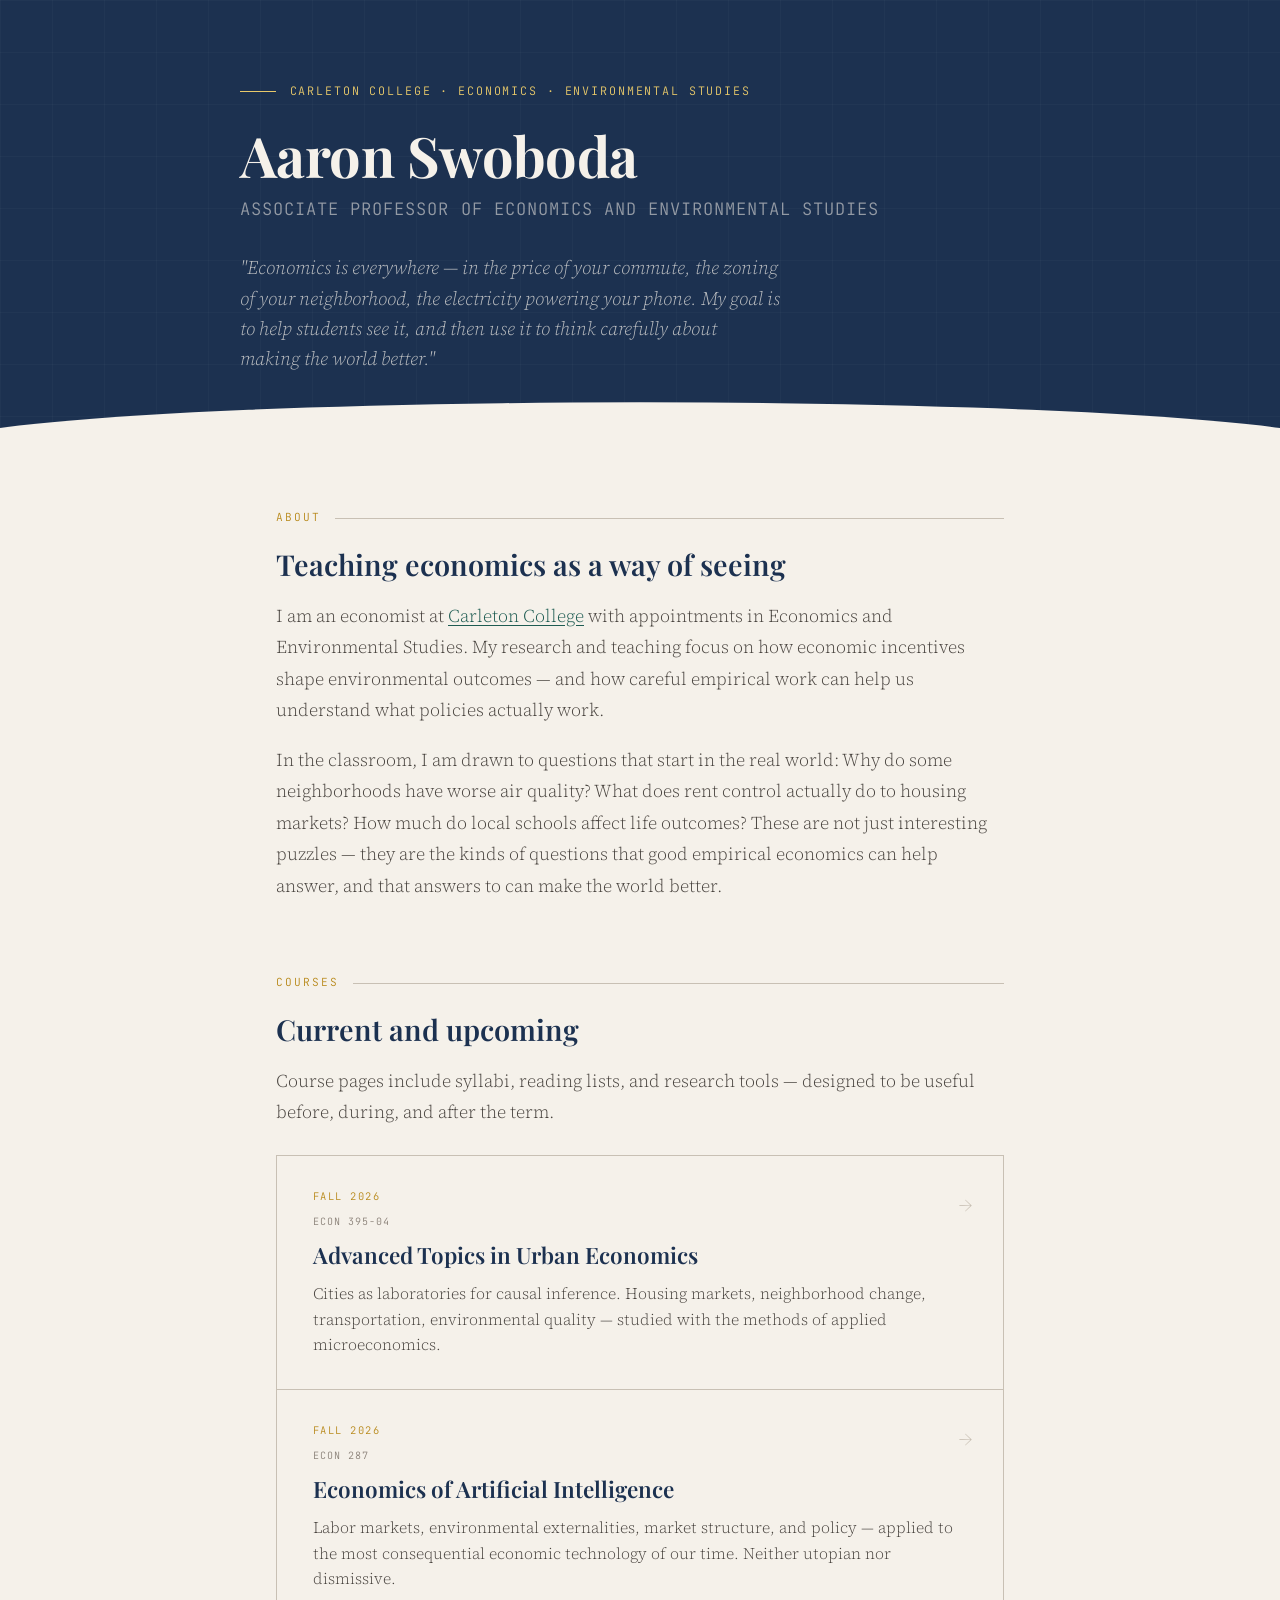
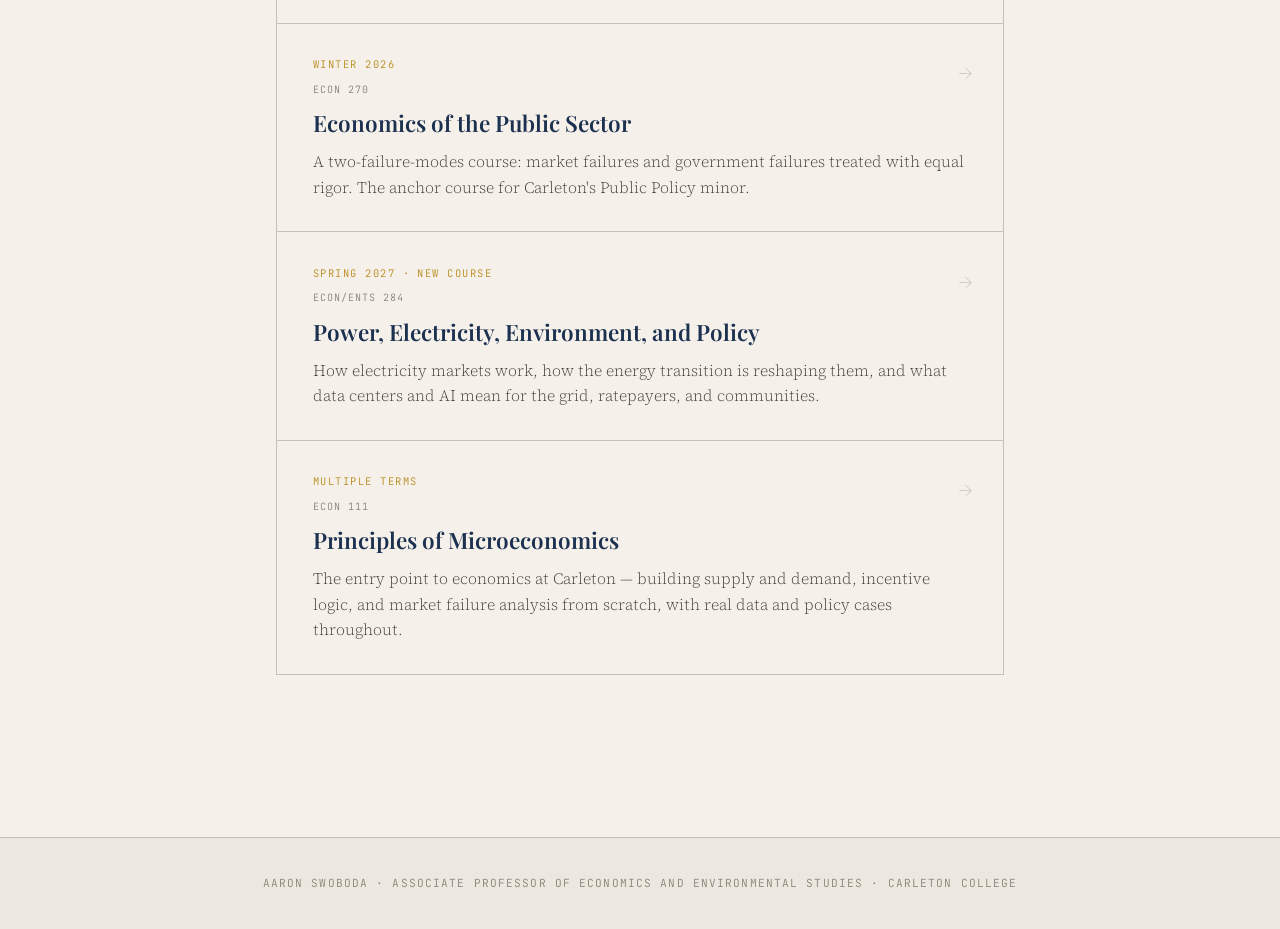
<file: index.html>
<!DOCTYPE html>
<html lang="en">
<head>
<meta charset="UTF-8">
<meta name="viewport" content="width=device-width, initial-scale=1.0">
<title>Aaron Swoboda · Carleton College</title>
<link rel="preconnect" href="https://fonts.googleapis.com">
<link href="https://fonts.googleapis.com/css2?family=Playfair+Display:ital,wght@0,400;0,600;0,700;1,400;1,600&family=Source+Serif+4:ital,opsz,wght@0,8..60,300;0,8..60,400;0,8..60,600;1,8..60,300;1,8..60,400&family=JetBrains+Mono:wght@400;500&display=swap" rel="stylesheet">
<link rel="stylesheet" href="styles.css">
<style>
  /* ── HEADER SUBTITLE ─────────────────────────── */
  .header-subtitle {
    font-size: 0.95rem;
    font-weight: 300;
    color: rgba(245,241,234,0.55);
    font-family: var(--mono);
    letter-spacing: 0.06em;
    text-transform: uppercase;
    margin-top: -0.75rem;
    margin-bottom: 1.5rem;
  }

  /* ── COURSE CARDS ────────────────────────────── */
  .courses-grid {
    display: grid;
    grid-template-columns: 1fr;
    gap: 1px;
    background: var(--rule);
    border: 1px solid var(--rule);
    margin-top: 1.5rem;
  }
  .course-card {
    background: var(--bg);
    padding: 1.75rem 2rem;
    text-decoration: none;
    display: block;
    transition: background 0.18s ease;
    position: relative;
  }
  .course-card:hover { background: var(--bg-warm); }
  .course-card::after {
    content: '→';
    position: absolute;
    top: 1.75rem; right: 1.75rem;
    font-size: 1.1rem;
    color: var(--rule);
    transition: color 0.15s, transform 0.15s;
  }
  .course-card:hover::after { color: var(--teal); transform: translateX(4px); }
  .course-meta {
    font-family: var(--mono);
    font-size: 0.58rem;
    letter-spacing: 0.14em;
    text-transform: uppercase;
    color: var(--gold);
    margin-bottom: 0.4rem;
  }
  .course-number {
    font-family: var(--mono);
    font-size: 0.56rem;
    letter-spacing: 0.1em;
    text-transform: uppercase;
    color: var(--ink-light);
    margin-bottom: 0.6rem;
  }
  .course-title {
    font-family: var(--serif);
    font-size: 1.25rem;
    font-weight: 600;
    color: var(--navy);
    line-height: 1.3;
    margin-bottom: 0.6rem;
    padding-right: 2.5rem;
  }
  .course-desc {
    font-size: 0.88rem;
    color: var(--ink-mid);
    line-height: 1.6;
    margin: 0;
  }

  /* ── RESPONSIVE ──────────────────────────────── */
  @media (max-width: 700px) {
    .course-card { padding: 1.35rem 1.25rem; }
    .course-card::after { top: 1.35rem; right: 1.25rem; }
  }
</style>
</head>
<body>

<header>
  <div class="header-inner">
    <div class="header-tag">Carleton College · Economics · Environmental Studies</div>
    <h1>Aaron Swoboda</h1>
    <p class="header-subtitle">Associate Professor of Economics and Environmental Studies</p>
    <p class="tagline">"Economics is everywhere — in the price of your commute, the zoning of your neighborhood, the electricity powering your phone. My goal is to help students see it, and then use it to think carefully about making the world better."</p>
  </div>
</header>

<main>

  <!-- ABOUT -->
  <section>
    <div class="label">About</div>
    <h2>Teaching economics as a way of seeing</h2>
    <p>I am an economist at <a href="https://www.carleton.edu" target="_blank" rel="noopener">Carleton College</a> with appointments in Economics and Environmental Studies. My research and teaching focus on how economic incentives shape environmental outcomes — and how careful empirical work can help us understand what policies actually work.</p>
    <p>In the classroom, I am drawn to questions that start in the real world: Why do some neighborhoods have worse air quality? What does rent control actually do to housing markets? How much do local schools affect life outcomes? These are not just interesting puzzles — they are the kinds of questions that good empirical economics can help answer, and that answers to can make the world better.</p>
  </section>

  <!-- COURSES -->
  <section>
    <div class="label">Courses</div>
    <h2>Current and upcoming</h2>
    <p>Course pages include syllabi, reading lists, and research tools — designed to be useful before, during, and after the term.</p>

    <div class="courses-grid">

      <a class="course-card" href="courses/econ395/">
        <div class="course-meta">Fall 2026</div>
        <div class="course-number">ECON 395-04</div>
        <div class="course-title">Advanced Topics in Urban Economics</div>
        <p class="course-desc">Cities as laboratories for causal inference. Housing markets, neighborhood change, transportation, environmental quality — studied with the methods of applied microeconomics.</p>
      </a>

      <a class="course-card" href="courses/econ287/">
        <div class="course-meta">Fall 2026</div>
        <div class="course-number">ECON 287</div>
        <div class="course-title">Economics of Artificial Intelligence</div>
        <p class="course-desc">Labor markets, environmental externalities, market structure, and policy — applied to the most consequential economic technology of our time. Neither utopian nor dismissive.</p>
      </a>

      <a class="course-card" href="courses/econ270/">
        <div class="course-meta">Winter 2026</div>
        <div class="course-number">ECON 270</div>
        <div class="course-title">Economics of the Public Sector</div>
        <p class="course-desc">A two-failure-modes course: market failures and government failures treated with equal rigor. The anchor course for Carleton's Public Policy minor.</p>
      </a>

      <a class="course-card" href="courses/econ284/">
        <div class="course-meta">Spring 2027 · New Course</div>
        <div class="course-number">ECON/ENTS 284</div>
        <div class="course-title">Power, Electricity, Environment, and Policy</div>
        <p class="course-desc">How electricity markets work, how the energy transition is reshaping them, and what data centers and AI mean for the grid, ratepayers, and communities.</p>
      </a>

      <a class="course-card" href="courses/econ111/">
        <div class="course-meta">Multiple Terms</div>
        <div class="course-number">ECON 111</div>
        <div class="course-title">Principles of Microeconomics</div>
        <p class="course-desc">The entry point to economics at Carleton — building supply and demand, incentive logic, and market failure analysis from scratch, with real data and policy cases throughout.</p>
      </a>

    </div>
  </section>

</main>

<footer>
  <p>Aaron Swoboda · Associate Professor of Economics and Environmental Studies · Carleton College</p>
</footer>

</body>
</html>
</file>
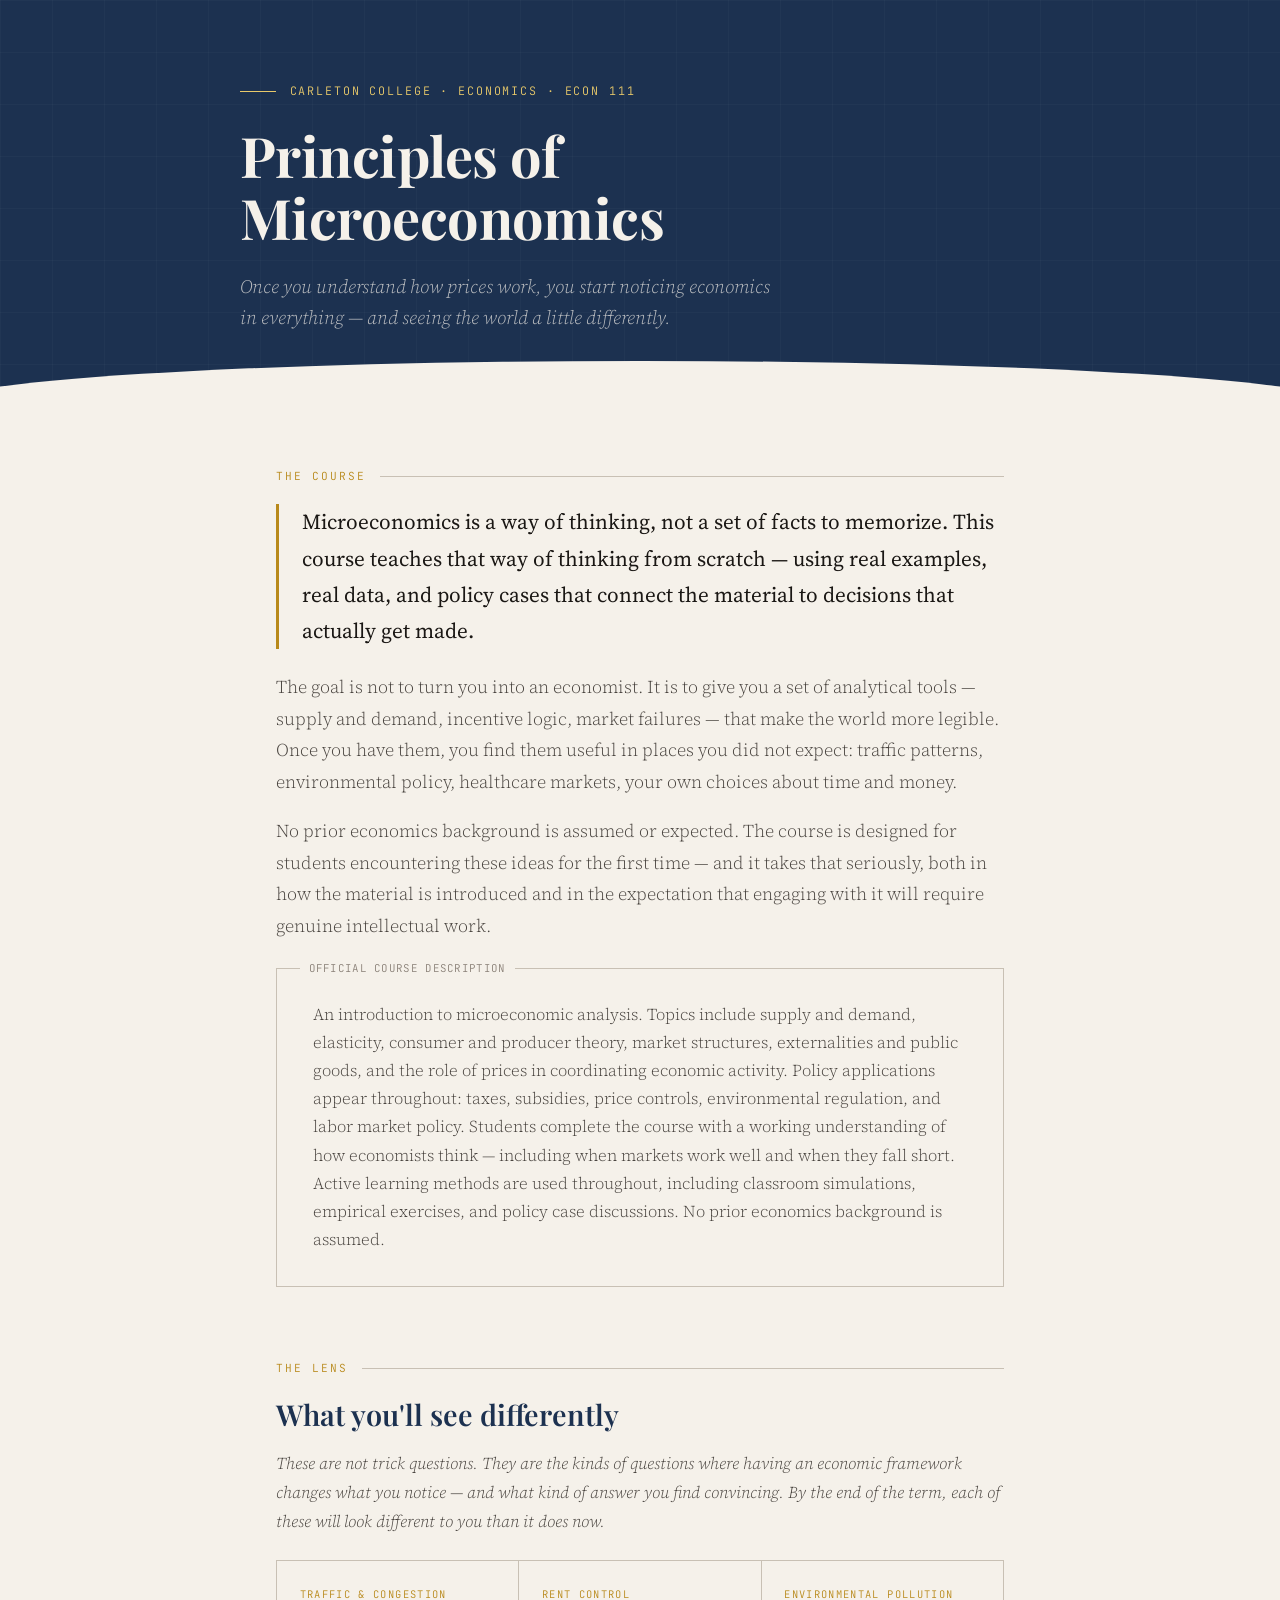
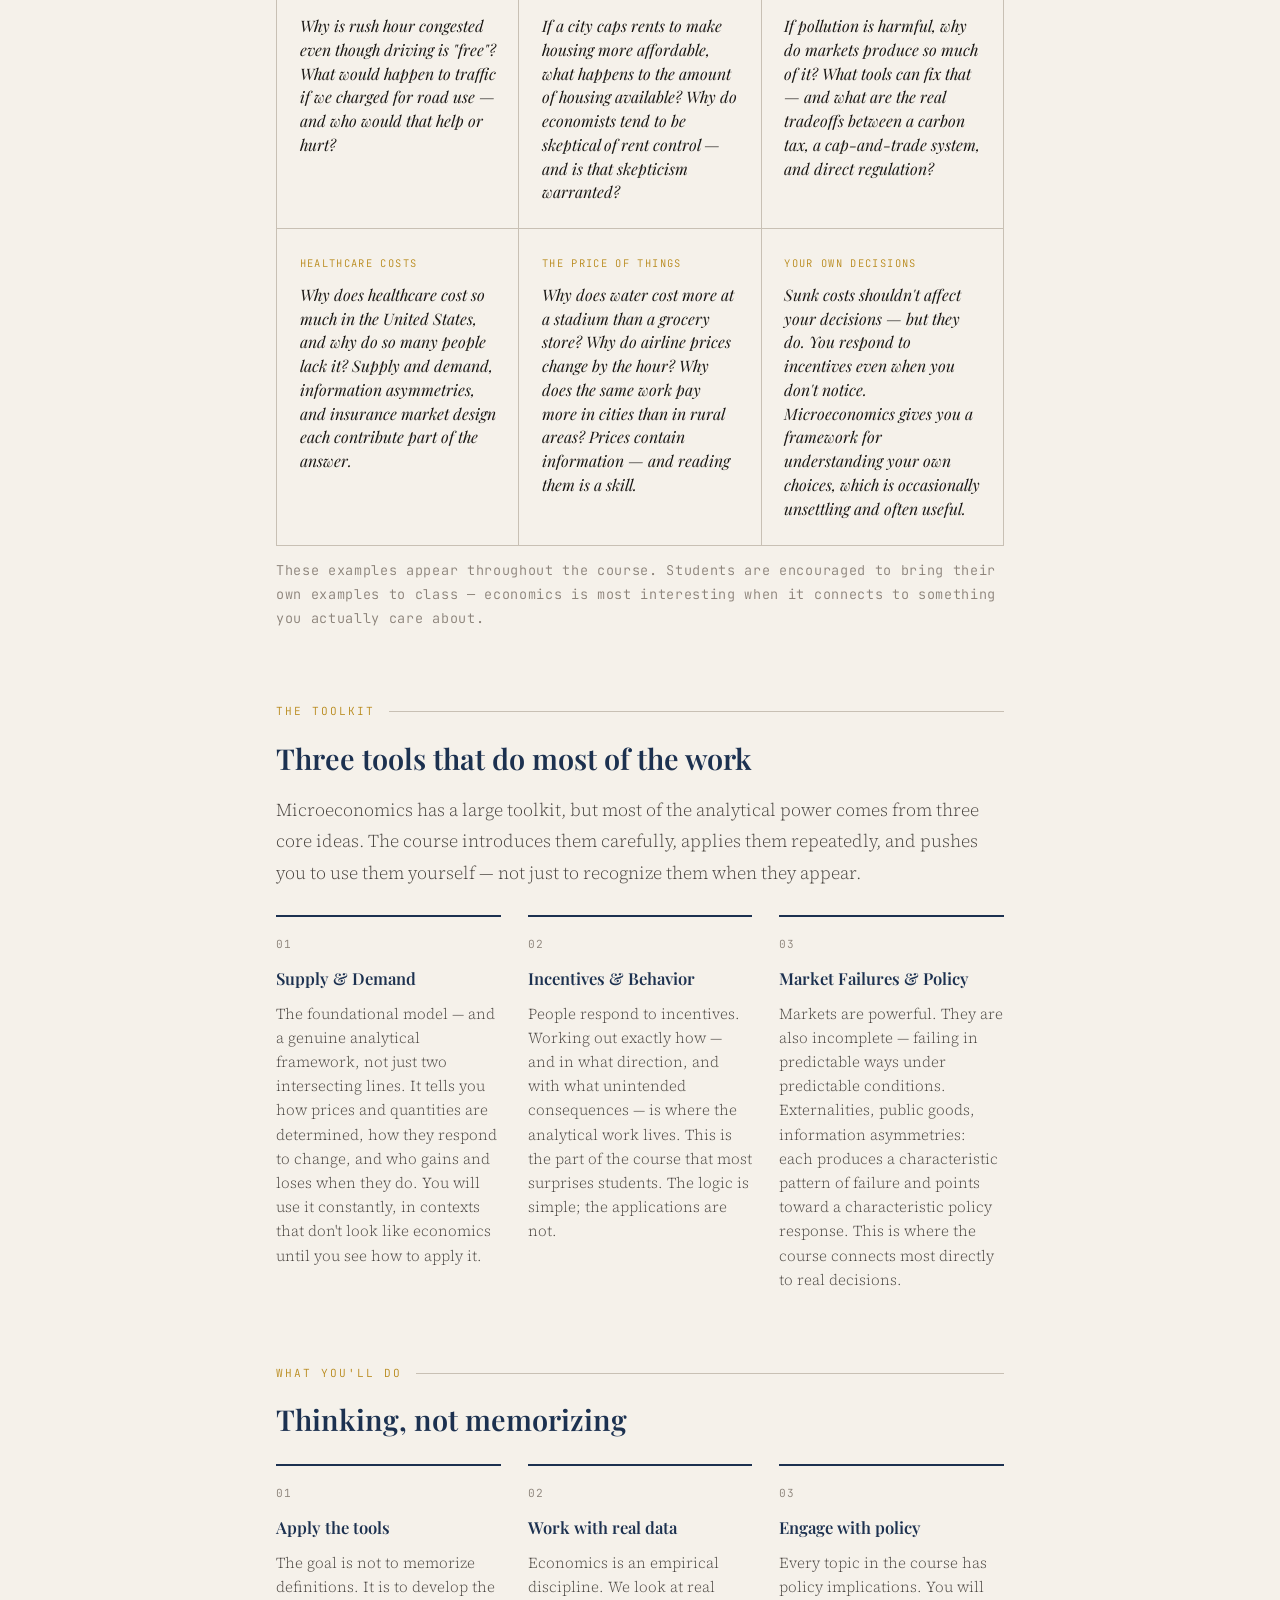
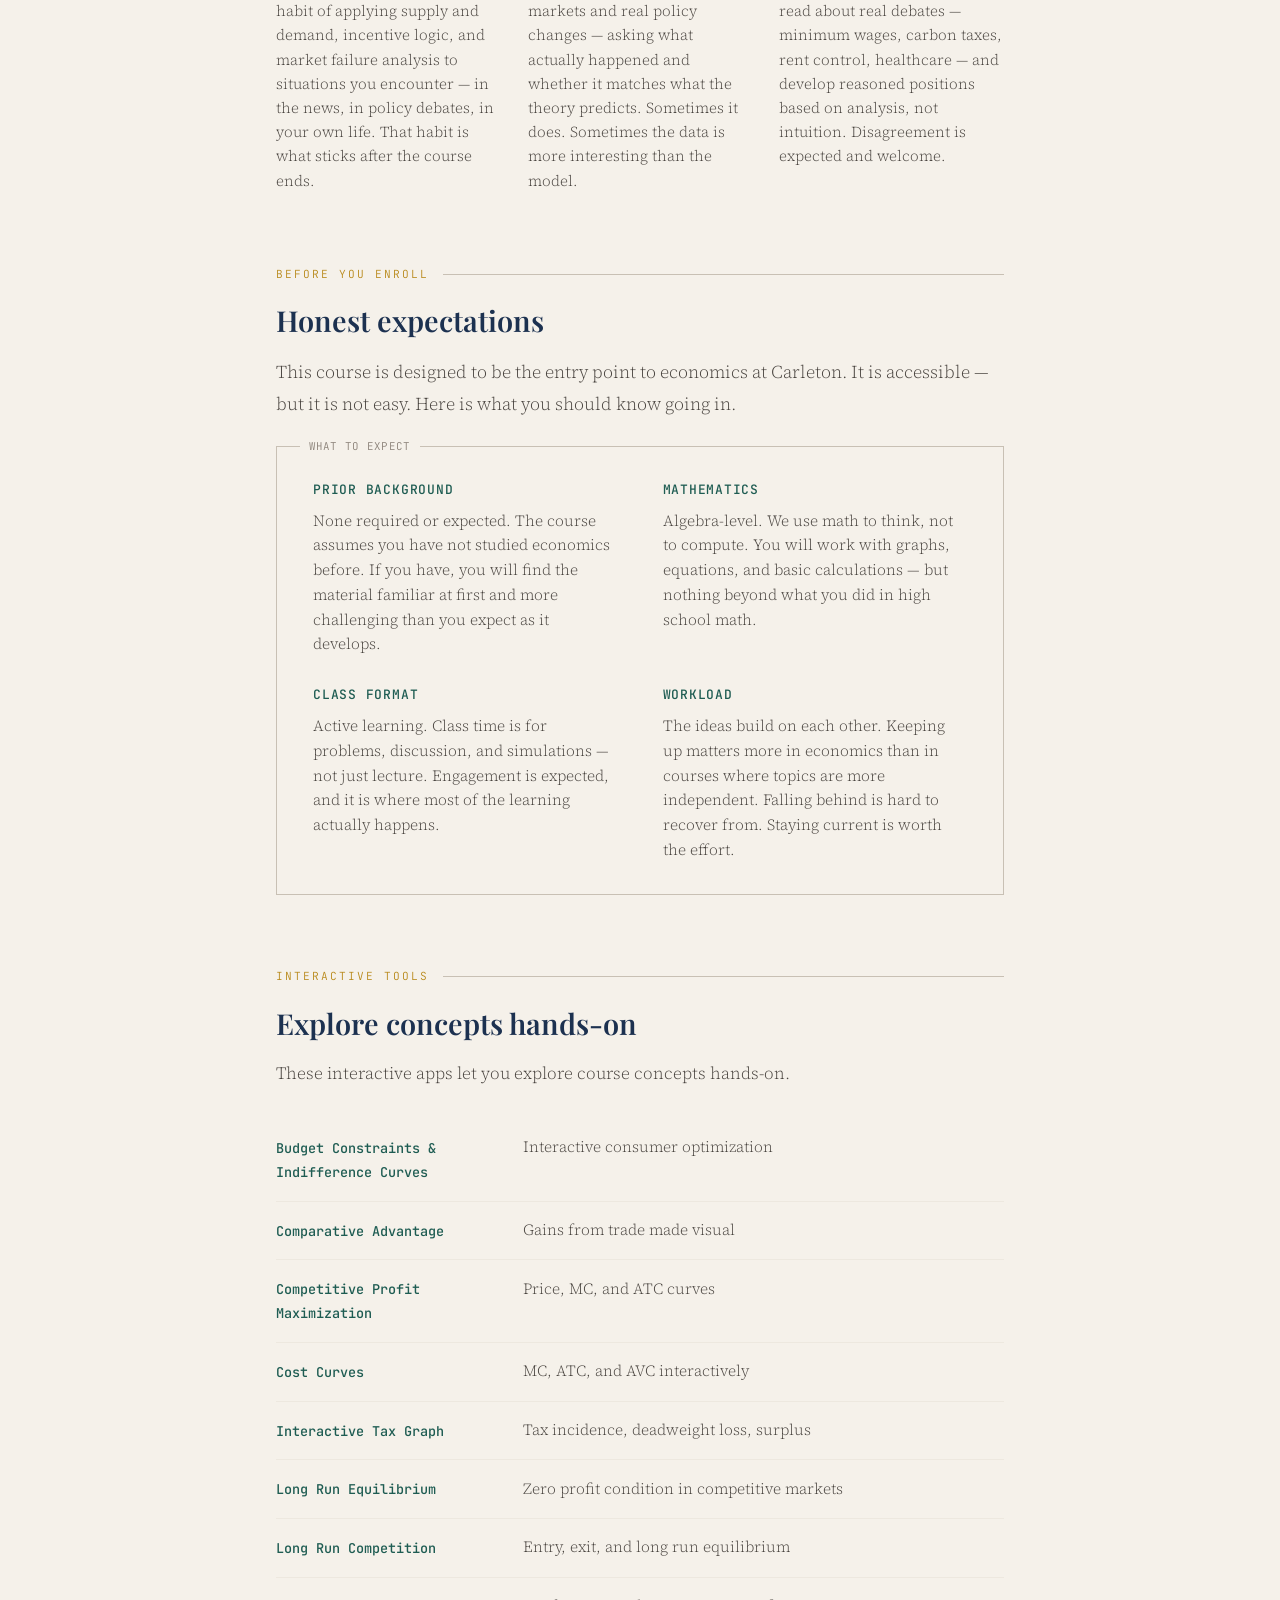
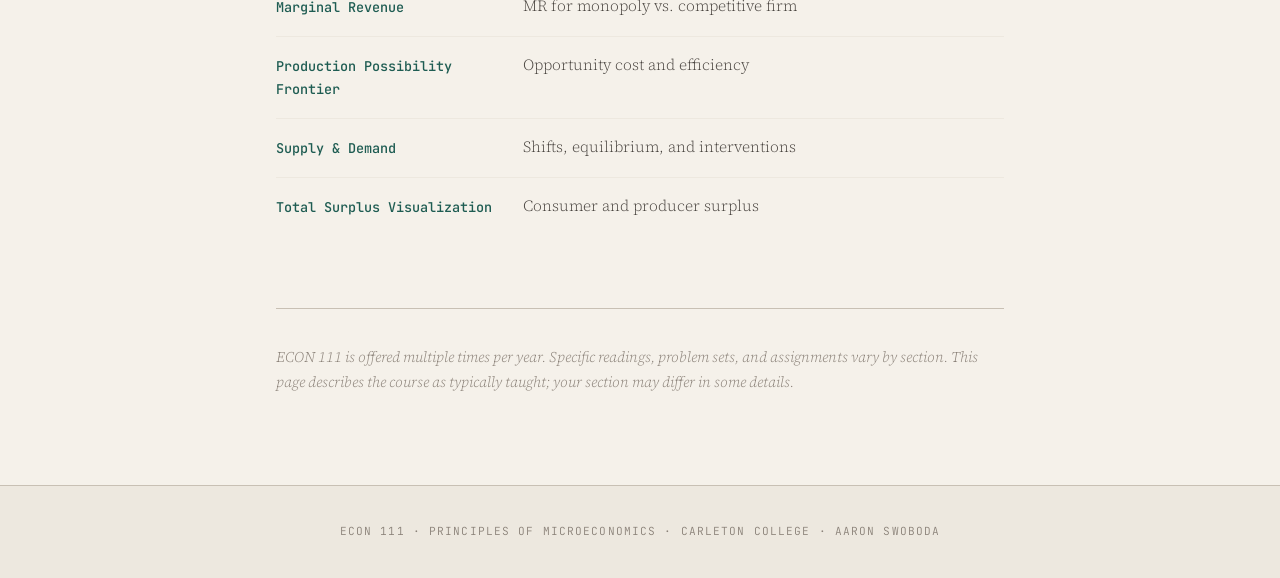
<file: courses/econ111/index.html>
<!DOCTYPE html>
<html lang="en">
<head>
<meta charset="UTF-8">
<meta name="viewport" content="width=device-width, initial-scale=1.0">
<title>ECON 111 · Principles of Microeconomics · Carleton College</title>
<link rel="preconnect" href="https://fonts.googleapis.com">
<link href="https://fonts.googleapis.com/css2?family=Playfair+Display:ital,wght@0,400;0,600;0,700;1,400;1,600&family=Source+Serif+4:ital,opsz,wght@0,8..60,300;0,8..60,400;0,8..60,600;1,8..60,300;1,8..60,400&family=JetBrains+Mono:wght@400;500&display=swap" rel="stylesheet">
<link rel="stylesheet" href="../../styles.css">
<style>
  /* ── CATALOG QUOTE ────────────────────────────── */
  .catalog-block {
    border: 1px solid var(--rule);
    padding: 1.75rem 2rem;
    margin-top: 1.5rem;
    position: relative;
  }
  .catalog-block::before {
    content: 'Official course description';
    position: absolute;
    top: -0.55rem; left: 1.25rem;
    background: var(--bg);
    padding: 0 0.5rem;
    font-family: var(--mono);
    font-size: 0.6rem;
    letter-spacing: 0.12em;
    text-transform: uppercase;
    color: var(--ink-light);
  }
  .catalog-block p {
    font-size: 0.92rem;
    line-height: 1.7;
    color: var(--ink-mid);
    margin: 0;
  }

  /* ── QUESTION CARDS ───────────────────────────── */
  .q-intro {
    font-size: 0.92rem;
    color: var(--ink-mid);
    margin-bottom: 1.25rem;
    font-style: italic;
  }
  .q-grid {
    display: grid;
    grid-template-columns: 1fr 1fr 1fr;
    gap: 1px;
    background: var(--rule);
    border: 1px solid var(--rule);
    margin-bottom: 0.75rem;
  }
  .q-card {
    background: var(--bg);
    padding: 1.35rem 1.25rem;
    transition: background 0.18s ease;
  }
  .q-card:hover { background: var(--bg-warm); }
  .q-topic {
    font-family: var(--mono);
    font-size: 0.58rem;
    letter-spacing: 0.13em;
    text-transform: uppercase;
    color: var(--gold);
    margin-bottom: 0.6rem;
  }
  .q-text {
    font-family: var(--serif);
    font-size: 0.88rem;
    font-style: italic;
    line-height: 1.5;
    color: var(--ink);
    margin: 0;
  }
  .fine-note {
    font-size: 0.75rem;
    color: var(--ink-light);
    font-family: var(--mono);
    letter-spacing: 0.05em;
    margin-top: 0.75rem;
  }

  /* ── PILLARS ─────────────────────────────────── */
  .pillars {
    display: grid;
    grid-template-columns: 1fr 1fr 1fr;
    gap: 1.5rem;
    margin-top: 1.5rem;
  }
  .pillar { border-top: 2px solid var(--navy); padding-top: 1rem; }
  .pillar-num {
    font-family: var(--mono);
    font-size: 0.62rem;
    letter-spacing: 0.1em;
    color: var(--ink-light);
    margin-bottom: 0.5rem;
  }
  .pillar h3 { font-size: 0.92rem; margin-top: 0; margin-bottom: 0.5rem; color: var(--navy); }
  .pillar p  { font-size: 0.84rem; line-height: 1.6; margin: 0; }

  /* ── WHAT TO EXPECT BOX ──────────────────────── */
  .expect-box {
    border: 1px solid var(--rule);
    padding: 1.75rem 2rem;
    margin-top: 1.5rem;
    display: grid;
    grid-template-columns: 1fr 1fr;
    gap: 1.5rem 2.5rem;
    position: relative;
  }
  .expect-box::before {
    content: 'What to expect';
    position: absolute;
    top: -0.55rem; left: 1.25rem;
    background: var(--bg);
    padding: 0 0.5rem;
    font-family: var(--mono);
    font-size: 0.6rem;
    letter-spacing: 0.12em;
    text-transform: uppercase;
    color: var(--ink-light);
  }
  .expect-item h3 {
    font-family: var(--mono);
    font-size: 0.72rem;
    font-weight: 500;
    letter-spacing: 0.06em;
    text-transform: uppercase;
    color: var(--teal);
    margin-top: 0;
    margin-bottom: 0.4rem;
  }
  .expect-item p {
    font-size: 0.86rem;
    color: var(--ink-mid);
    line-height: 1.6;
    margin: 0;
  }

  /* ── DISCLAIMER ──────────────────────────────── */
  .disclaimer {
    border-top: 1px solid var(--rule);
    padding-top: 2rem;
    margin-top: 1rem;
  }
  .disclaimer p {
    font-size: 0.82rem;
    font-style: italic;
    color: var(--ink-light);
    line-height: 1.7;
  }

  /* ── TOOLS ───────────────────────────────────── */
  .tools-intro {
    font-size: 0.95rem;
    color: var(--ink-mid);
    margin-bottom: 1.75rem;
    line-height: 1.7;
  }
  .tool-row {
    display: grid;
    grid-template-columns: 220px 1fr;
    gap: 0.5rem 1.5rem;
    padding: 0.9rem 0;
    border-bottom: 1px solid var(--bg-warm);
    align-items: start;
  }
  .tool-row:last-child { border-bottom: none; }
  .tool-name {
    font-family: var(--mono);
    font-size: 0.75rem;
    font-weight: 500;
    padding-top: 0.1rem;
  }
  .tool-name a { color: var(--teal); text-decoration: none; }
  .tool-name a:hover { text-decoration: underline; }
  .tool-desc {
    font-size: 0.86rem;
    color: var(--ink-mid);
    line-height: 1.6;
    margin: 0;
  }

  /* ── RESPONSIVE ──────────────────────────────── */
  @media (max-width: 700px) {
    .q-grid      { grid-template-columns: 1fr; }
    .pillars     { grid-template-columns: 1fr; }
    .expect-box  { grid-template-columns: 1fr; }
    .tool-row    { grid-template-columns: 1fr; }
  }
</style>
</head>
<body>

<header>
  <div class="header-inner">
    <div class="header-tag">Carleton College · Economics · ECON 111</div>
    <h1>Principles of<br>Microeconomics</h1>
    <p class="tagline">Once you understand how prices work, you start noticing economics in everything — and seeing the world a little differently.</p>
  </div>
</header>

<main>

  <!-- THE COURSE -->
  <section>
    <div class="label">The Course</div>
    <p class="lede">Microeconomics is a way of thinking, not a set of facts to memorize. This course teaches that way of thinking from scratch — using real examples, real data, and policy cases that connect the material to decisions that actually get made.</p>
    <p>The goal is not to turn you into an economist. It is to give you a set of analytical tools — supply and demand, incentive logic, market failures — that make the world more legible. Once you have them, you find them useful in places you did not expect: traffic patterns, environmental policy, healthcare markets, your own choices about time and money.</p>
    <p>No prior economics background is assumed or expected. The course is designed for students encountering these ideas for the first time — and it takes that seriously, both in how the material is introduced and in the expectation that engaging with it will require genuine intellectual work.</p>

    <div class="catalog-block">
      <p>An introduction to microeconomic analysis. Topics include supply and demand, elasticity, consumer and producer theory, market structures, externalities and public goods, and the role of prices in coordinating economic activity. Policy applications appear throughout: taxes, subsidies, price controls, environmental regulation, and labor market policy. Students complete the course with a working understanding of how economists think — including when markets work well and when they fall short. Active learning methods are used throughout, including classroom simulations, empirical exercises, and policy case discussions. No prior economics background is assumed.</p>
    </div>
  </section>

  <!-- WHAT YOU'LL SEE DIFFERENTLY -->
  <section>
    <div class="label">The Lens</div>
    <h2>What you'll see differently</h2>
    <p class="q-intro">These are not trick questions. They are the kinds of questions where having an economic framework changes what you notice — and what kind of answer you find convincing. By the end of the term, each of these will look different to you than it does now.</p>

    <div class="q-grid">
      <div class="q-card">
        <div class="q-topic">Traffic &amp; Congestion</div>
        <p class="q-text">Why is rush hour congested even though driving is "free"? What would happen to traffic if we charged for road use — and who would that help or hurt?</p>
      </div>
      <div class="q-card">
        <div class="q-topic">Rent Control</div>
        <p class="q-text">If a city caps rents to make housing more affordable, what happens to the amount of housing available? Why do economists tend to be skeptical of rent control — and is that skepticism warranted?</p>
      </div>
      <div class="q-card">
        <div class="q-topic">Environmental Pollution</div>
        <p class="q-text">If pollution is harmful, why do markets produce so much of it? What tools can fix that — and what are the real tradeoffs between a carbon tax, a cap-and-trade system, and direct regulation?</p>
      </div>
      <div class="q-card">
        <div class="q-topic">Healthcare Costs</div>
        <p class="q-text">Why does healthcare cost so much in the United States, and why do so many people lack it? Supply and demand, information asymmetries, and insurance market design each contribute part of the answer.</p>
      </div>
      <div class="q-card">
        <div class="q-topic">The Price of Things</div>
        <p class="q-text">Why does water cost more at a stadium than a grocery store? Why do airline prices change by the hour? Why does the same work pay more in cities than in rural areas? Prices contain information — and reading them is a skill.</p>
      </div>
      <div class="q-card">
        <div class="q-topic">Your Own Decisions</div>
        <p class="q-text">Sunk costs shouldn't affect your decisions — but they do. You respond to incentives even when you don't notice. Microeconomics gives you a framework for understanding your own choices, which is occasionally unsettling and often useful.</p>
      </div>
    </div>
    <p class="fine-note">These examples appear throughout the course. Students are encouraged to bring their own examples to class — economics is most interesting when it connects to something you actually care about.</p>
  </section>

  <!-- THE TOOLKIT -->
  <section>
    <div class="label">The Toolkit</div>
    <h2>Three tools that do most of the work</h2>
    <p>Microeconomics has a large toolkit, but most of the analytical power comes from three core ideas. The course introduces them carefully, applies them repeatedly, and pushes you to use them yourself — not just to recognize them when they appear.</p>
    <div class="pillars">
      <div class="pillar">
        <div class="pillar-num">01</div>
        <h3>Supply &amp; Demand</h3>
        <p>The foundational model — and a genuine analytical framework, not just two intersecting lines. It tells you how prices and quantities are determined, how they respond to change, and who gains and loses when they do. You will use it constantly, in contexts that don't look like economics until you see how to apply it.</p>
      </div>
      <div class="pillar">
        <div class="pillar-num">02</div>
        <h3>Incentives &amp; Behavior</h3>
        <p>People respond to incentives. Working out exactly how — and in what direction, and with what unintended consequences — is where the analytical work lives. This is the part of the course that most surprises students. The logic is simple; the applications are not.</p>
      </div>
      <div class="pillar">
        <div class="pillar-num">03</div>
        <h3>Market Failures &amp; Policy</h3>
        <p>Markets are powerful. They are also incomplete — failing in predictable ways under predictable conditions. Externalities, public goods, information asymmetries: each produces a characteristic pattern of failure and points toward a characteristic policy response. This is where the course connects most directly to real decisions.</p>
      </div>
    </div>
  </section>

  <!-- WHAT YOU DO -->
  <section>
    <div class="label">What You'll Do</div>
    <h2>Thinking, not memorizing</h2>
    <div class="pillars">
      <div class="pillar">
        <div class="pillar-num">01</div>
        <h3>Apply the tools</h3>
        <p>The goal is not to memorize definitions. It is to develop the habit of applying supply and demand, incentive logic, and market failure analysis to situations you encounter — in the news, in policy debates, in your own life. That habit is what sticks after the course ends.</p>
      </div>
      <div class="pillar">
        <div class="pillar-num">02</div>
        <h3>Work with real data</h3>
        <p>Economics is an empirical discipline. We look at real markets and real policy changes — asking what actually happened and whether it matches what the theory predicts. Sometimes it does. Sometimes the data is more interesting than the model.</p>
      </div>
      <div class="pillar">
        <div class="pillar-num">03</div>
        <h3>Engage with policy</h3>
        <p>Every topic in the course has policy implications. You will read about real debates — minimum wages, carbon taxes, rent control, healthcare — and develop reasoned positions based on analysis, not intuition. Disagreement is expected and welcome.</p>
      </div>
    </div>
  </section>

  <!-- WHAT TO EXPECT -->
  <section>
    <div class="label">Before You Enroll</div>
    <h2>Honest expectations</h2>
    <p>This course is designed to be the entry point to economics at Carleton. It is accessible — but it is not easy. Here is what you should know going in.</p>

    <div class="expect-box">
      <div class="expect-item">
        <h3>Prior Background</h3>
        <p>None required or expected. The course assumes you have not studied economics before. If you have, you will find the material familiar at first and more challenging than you expect as it develops.</p>
      </div>
      <div class="expect-item">
        <h3>Mathematics</h3>
        <p>Algebra-level. We use math to think, not to compute. You will work with graphs, equations, and basic calculations — but nothing beyond what you did in high school math.</p>
      </div>
      <div class="expect-item">
        <h3>Class Format</h3>
        <p>Active learning. Class time is for problems, discussion, and simulations — not just lecture. Engagement is expected, and it is where most of the learning actually happens.</p>
      </div>
      <div class="expect-item">
        <h3>Workload</h3>
        <p>The ideas build on each other. Keeping up matters more in economics than in courses where topics are more independent. Falling behind is hard to recover from. Staying current is worth the effort.</p>
      </div>
    </div>
  </section>

  <!-- INTERACTIVE TOOLS -->
  <section>
    <div class="label">Interactive Tools</div>
    <h2>Explore concepts hands-on</h2>
    <p class="tools-intro">These interactive apps let you explore course concepts hands-on.</p>

    <div class="tool-row">
      <div class="tool-name"><a href="https://shinyapps.carleton.edu/aswoboda/BCsICs/" target="_blank" rel="noopener">Budget Constraints &amp; Indifference Curves</a></div>
      <p class="tool-desc">Interactive consumer optimization</p>
    </div>
    <div class="tool-row">
      <div class="tool-name"><a href="https://shinyapps.carleton.edu/aswoboda/ComparativeAdvantage/" target="_blank" rel="noopener">Comparative Advantage</a></div>
      <p class="tool-desc">Gains from trade made visual</p>
    </div>
    <div class="tool-row">
      <div class="tool-name"><a href="https://shinyapps.carleton.edu/aswoboda/CompetitiveProfitMaximization/" target="_blank" rel="noopener">Competitive Profit Maximization</a></div>
      <p class="tool-desc">Price, MC, and ATC curves</p>
    </div>
    <div class="tool-row">
      <div class="tool-name"><a href="https://shinyapps.carleton.edu/aswoboda/CostCurves/" target="_blank" rel="noopener">Cost Curves</a></div>
      <p class="tool-desc">MC, ATC, and AVC interactively</p>
    </div>
    <div class="tool-row">
      <div class="tool-name"><a href="https://shinyapps.carleton.edu/aswoboda/InteractiveTaxGraph/" target="_blank" rel="noopener">Interactive Tax Graph</a></div>
      <p class="tool-desc">Tax incidence, deadweight loss, surplus</p>
    </div>
    <div class="tool-row">
      <div class="tool-name"><a href="https://shinyapps.carleton.edu/aswoboda/LR/" target="_blank" rel="noopener">Long Run Equilibrium</a></div>
      <p class="tool-desc">Zero profit condition in competitive markets</p>
    </div>
    <div class="tool-row">
      <div class="tool-name"><a href="https://shinyapps.carleton.edu/aswoboda/LRCompetition/" target="_blank" rel="noopener">Long Run Competition</a></div>
      <p class="tool-desc">Entry, exit, and long run equilibrium</p>
    </div>
    <div class="tool-row">
      <div class="tool-name"><a href="https://shinyapps.carleton.edu/aswoboda/MarginalRevenue/" target="_blank" rel="noopener">Marginal Revenue</a></div>
      <p class="tool-desc">MR for monopoly vs. competitive firm</p>
    </div>
    <div class="tool-row">
      <div class="tool-name"><a href="https://shinyapps.carleton.edu/aswoboda/PPFs/" target="_blank" rel="noopener">Production Possibility Frontier</a></div>
      <p class="tool-desc">Opportunity cost and efficiency</p>
    </div>
    <div class="tool-row">
      <div class="tool-name"><a href="https://shinyapps.carleton.edu/aswoboda/SupplyDemand/" target="_blank" rel="noopener">Supply &amp; Demand</a></div>
      <p class="tool-desc">Shifts, equilibrium, and interventions</p>
    </div>
    <div class="tool-row">
      <div class="tool-name"><a href="https://shinyapps.carleton.edu/aswoboda/TotalSurplusVisualization/" target="_blank" rel="noopener">Total Surplus Visualization</a></div>
      <p class="tool-desc">Consumer and producer surplus</p>
    </div>
  </section>

  <!-- DISCLAIMER -->
  <div class="disclaimer">
    <p>ECON 111 is offered multiple times per year. Specific readings, problem sets, and assignments vary by section. This page describes the course as typically taught; your section may differ in some details.</p>
  </div>

</main>

<footer>
  <p>ECON 111 · Principles of Microeconomics · Carleton College · Aaron Swoboda</p>
</footer>

</body>
</html>
</file>
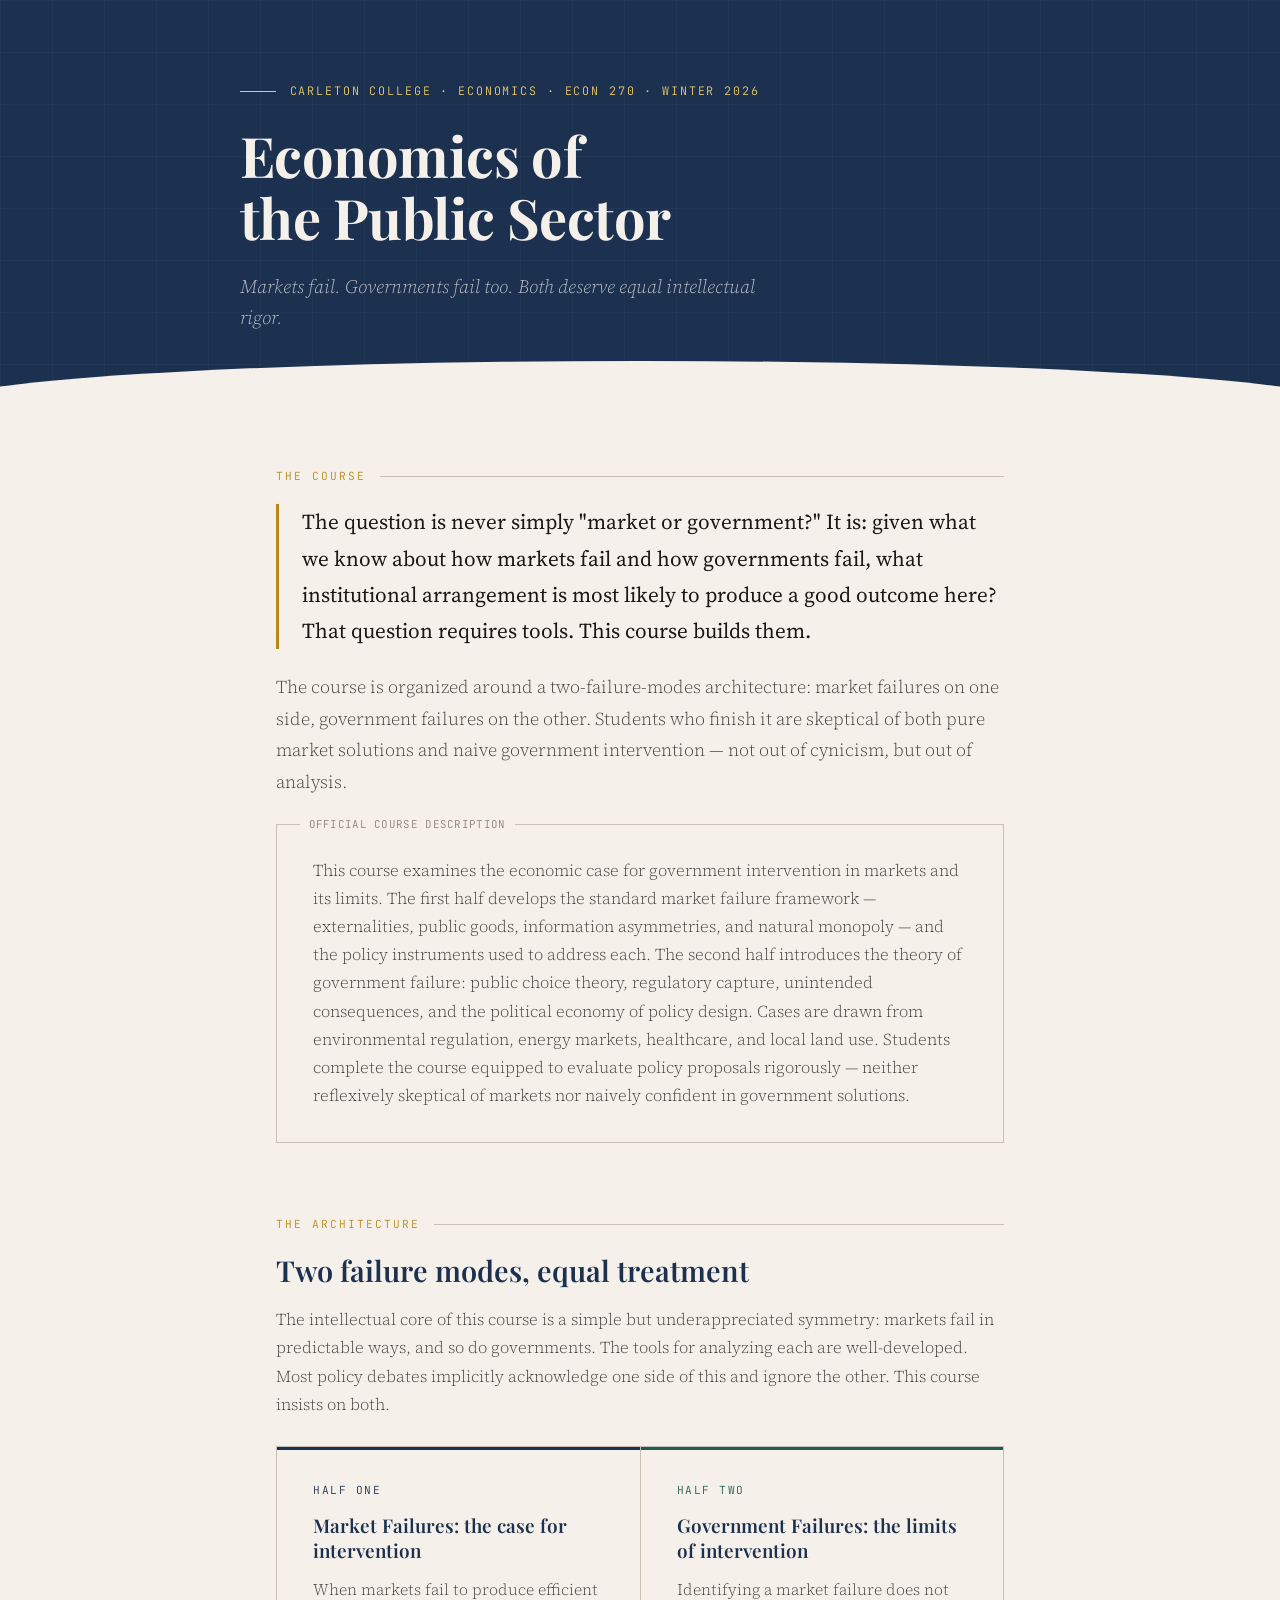
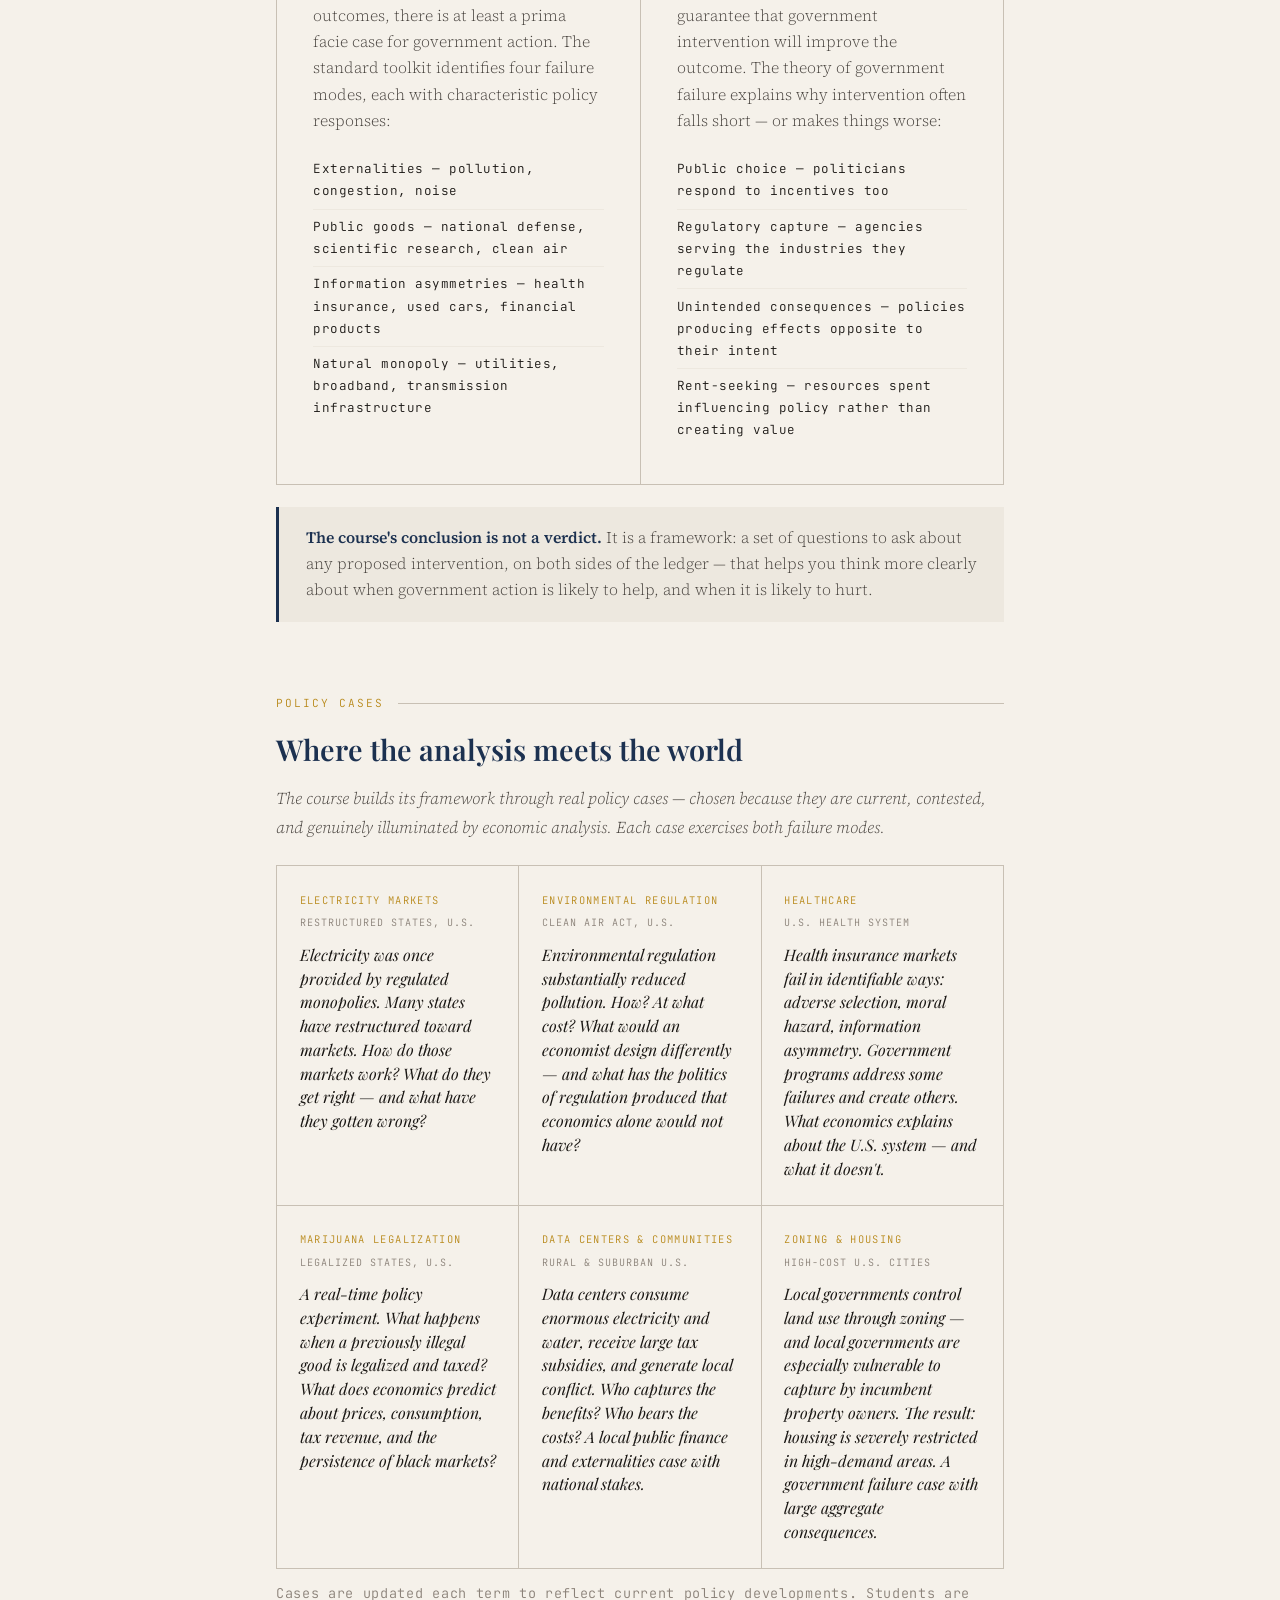
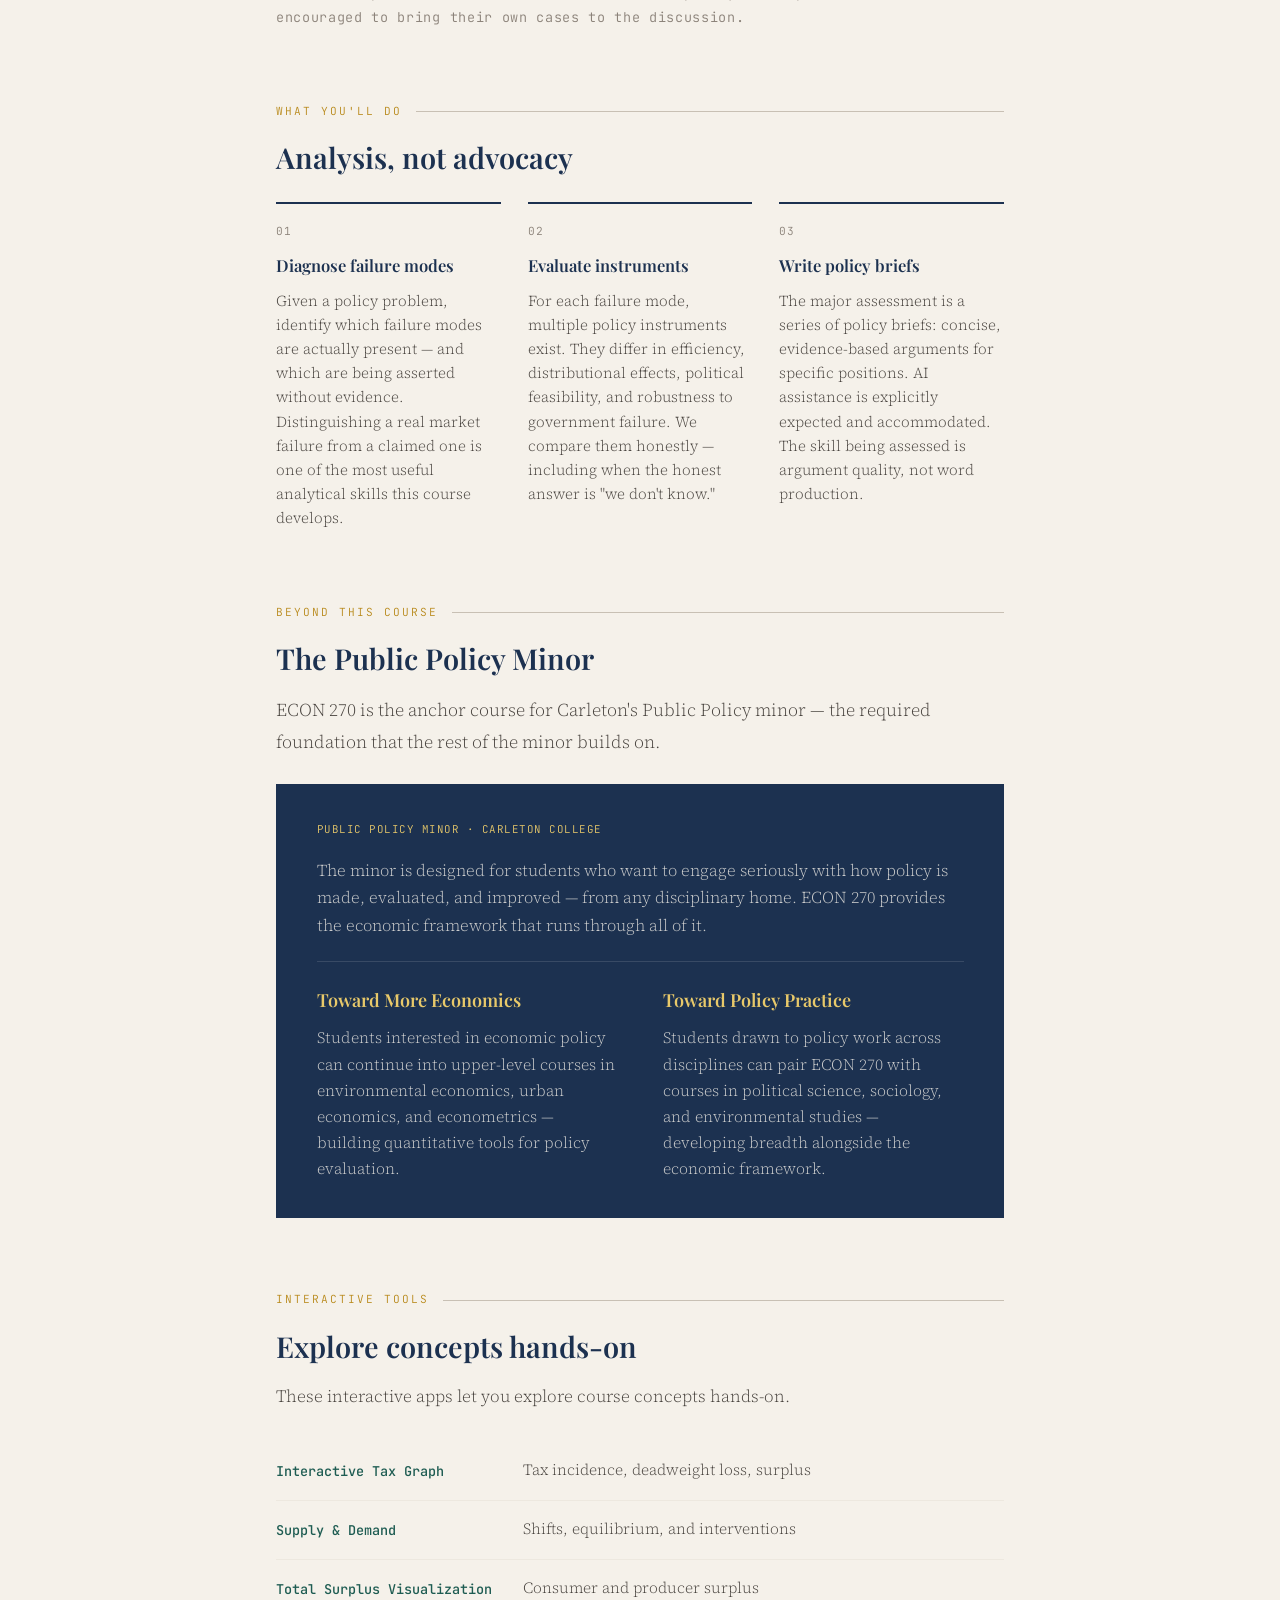
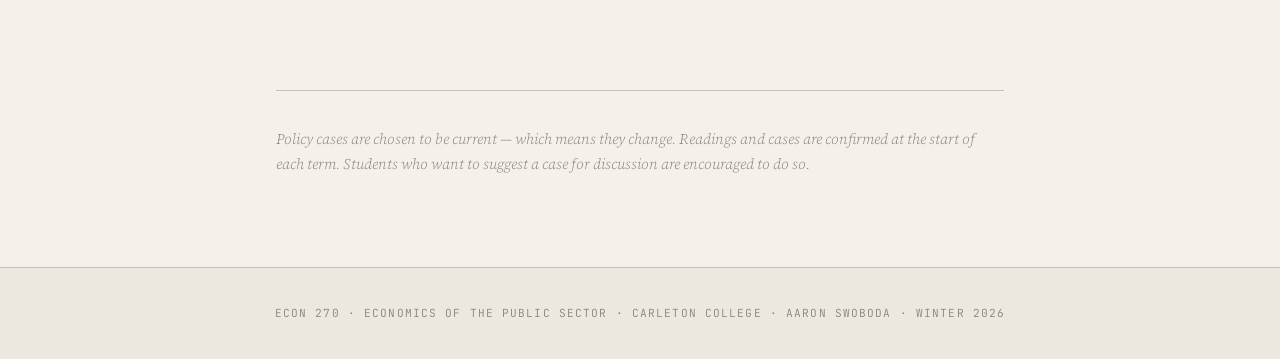
<file: courses/econ270/index.html>
<!DOCTYPE html>
<html lang="en">
<head>
<meta charset="UTF-8">
<meta name="viewport" content="width=device-width, initial-scale=1.0">
<title>ECON 270 · Economics of the Public Sector · Carleton College</title>
<link rel="preconnect" href="https://fonts.googleapis.com">
<link href="https://fonts.googleapis.com/css2?family=Playfair+Display:ital,wght@0,400;0,600;0,700;1,400;1,600&family=Source+Serif+4:ital,opsz,wght@0,8..60,300;0,8..60,400;0,8..60,600;1,8..60,300;1,8..60,400&family=JetBrains+Mono:wght@400;500&display=swap" rel="stylesheet">
<link rel="stylesheet" href="../../styles.css">
<style>
  /* ── CATALOG QUOTE ────────────────────────────── */
  .catalog-block {
    border: 1px solid var(--rule);
    padding: 1.75rem 2rem;
    margin-top: 1.5rem;
    position: relative;
  }
  .catalog-block::before {
    content: 'Official course description';
    position: absolute;
    top: -0.55rem; left: 1.25rem;
    background: var(--bg);
    padding: 0 0.5rem;
    font-family: var(--mono);
    font-size: 0.6rem;
    letter-spacing: 0.12em;
    text-transform: uppercase;
    color: var(--ink-light);
  }
  .catalog-block p {
    font-size: 0.92rem;
    line-height: 1.7;
    color: var(--ink-mid);
    margin: 0;
  }

  /* ── FAILURE MODES ───────────────────────────── */
  .failure-intro {
    font-size: 0.92rem;
    color: var(--ink-mid);
    margin-bottom: 1.5rem;
    line-height: 1.7;
  }
  .failure-modes {
    display: grid;
    grid-template-columns: 1fr 1fr;
    gap: 1px;
    background: var(--rule);
    border: 1px solid var(--rule);
    margin-bottom: 1.25rem;
  }
  .failure-side {
    background: var(--bg);
    padding: 1.75rem 2rem 2rem;
    border-top: 3px solid var(--navy);
  }
  .failure-side--gov { border-top-color: var(--teal); }
  .failure-side-label {
    font-family: var(--mono);
    font-size: 0.62rem;
    letter-spacing: 0.14em;
    text-transform: uppercase;
    color: var(--navy);
    margin-bottom: 0.75rem;
  }
  .failure-side--gov .failure-side-label { color: var(--teal); }
  .failure-heading {
    font-family: var(--serif);
    font-size: 1.05rem;
    font-weight: 600;
    color: var(--navy);
    margin-bottom: 0.75rem;
    line-height: 1.3;
  }
  .failure-body {
    font-size: 0.88rem;
    color: var(--ink-mid);
    line-height: 1.65;
    margin-bottom: 1rem;
  }
  .failure-list {
    list-style: none;
    padding: 0;
    margin: 0;
  }
  .failure-list li {
    font-family: var(--mono);
    font-size: 0.7rem;
    letter-spacing: 0.04em;
    color: var(--ink);
    padding: 0.35rem 0;
    border-bottom: 1px solid var(--bg-warm);
  }
  .failure-list li:last-child { border-bottom: none; }
  .failure-note {
    background: var(--bg-warm);
    border-left: 3px solid var(--navy);
    padding: 1rem 1.5rem;
    font-size: 0.88rem;
    color: var(--ink-mid);
    line-height: 1.65;
  }
  .failure-note strong { color: var(--navy); }

  /* ── QUESTION CARDS ───────────────────────────── */
  .q-intro {
    font-size: 0.92rem;
    color: var(--ink-mid);
    margin-bottom: 1.25rem;
    font-style: italic;
  }
  .q-grid {
    display: grid;
    grid-template-columns: 1fr 1fr 1fr;
    gap: 1px;
    background: var(--rule);
    border: 1px solid var(--rule);
    margin-bottom: 0.75rem;
  }
  .q-card {
    background: var(--bg);
    padding: 1.35rem 1.25rem;
    transition: background 0.18s ease;
  }
  .q-card:hover { background: var(--bg-warm); }
  .q-topic {
    font-family: var(--mono);
    font-size: 0.58rem;
    letter-spacing: 0.13em;
    text-transform: uppercase;
    color: var(--gold);
    margin-bottom: 0.3rem;
  }
  .q-place {
    font-family: var(--mono);
    font-size: 0.56rem;
    letter-spacing: 0.1em;
    text-transform: uppercase;
    color: var(--ink-light);
    margin-bottom: 0.6rem;
  }
  .q-text {
    font-family: var(--serif);
    font-size: 0.88rem;
    font-style: italic;
    line-height: 1.5;
    color: var(--ink);
    margin: 0;
  }
  .fine-note {
    font-size: 0.75rem;
    color: var(--ink-light);
    font-family: var(--mono);
    letter-spacing: 0.05em;
    margin-top: 0.75rem;
  }

  /* ── PILLARS ─────────────────────────────────── */
  .pillars {
    display: grid;
    grid-template-columns: 1fr 1fr 1fr;
    gap: 1.5rem;
    margin-top: 1.5rem;
  }
  .pillar { border-top: 2px solid var(--navy); padding-top: 1rem; }
  .pillar-num {
    font-family: var(--mono);
    font-size: 0.62rem;
    letter-spacing: 0.1em;
    color: var(--ink-light);
    margin-bottom: 0.5rem;
  }
  .pillar h3 { font-size: 0.92rem; margin-top: 0; margin-bottom: 0.5rem; color: var(--navy); }
  .pillar p  { font-size: 0.84rem; line-height: 1.6; margin: 0; }

  /* ── POLICY MINOR BOX ────────────────────────── */
  .minor-box {
    background: var(--navy);
    color: #F5F1EA;
    padding: 2rem 2.25rem;
    margin-top: 1.5rem;
  }
  .minor-box-label {
    font-family: var(--mono);
    font-size: 0.6rem;
    letter-spacing: 0.14em;
    text-transform: uppercase;
    color: var(--gold-lt);
    margin-bottom: 1rem;
  }
  .minor-box h3 {
    color: var(--gold-lt);
    font-family: var(--serif);
    font-size: 1rem;
    font-weight: 600;
    margin-top: 0;
    margin-bottom: 0.5rem;
  }
  .minor-box p {
    color: rgba(245,241,234,0.8);
    font-size: 0.88rem;
    line-height: 1.65;
    margin: 0;
  }
  .minor-box-intro {
    margin-bottom: 1.25rem;
    padding-bottom: 1.25rem;
    border-bottom: 1px solid rgba(255,255,255,0.12);
  }
  .minor-box-intro p { font-size: 0.92rem; }
  .minor-paths {
    display: grid;
    grid-template-columns: 1fr 1fr;
    gap: 1.5rem 2.5rem;
    margin-top: 1.25rem;
  }

  /* ── DISCLAIMER ──────────────────────────────── */
  .disclaimer {
    border-top: 1px solid var(--rule);
    padding-top: 2rem;
    margin-top: 1rem;
  }
  .disclaimer p {
    font-size: 0.82rem;
    font-style: italic;
    color: var(--ink-light);
    line-height: 1.7;
  }

  /* ── TOOLS ───────────────────────────────────── */
  .tools-intro {
    font-size: 0.95rem;
    color: var(--ink-mid);
    margin-bottom: 1.75rem;
    line-height: 1.7;
  }
  .tool-row {
    display: grid;
    grid-template-columns: 220px 1fr;
    gap: 0.5rem 1.5rem;
    padding: 0.9rem 0;
    border-bottom: 1px solid var(--bg-warm);
    align-items: start;
  }
  .tool-row:last-child { border-bottom: none; }
  .tool-name {
    font-family: var(--mono);
    font-size: 0.75rem;
    font-weight: 500;
    padding-top: 0.1rem;
  }
  .tool-name a { color: var(--teal); text-decoration: none; }
  .tool-name a:hover { text-decoration: underline; }
  .tool-desc {
    font-size: 0.86rem;
    color: var(--ink-mid);
    line-height: 1.6;
    margin: 0;
  }

  /* ── RESPONSIVE ──────────────────────────────── */
  @media (max-width: 700px) {
    .failure-modes { grid-template-columns: 1fr; }
    .q-grid        { grid-template-columns: 1fr; }
    .pillars       { grid-template-columns: 1fr; }
    .minor-paths   { grid-template-columns: 1fr; }
    .tool-row      { grid-template-columns: 1fr; }
  }
</style>
</head>
<body>

<header>
  <div class="header-inner">
    <div class="header-tag">Carleton College · Economics · ECON 270 · Winter 2026</div>
    <h1>Economics of<br>the Public Sector</h1>
    <p class="tagline">Markets fail. Governments fail too. Both deserve equal intellectual rigor.</p>
  </div>
</header>

<main>

  <!-- THE COURSE -->
  <section>
    <div class="label">The Course</div>
    <p class="lede">The question is never simply "market or government?" It is: given what we know about how markets fail and how governments fail, what institutional arrangement is most likely to produce a good outcome here? That question requires tools. This course builds them.</p>
    <p>The course is organized around a two-failure-modes architecture: market failures on one side, government failures on the other. Students who finish it are skeptical of both pure market solutions and naive government intervention — not out of cynicism, but out of analysis.</p>

    <div class="catalog-block">
      <p>This course examines the economic case for government intervention in markets and its limits. The first half develops the standard market failure framework — externalities, public goods, information asymmetries, and natural monopoly — and the policy instruments used to address each. The second half introduces the theory of government failure: public choice theory, regulatory capture, unintended consequences, and the political economy of policy design. Cases are drawn from environmental regulation, energy markets, healthcare, and local land use. Students complete the course equipped to evaluate policy proposals rigorously — neither reflexively skeptical of markets nor naively confident in government solutions.</p>
    </div>
  </section>

  <!-- TWO FAILURE MODES -->
  <section>
    <div class="label">The Architecture</div>
    <h2>Two failure modes, equal treatment</h2>
    <p class="failure-intro">The intellectual core of this course is a simple but underappreciated symmetry: markets fail in predictable ways, and so do governments. The tools for analyzing each are well-developed. Most policy debates implicitly acknowledge one side of this and ignore the other. This course insists on both.</p>

    <div class="failure-modes">
      <div class="failure-side">
        <div class="failure-side-label">Half One</div>
        <div class="failure-heading">Market Failures: the case for intervention</div>
        <p class="failure-body">When markets fail to produce efficient outcomes, there is at least a prima facie case for government action. The standard toolkit identifies four failure modes, each with characteristic policy responses:</p>
        <ul class="failure-list">
          <li>Externalities — pollution, congestion, noise</li>
          <li>Public goods — national defense, scientific research, clean air</li>
          <li>Information asymmetries — health insurance, used cars, financial products</li>
          <li>Natural monopoly — utilities, broadband, transmission infrastructure</li>
        </ul>
      </div>
      <div class="failure-side failure-side--gov">
        <div class="failure-side-label">Half Two</div>
        <div class="failure-heading">Government Failures: the limits of intervention</div>
        <p class="failure-body">Identifying a market failure does not guarantee that government intervention will improve the outcome. The theory of government failure explains why intervention often falls short — or makes things worse:</p>
        <ul class="failure-list">
          <li>Public choice — politicians respond to incentives too</li>
          <li>Regulatory capture — agencies serving the industries they regulate</li>
          <li>Unintended consequences — policies producing effects opposite to their intent</li>
          <li>Rent-seeking — resources spent influencing policy rather than creating value</li>
        </ul>
      </div>
    </div>
    <div class="failure-note">
      <strong>The course's conclusion is not a verdict.</strong> It is a framework: a set of questions to ask about any proposed intervention, on both sides of the ledger — that helps you think more clearly about when government action is likely to help, and when it is likely to hurt.
    </div>
  </section>

  <!-- POLICY CASES -->
  <section>
    <div class="label">Policy Cases</div>
    <h2>Where the analysis meets the world</h2>
    <p class="q-intro">The course builds its framework through real policy cases — chosen because they are current, contested, and genuinely illuminated by economic analysis. Each case exercises both failure modes.</p>

    <div class="q-grid">
      <div class="q-card">
        <div class="q-topic">Electricity Markets</div>
        <div class="q-place">Restructured States, U.S.</div>
        <p class="q-text">Electricity was once provided by regulated monopolies. Many states have restructured toward markets. How do those markets work? What do they get right — and what have they gotten wrong?</p>
      </div>
      <div class="q-card">
        <div class="q-topic">Environmental Regulation</div>
        <div class="q-place">Clean Air Act, U.S.</div>
        <p class="q-text">Environmental regulation substantially reduced pollution. How? At what cost? What would an economist design differently — and what has the politics of regulation produced that economics alone would not have?</p>
      </div>
      <div class="q-card">
        <div class="q-topic">Healthcare</div>
        <div class="q-place">U.S. Health System</div>
        <p class="q-text">Health insurance markets fail in identifiable ways: adverse selection, moral hazard, information asymmetry. Government programs address some failures and create others. What economics explains about the U.S. system — and what it doesn't.</p>
      </div>
      <div class="q-card">
        <div class="q-topic">Marijuana Legalization</div>
        <div class="q-place">Legalized States, U.S.</div>
        <p class="q-text">A real-time policy experiment. What happens when a previously illegal good is legalized and taxed? What does economics predict about prices, consumption, tax revenue, and the persistence of black markets?</p>
      </div>
      <div class="q-card">
        <div class="q-topic">Data Centers &amp; Communities</div>
        <div class="q-place">Rural &amp; Suburban U.S.</div>
        <p class="q-text">Data centers consume enormous electricity and water, receive large tax subsidies, and generate local conflict. Who captures the benefits? Who bears the costs? A local public finance and externalities case with national stakes.</p>
      </div>
      <div class="q-card">
        <div class="q-topic">Zoning &amp; Housing</div>
        <div class="q-place">High-Cost U.S. Cities</div>
        <p class="q-text">Local governments control land use through zoning — and local governments are especially vulnerable to capture by incumbent property owners. The result: housing is severely restricted in high-demand areas. A government failure case with large aggregate consequences.</p>
      </div>
    </div>
    <p class="fine-note">Cases are updated each term to reflect current policy developments. Students are encouraged to bring their own cases to the discussion.</p>
  </section>

  <!-- WHAT YOU DO -->
  <section>
    <div class="label">What You'll Do</div>
    <h2>Analysis, not advocacy</h2>
    <div class="pillars">
      <div class="pillar">
        <div class="pillar-num">01</div>
        <h3>Diagnose failure modes</h3>
        <p>Given a policy problem, identify which failure modes are actually present — and which are being asserted without evidence. Distinguishing a real market failure from a claimed one is one of the most useful analytical skills this course develops.</p>
      </div>
      <div class="pillar">
        <div class="pillar-num">02</div>
        <h3>Evaluate instruments</h3>
        <p>For each failure mode, multiple policy instruments exist. They differ in efficiency, distributional effects, political feasibility, and robustness to government failure. We compare them honestly — including when the honest answer is "we don't know."</p>
      </div>
      <div class="pillar">
        <div class="pillar-num">03</div>
        <h3>Write policy briefs</h3>
        <p>The major assessment is a series of policy briefs: concise, evidence-based arguments for specific positions. AI assistance is explicitly expected and accommodated. The skill being assessed is argument quality, not word production.</p>
      </div>
    </div>
  </section>

  <!-- PUBLIC POLICY MINOR -->
  <section>
    <div class="label">Beyond This Course</div>
    <h2>The Public Policy Minor</h2>
    <p>ECON 270 is the anchor course for Carleton's Public Policy minor — the required foundation that the rest of the minor builds on.</p>

    <div class="minor-box">
      <div class="minor-box-label">Public Policy Minor · Carleton College</div>
      <div class="minor-box-intro">
        <p>The minor is designed for students who want to engage seriously with how policy is made, evaluated, and improved — from any disciplinary home. ECON 270 provides the economic framework that runs through all of it.</p>
      </div>
      <div class="minor-paths">
        <div>
          <h3>Toward More Economics</h3>
          <p>Students interested in economic policy can continue into upper-level courses in environmental economics, urban economics, and econometrics — building quantitative tools for policy evaluation.</p>
        </div>
        <div>
          <h3>Toward Policy Practice</h3>
          <p>Students drawn to policy work across disciplines can pair ECON 270 with courses in political science, sociology, and environmental studies — developing breadth alongside the economic framework.</p>
        </div>
      </div>
    </div>
  </section>

  <!-- INTERACTIVE TOOLS -->
  <section>
    <div class="label">Interactive Tools</div>
    <h2>Explore concepts hands-on</h2>
    <p class="tools-intro">These interactive apps let you explore course concepts hands-on.</p>

    <div class="tool-row">
      <div class="tool-name"><a href="https://shinyapps.carleton.edu/aswoboda/InteractiveTaxGraph/" target="_blank" rel="noopener">Interactive Tax Graph</a></div>
      <p class="tool-desc">Tax incidence, deadweight loss, surplus</p>
    </div>
    <div class="tool-row">
      <div class="tool-name"><a href="https://shinyapps.carleton.edu/aswoboda/SupplyDemand/" target="_blank" rel="noopener">Supply &amp; Demand</a></div>
      <p class="tool-desc">Shifts, equilibrium, and interventions</p>
    </div>
    <div class="tool-row">
      <div class="tool-name"><a href="https://shinyapps.carleton.edu/aswoboda/TotalSurplusVisualization/" target="_blank" rel="noopener">Total Surplus Visualization</a></div>
      <p class="tool-desc">Consumer and producer surplus</p>
    </div>
  </section>

  <!-- DISCLAIMER -->
  <div class="disclaimer">
    <p>Policy cases are chosen to be current — which means they change. Readings and cases are confirmed at the start of each term. Students who want to suggest a case for discussion are encouraged to do so.</p>
  </div>

</main>

<footer>
  <p>ECON 270 · Economics of the Public Sector · Carleton College · Aaron Swoboda · Winter 2026</p>
</footer>

</body>
</html>
</file>
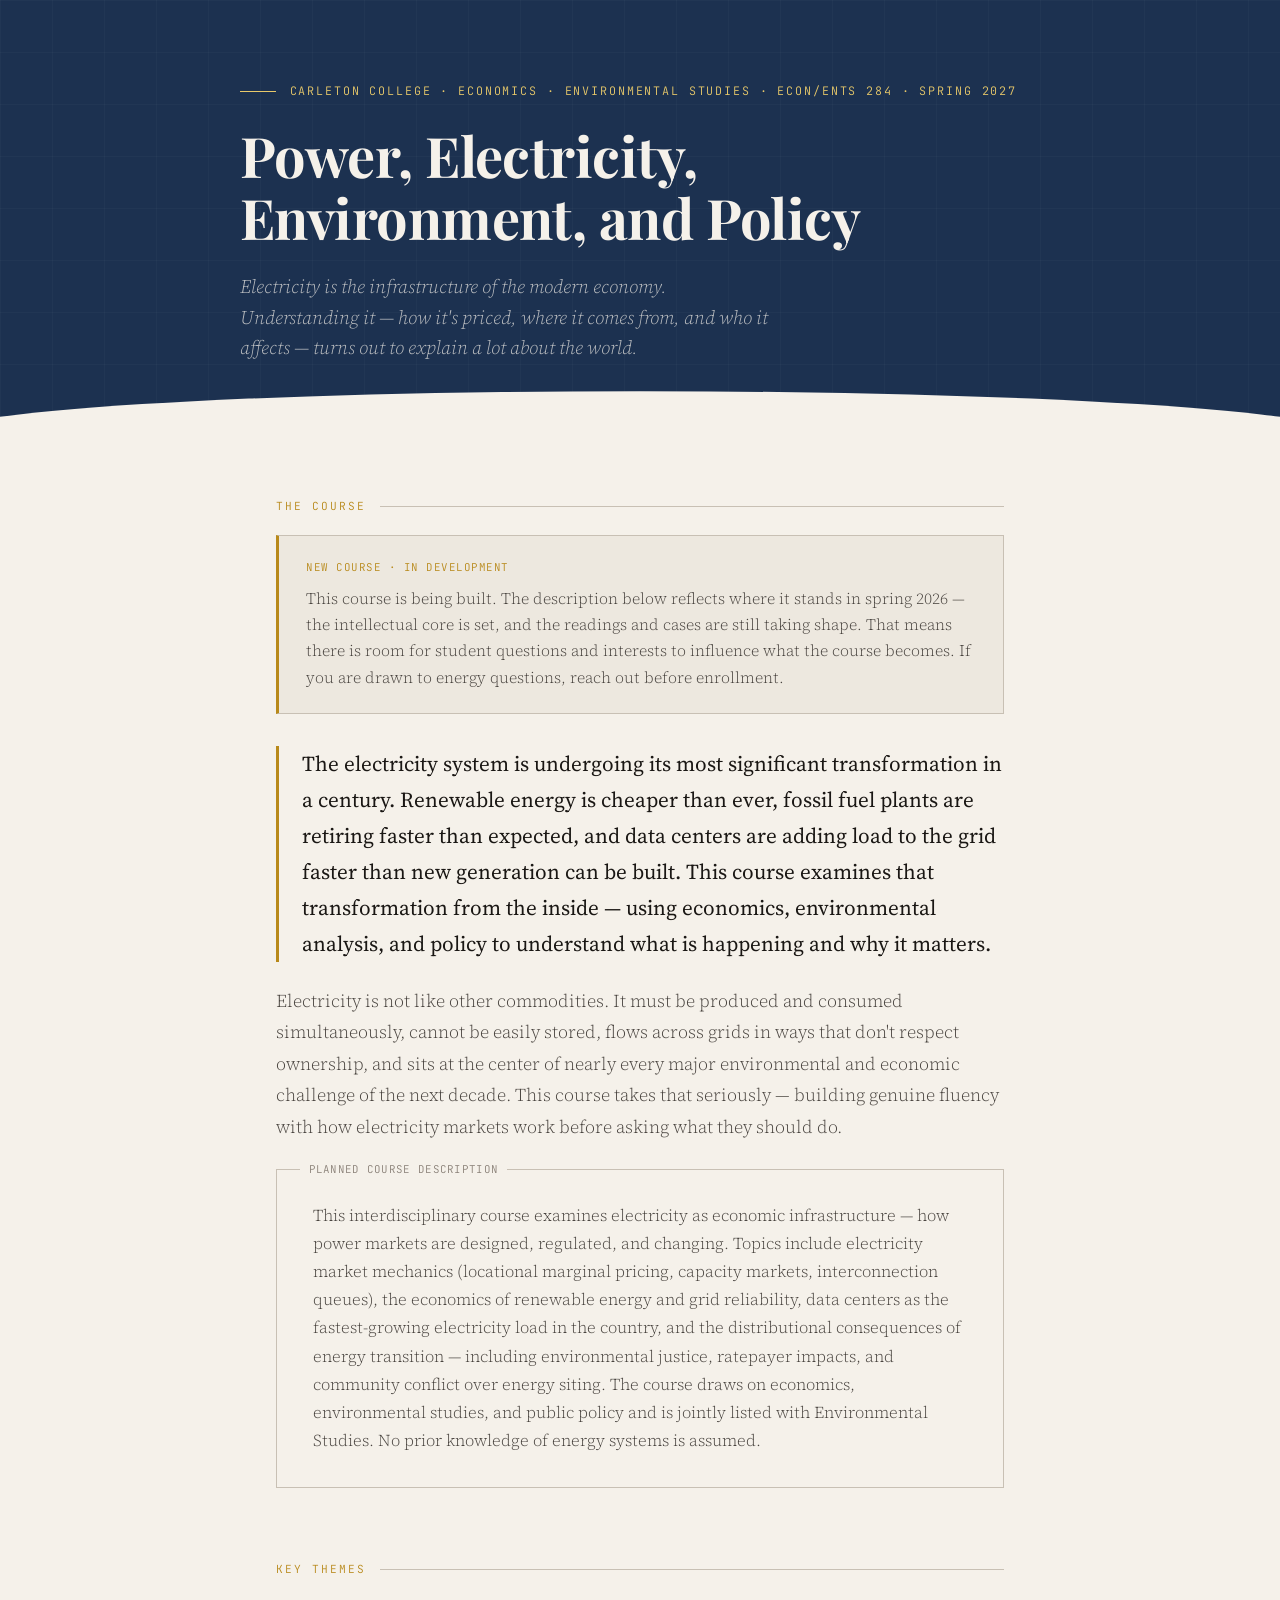
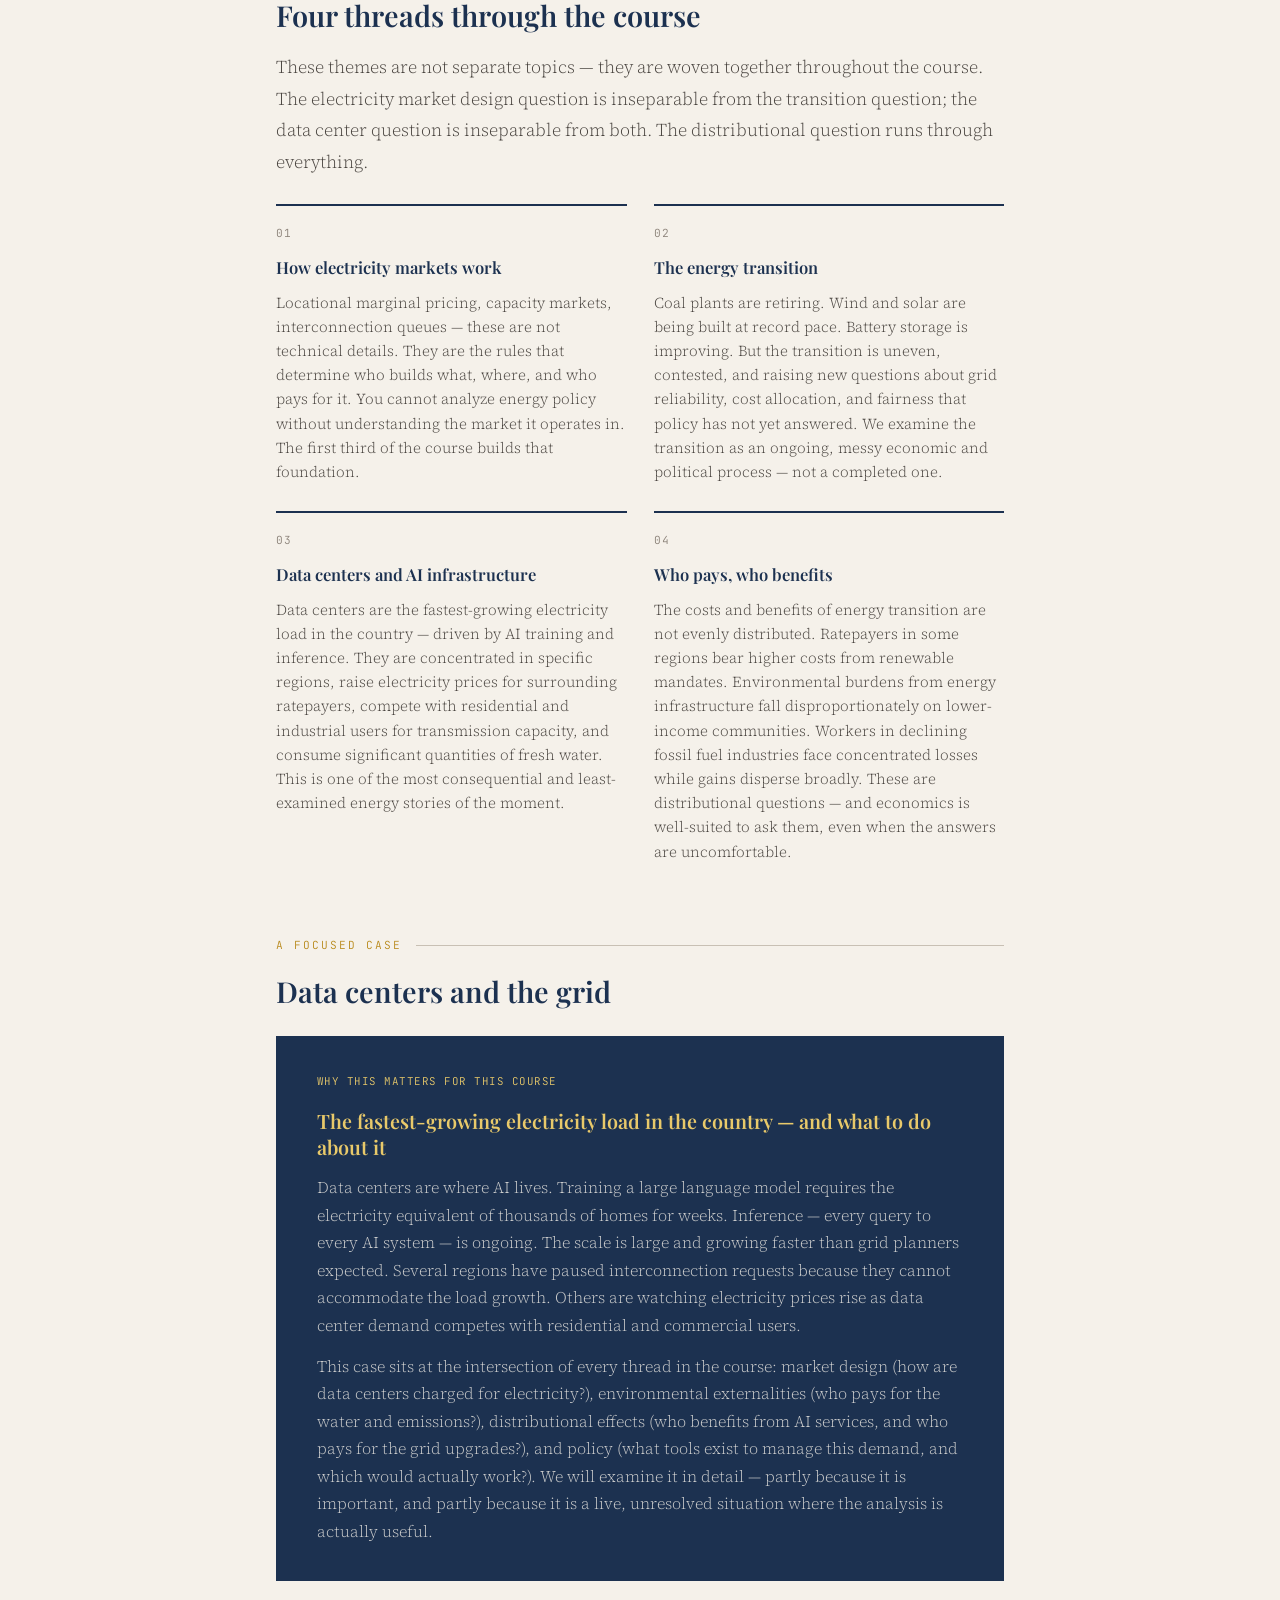
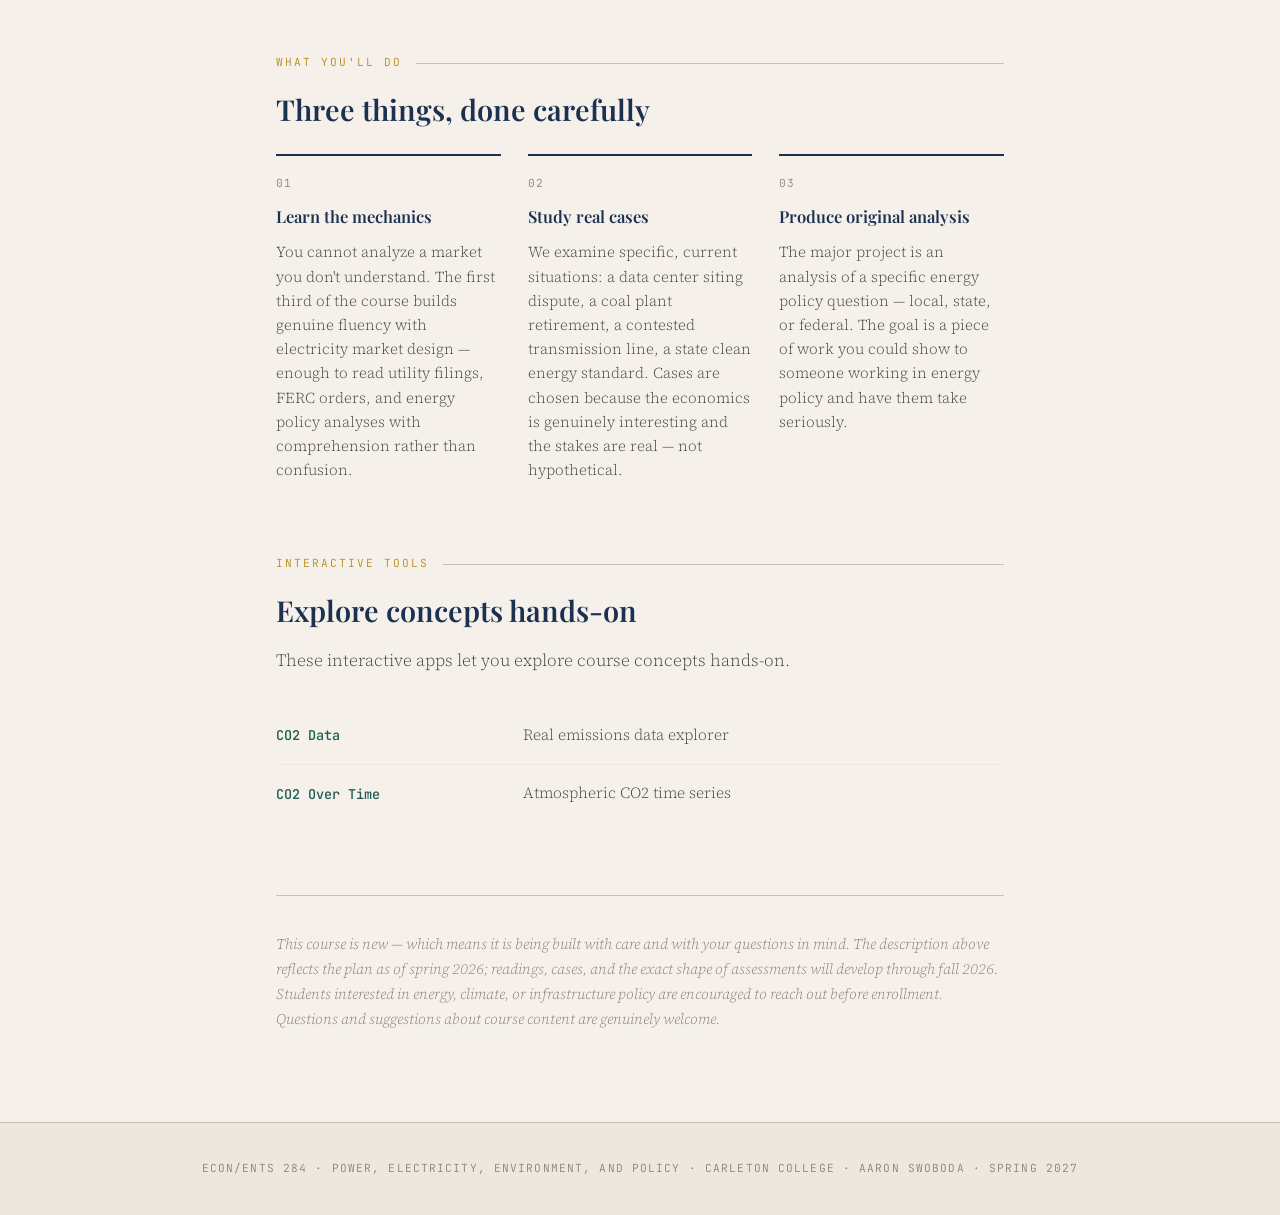
<file: courses/econ284/index.html>
<!DOCTYPE html>
<html lang="en">
<head>
<meta charset="UTF-8">
<meta name="viewport" content="width=device-width, initial-scale=1.0">
<title>ECON/ENTS 284 · Power, Electricity, Environment, and Policy · Carleton College</title>
<link rel="preconnect" href="https://fonts.googleapis.com">
<link href="https://fonts.googleapis.com/css2?family=Playfair+Display:ital,wght@0,400;0,600;0,700;1,400;1,600&family=Source+Serif+4:ital,opsz,wght@0,8..60,300;0,8..60,400;0,8..60,600;1,8..60,300;1,8..60,400&family=JetBrains+Mono:wght@400;500&display=swap" rel="stylesheet">
<link rel="stylesheet" href="../../styles.css">
<style>
  /* ── IN DEVELOPMENT NOTICE ────────────────────── */
  .dev-notice {
    border: 1px solid var(--rule);
    border-left: 3px solid var(--gold);
    background: var(--bg-warm);
    padding: 1.25rem 1.5rem;
    margin-bottom: 1.75rem;
    position: relative;
  }
  .dev-notice-label {
    font-family: var(--mono);
    font-size: 0.6rem;
    letter-spacing: 0.14em;
    text-transform: uppercase;
    color: var(--gold);
    margin-bottom: 0.5rem;
  }
  .dev-notice p {
    font-size: 0.88rem;
    color: var(--ink-mid);
    line-height: 1.65;
    margin: 0;
  }

  /* ── CATALOG QUOTE ────────────────────────────── */
  .catalog-block {
    border: 1px solid var(--rule);
    padding: 1.75rem 2rem;
    margin-top: 1.5rem;
    position: relative;
  }
  .catalog-block::before {
    content: 'Planned course description';
    position: absolute;
    top: -0.55rem; left: 1.25rem;
    background: var(--bg);
    padding: 0 0.5rem;
    font-family: var(--mono);
    font-size: 0.6rem;
    letter-spacing: 0.12em;
    text-transform: uppercase;
    color: var(--ink-light);
  }
  .catalog-block p {
    font-size: 0.92rem;
    line-height: 1.7;
    color: var(--ink-mid);
    margin: 0;
  }

  /* ── PILLARS ─────────────────────────────────── */
  .pillars {
    display: grid;
    grid-template-columns: 1fr 1fr;
    gap: 1.5rem;
    margin-top: 1.5rem;
  }
  .pillar { border-top: 2px solid var(--navy); padding-top: 1rem; }
  .pillar-num {
    font-family: var(--mono);
    font-size: 0.62rem;
    letter-spacing: 0.1em;
    color: var(--ink-light);
    margin-bottom: 0.5rem;
  }
  .pillar h3 { font-size: 0.92rem; margin-top: 0; margin-bottom: 0.5rem; color: var(--navy); }
  .pillar p  { font-size: 0.84rem; line-height: 1.6; margin: 0; }

  /* ── FOCUS BLOCK ─────────────────────────────── */
  .focus-block {
    background: var(--navy);
    color: #F5F1EA;
    padding: 2rem 2.25rem;
    margin-top: 1.5rem;
    margin-bottom: 1rem;
  }
  .focus-block-label {
    font-family: var(--mono);
    font-size: 0.6rem;
    letter-spacing: 0.14em;
    text-transform: uppercase;
    color: var(--gold-lt);
    margin-bottom: 1rem;
  }
  .focus-block h3 {
    color: var(--gold-lt);
    font-family: var(--serif);
    font-size: 1.1rem;
    font-weight: 600;
    margin-top: 0;
    margin-bottom: 0.75rem;
    line-height: 1.3;
  }
  .focus-block p {
    color: rgba(245,241,234,0.8);
    font-size: 0.9rem;
    line-height: 1.7;
    margin: 0;
  }
  .focus-block p + p { margin-top: 0.75rem; }

  /* ── WHAT YOU'LL DO PILLARS (3 col) ─────────── */
  .pillars-3 {
    display: grid;
    grid-template-columns: 1fr 1fr 1fr;
    gap: 1.5rem;
    margin-top: 1.5rem;
  }
  .pillars-3 .pillar { border-top: 2px solid var(--navy); padding-top: 1rem; }

  /* ── DISCLAIMER ──────────────────────────────── */
  .disclaimer {
    border-top: 1px solid var(--rule);
    padding-top: 2rem;
    margin-top: 1rem;
  }
  .disclaimer p {
    font-size: 0.82rem;
    font-style: italic;
    color: var(--ink-light);
    line-height: 1.7;
  }

  /* ── TOOLS ───────────────────────────────────── */
  .tools-intro {
    font-size: 0.95rem;
    color: var(--ink-mid);
    margin-bottom: 1.75rem;
    line-height: 1.7;
  }
  .tool-row {
    display: grid;
    grid-template-columns: 220px 1fr;
    gap: 0.5rem 1.5rem;
    padding: 0.9rem 0;
    border-bottom: 1px solid var(--bg-warm);
    align-items: start;
  }
  .tool-row:last-child { border-bottom: none; }
  .tool-name {
    font-family: var(--mono);
    font-size: 0.75rem;
    font-weight: 500;
    padding-top: 0.1rem;
  }
  .tool-name a { color: var(--teal); text-decoration: none; }
  .tool-name a:hover { text-decoration: underline; }
  .tool-desc {
    font-size: 0.86rem;
    color: var(--ink-mid);
    line-height: 1.6;
    margin: 0;
  }

  /* ── RESPONSIVE ──────────────────────────────── */
  @media (max-width: 700px) {
    .pillars   { grid-template-columns: 1fr; }
    .pillars-3 { grid-template-columns: 1fr; }
    .tool-row  { grid-template-columns: 1fr; }
  }
</style>
</head>
<body>

<header>
  <div class="header-inner">
    <div class="header-tag">Carleton College · Economics · Environmental Studies · ECON/ENTS 284 · Spring 2027</div>
    <h1>Power, Electricity,<br>Environment, and Policy</h1>
    <p class="tagline">Electricity is the infrastructure of the modern economy. Understanding it — how it's priced, where it comes from, and who it affects — turns out to explain a lot about the world.</p>
  </div>
</header>

<main>

  <!-- THE COURSE -->
  <section>
    <div class="label">The Course</div>

    <div class="dev-notice">
      <div class="dev-notice-label">New Course · In Development</div>
      <p>This course is being built. The description below reflects where it stands in spring 2026 — the intellectual core is set, and the readings and cases are still taking shape. That means there is room for student questions and interests to influence what the course becomes. If you are drawn to energy questions, reach out before enrollment.</p>
    </div>

    <p class="lede">The electricity system is undergoing its most significant transformation in a century. Renewable energy is cheaper than ever, fossil fuel plants are retiring faster than expected, and data centers are adding load to the grid faster than new generation can be built. This course examines that transformation from the inside — using economics, environmental analysis, and policy to understand what is happening and why it matters.</p>
    <p>Electricity is not like other commodities. It must be produced and consumed simultaneously, cannot be easily stored, flows across grids in ways that don't respect ownership, and sits at the center of nearly every major environmental and economic challenge of the next decade. This course takes that seriously — building genuine fluency with how electricity markets work before asking what they should do.</p>

    <div class="catalog-block">
      <p>This interdisciplinary course examines electricity as economic infrastructure — how power markets are designed, regulated, and changing. Topics include electricity market mechanics (locational marginal pricing, capacity markets, interconnection queues), the economics of renewable energy and grid reliability, data centers as the fastest-growing electricity load in the country, and the distributional consequences of energy transition — including environmental justice, ratepayer impacts, and community conflict over energy siting. The course draws on economics, environmental studies, and public policy and is jointly listed with Environmental Studies. No prior knowledge of energy systems is assumed.</p>
    </div>
  </section>

  <!-- KEY THEMES -->
  <section>
    <div class="label">Key Themes</div>
    <h2>Four threads through the course</h2>
    <p>These themes are not separate topics — they are woven together throughout the course. The electricity market design question is inseparable from the transition question; the data center question is inseparable from both. The distributional question runs through everything.</p>

    <div class="pillars">
      <div class="pillar">
        <div class="pillar-num">01</div>
        <h3>How electricity markets work</h3>
        <p>Locational marginal pricing, capacity markets, interconnection queues — these are not technical details. They are the rules that determine who builds what, where, and who pays for it. You cannot analyze energy policy without understanding the market it operates in. The first third of the course builds that foundation.</p>
      </div>
      <div class="pillar">
        <div class="pillar-num">02</div>
        <h3>The energy transition</h3>
        <p>Coal plants are retiring. Wind and solar are being built at record pace. Battery storage is improving. But the transition is uneven, contested, and raising new questions about grid reliability, cost allocation, and fairness that policy has not yet answered. We examine the transition as an ongoing, messy economic and political process — not a completed one.</p>
      </div>
      <div class="pillar">
        <div class="pillar-num">03</div>
        <h3>Data centers and AI infrastructure</h3>
        <p>Data centers are the fastest-growing electricity load in the country — driven by AI training and inference. They are concentrated in specific regions, raise electricity prices for surrounding ratepayers, compete with residential and industrial users for transmission capacity, and consume significant quantities of fresh water. This is one of the most consequential and least-examined energy stories of the moment.</p>
      </div>
      <div class="pillar">
        <div class="pillar-num">04</div>
        <h3>Who pays, who benefits</h3>
        <p>The costs and benefits of energy transition are not evenly distributed. Ratepayers in some regions bear higher costs from renewable mandates. Environmental burdens from energy infrastructure fall disproportionately on lower-income communities. Workers in declining fossil fuel industries face concentrated losses while gains disperse broadly. These are distributional questions — and economics is well-suited to ask them, even when the answers are uncomfortable.</p>
      </div>
    </div>
  </section>

  <!-- THE DATA CENTER QUESTION -->
  <section>
    <div class="label">A Focused Case</div>
    <h2>Data centers and the grid</h2>

    <div class="focus-block">
      <div class="focus-block-label">Why this matters for this course</div>
      <h3>The fastest-growing electricity load in the country — and what to do about it</h3>
      <p>Data centers are where AI lives. Training a large language model requires the electricity equivalent of thousands of homes for weeks. Inference — every query to every AI system — is ongoing. The scale is large and growing faster than grid planners expected. Several regions have paused interconnection requests because they cannot accommodate the load growth. Others are watching electricity prices rise as data center demand competes with residential and commercial users.</p>
      <p>This case sits at the intersection of every thread in the course: market design (how are data centers charged for electricity?), environmental externalities (who pays for the water and emissions?), distributional effects (who benefits from AI services, and who pays for the grid upgrades?), and policy (what tools exist to manage this demand, and which would actually work?). We will examine it in detail — partly because it is important, and partly because it is a live, unresolved situation where the analysis is actually useful.</p>
    </div>
  </section>

  <!-- WHAT YOU DO -->
  <section>
    <div class="label">What You'll Do</div>
    <h2>Three things, done carefully</h2>
    <div class="pillars-3">
      <div class="pillar">
        <div class="pillar-num">01</div>
        <h3>Learn the mechanics</h3>
        <p>You cannot analyze a market you don't understand. The first third of the course builds genuine fluency with electricity market design — enough to read utility filings, FERC orders, and energy policy analyses with comprehension rather than confusion.</p>
      </div>
      <div class="pillar">
        <div class="pillar-num">02</div>
        <h3>Study real cases</h3>
        <p>We examine specific, current situations: a data center siting dispute, a coal plant retirement, a contested transmission line, a state clean energy standard. Cases are chosen because the economics is genuinely interesting and the stakes are real — not hypothetical.</p>
      </div>
      <div class="pillar">
        <div class="pillar-num">03</div>
        <h3>Produce original analysis</h3>
        <p>The major project is an analysis of a specific energy policy question — local, state, or federal. The goal is a piece of work you could show to someone working in energy policy and have them take seriously.</p>
      </div>
    </div>
  </section>

  <!-- INTERACTIVE TOOLS -->
  <section>
    <div class="label">Interactive Tools</div>
    <h2>Explore concepts hands-on</h2>
    <p class="tools-intro">These interactive apps let you explore course concepts hands-on.</p>

    <div class="tool-row">
      <div class="tool-name"><a href="https://shinyapps.carleton.edu/aswoboda/CO2data/" target="_blank" rel="noopener">CO2 Data</a></div>
      <p class="tool-desc">Real emissions data explorer</p>
    </div>
    <div class="tool-row">
      <div class="tool-name"><a href="https://shinyapps.carleton.edu/aswoboda/CO2overTime/" target="_blank" rel="noopener">CO2 Over Time</a></div>
      <p class="tool-desc">Atmospheric CO2 time series</p>
    </div>
  </section>

  <!-- DISCLAIMER -->
  <div class="disclaimer">
    <p>This course is new — which means it is being built with care and with your questions in mind. The description above reflects the plan as of spring 2026; readings, cases, and the exact shape of assessments will develop through fall 2026. Students interested in energy, climate, or infrastructure policy are encouraged to reach out before enrollment. Questions and suggestions about course content are genuinely welcome.</p>
  </div>

</main>

<footer>
  <p>ECON/ENTS 284 · Power, Electricity, Environment, and Policy · Carleton College · Aaron Swoboda · Spring 2027</p>
</footer>

</body>
</html>
</file>
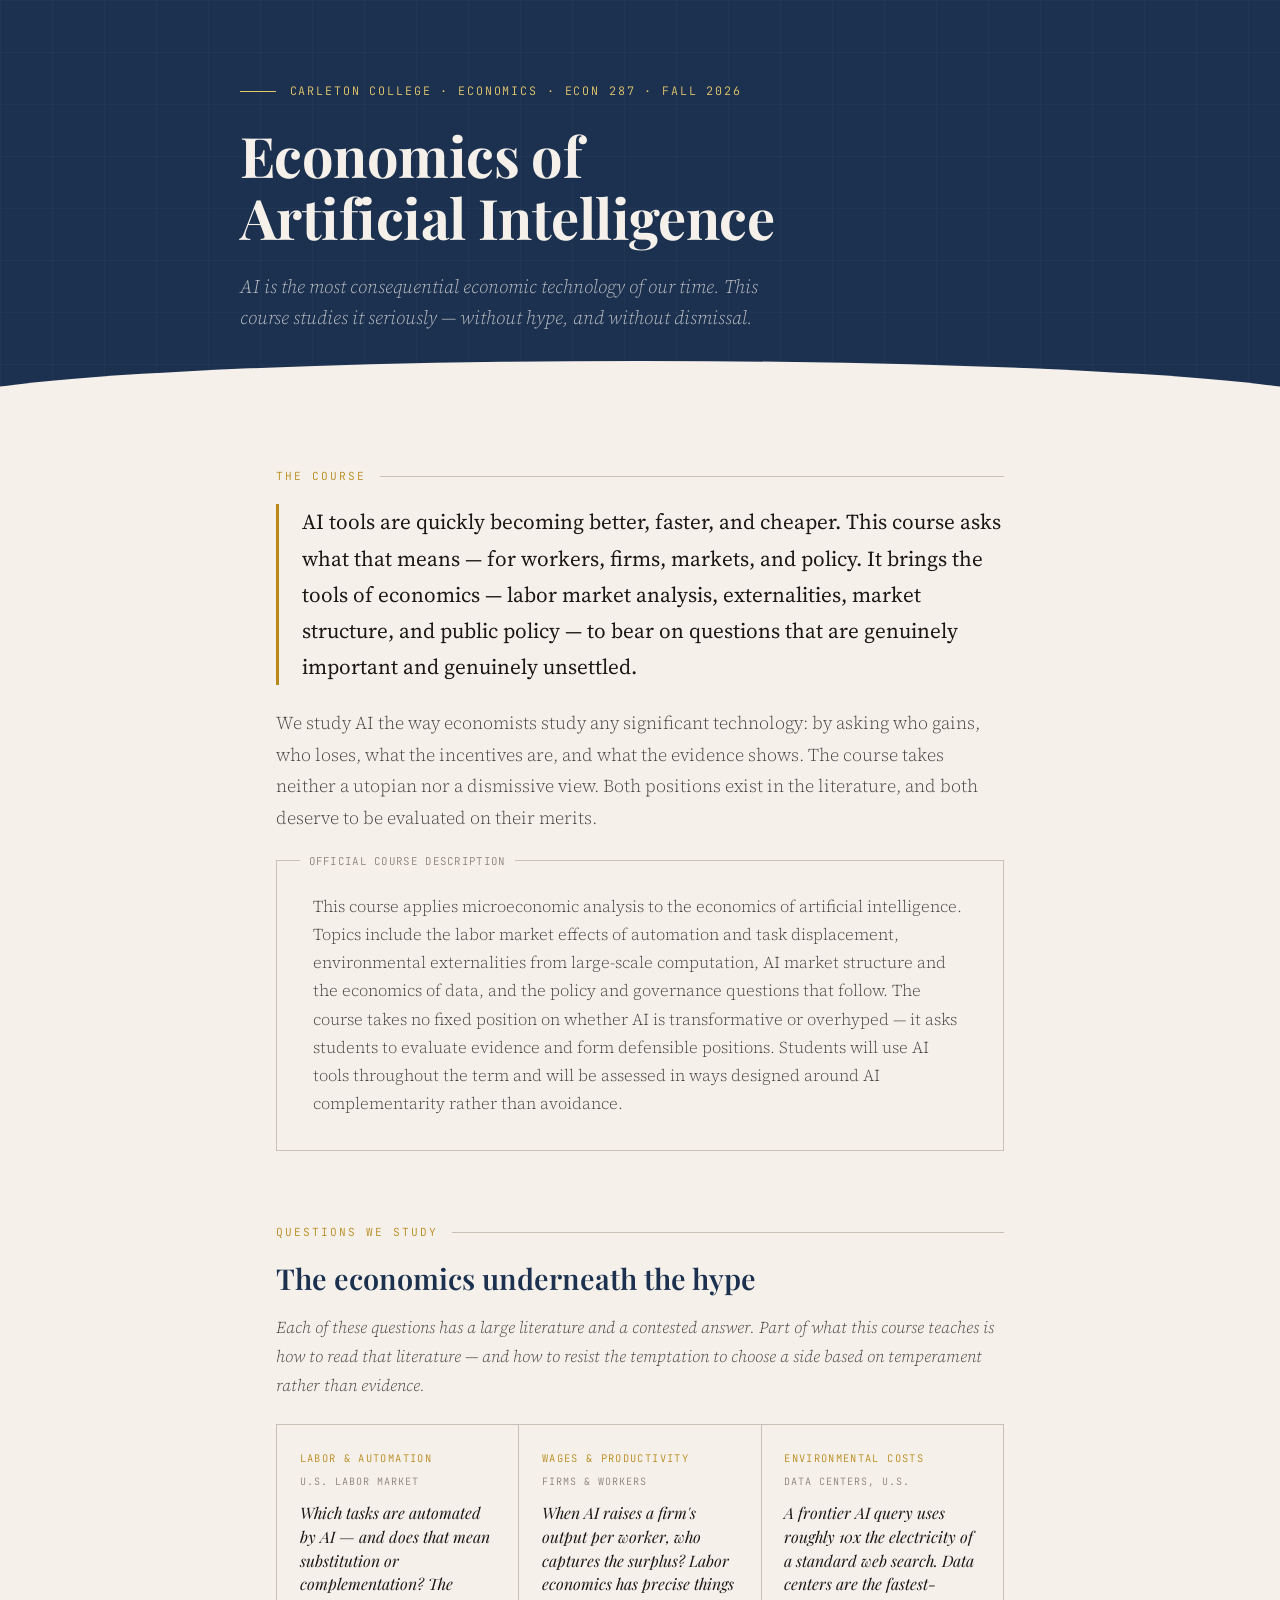
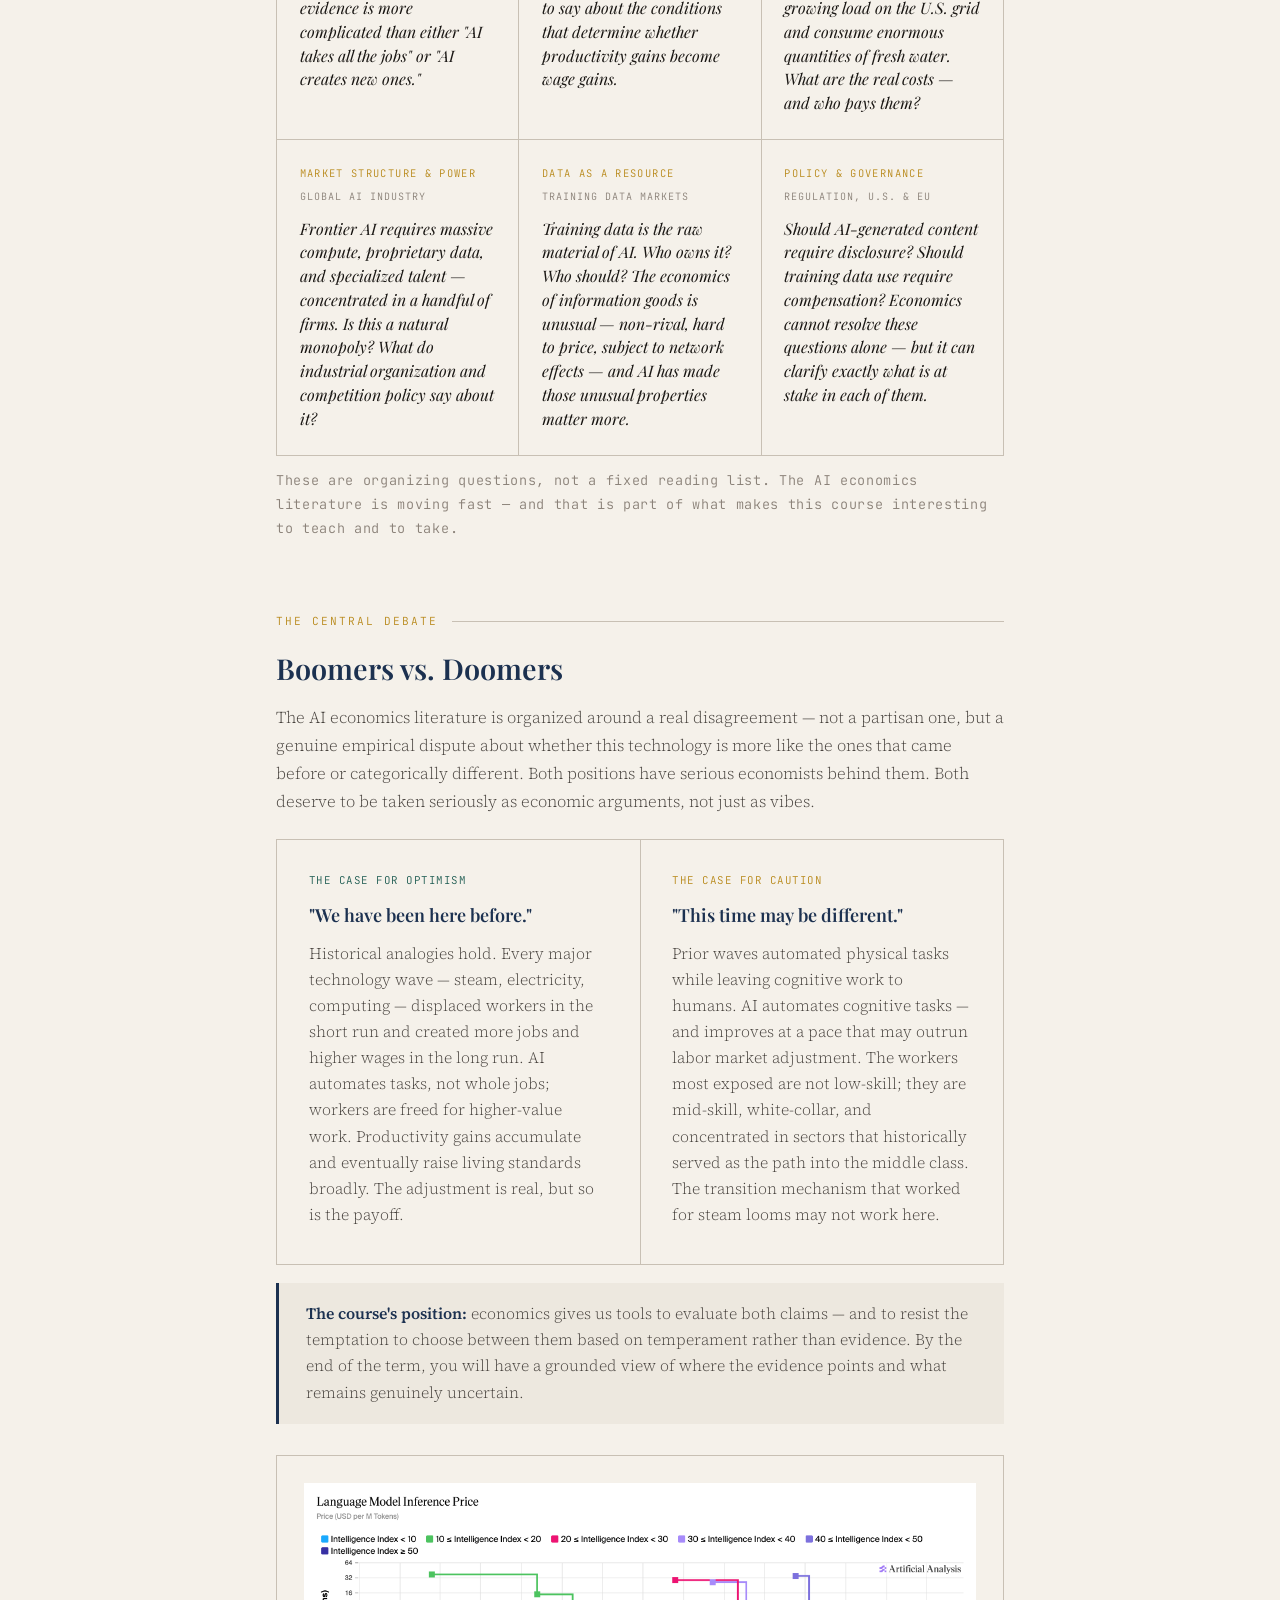
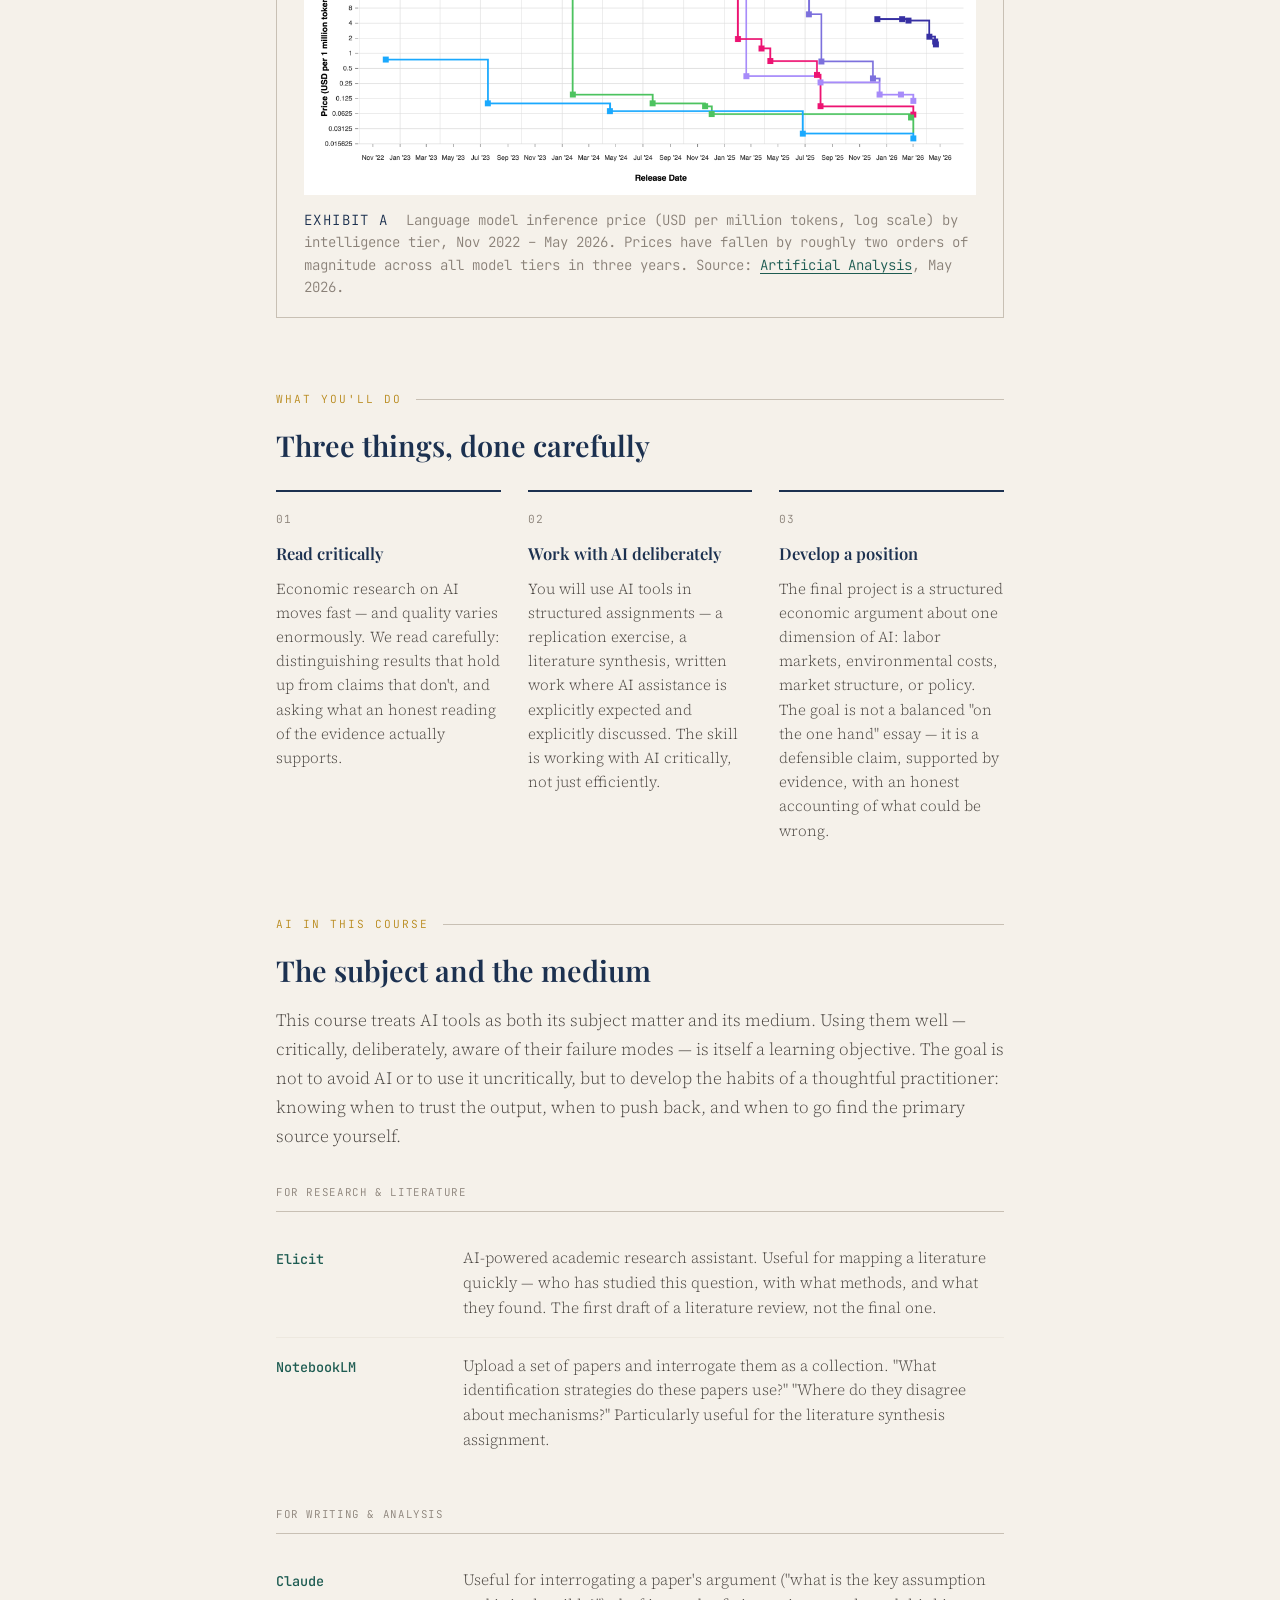
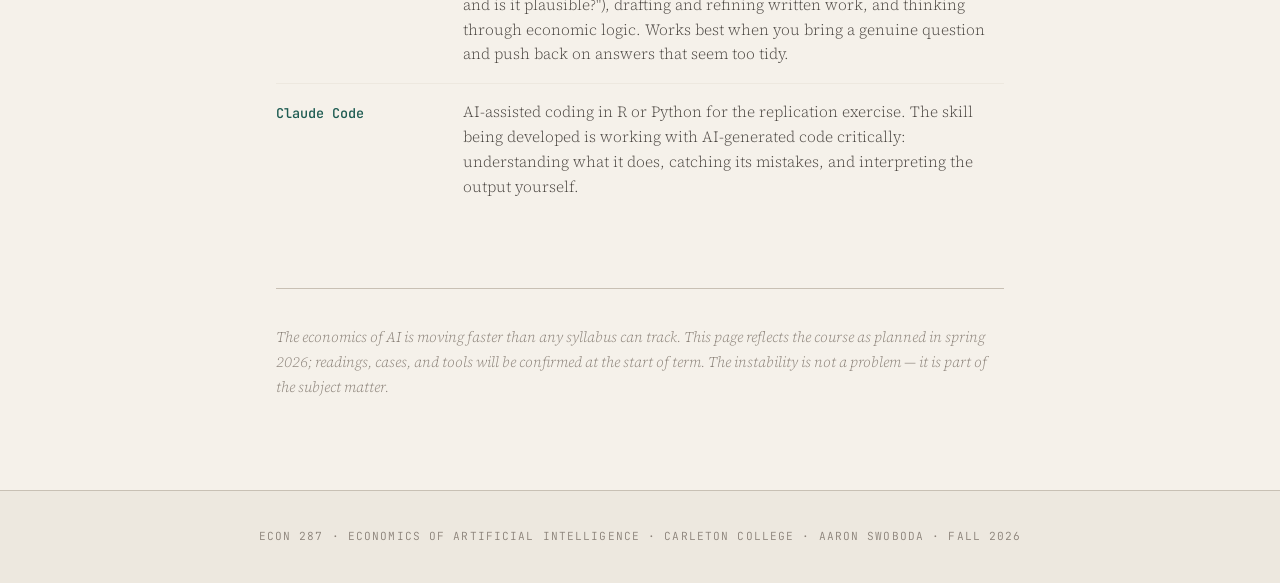
<file: courses/econ287/index.html>
<!DOCTYPE html>
<html lang="en">
<head>
<meta charset="UTF-8">
<meta name="viewport" content="width=device-width, initial-scale=1.0">
<title>ECON 287 · Economics of Artificial Intelligence · Carleton College</title>
<link rel="preconnect" href="https://fonts.googleapis.com">
<link href="https://fonts.googleapis.com/css2?family=Playfair+Display:ital,wght@0,400;0,600;0,700;1,400;1,600&family=Source+Serif+4:ital,opsz,wght@0,8..60,300;0,8..60,400;0,8..60,600;1,8..60,300;1,8..60,400&family=JetBrains+Mono:wght@400;500&display=swap" rel="stylesheet">
<link rel="stylesheet" href="../../styles.css">
<style>
  /* ── CATALOG QUOTE ────────────────────────────── */
  .catalog-block {
    border: 1px solid var(--rule);
    padding: 1.75rem 2rem;
    margin-top: 1.5rem;
    position: relative;
  }
  .catalog-block::before {
    content: 'Official course description';
    position: absolute;
    top: -0.55rem; left: 1.25rem;
    background: var(--bg);
    padding: 0 0.5rem;
    font-family: var(--mono);
    font-size: 0.6rem;
    letter-spacing: 0.12em;
    text-transform: uppercase;
    color: var(--ink-light);
  }
  .catalog-block p {
    font-size: 0.92rem;
    line-height: 1.7;
    color: var(--ink-mid);
    margin: 0;
  }

  /* ── QUESTION CARDS ───────────────────────────── */
  .q-intro {
    font-size: 0.92rem;
    color: var(--ink-mid);
    margin-bottom: 1.25rem;
    font-style: italic;
  }
  .q-grid {
    display: grid;
    grid-template-columns: 1fr 1fr 1fr;
    gap: 1px;
    background: var(--rule);
    border: 1px solid var(--rule);
    margin-bottom: 0.75rem;
  }
  .q-card {
    background: var(--bg);
    padding: 1.35rem 1.25rem;
    transition: background 0.18s ease;
  }
  .q-card:hover { background: var(--bg-warm); }
  .q-topic {
    font-family: var(--mono);
    font-size: 0.58rem;
    letter-spacing: 0.13em;
    text-transform: uppercase;
    color: var(--gold);
    margin-bottom: 0.3rem;
  }
  .q-place {
    font-family: var(--mono);
    font-size: 0.56rem;
    letter-spacing: 0.1em;
    text-transform: uppercase;
    color: var(--ink-light);
    margin-bottom: 0.6rem;
  }
  .q-text {
    font-family: var(--serif);
    font-size: 0.88rem;
    font-style: italic;
    line-height: 1.5;
    color: var(--ink);
    margin: 0;
  }
  .fine-note {
    font-size: 0.75rem;
    color: var(--ink-light);
    font-family: var(--mono);
    letter-spacing: 0.05em;
    margin-top: 0.75rem;
  }

  /* ── DEBATE BLOCK ────────────────────────────── */
  .debate-intro {
    font-size: 0.92rem;
    color: var(--ink-mid);
    margin-bottom: 1.25rem;
    line-height: 1.7;
  }
  .debate-block {
    display: grid;
    grid-template-columns: 1fr 1fr;
    gap: 1px;
    background: var(--rule);
    border: 1px solid var(--rule);
    margin-bottom: 1rem;
  }
  .debate-side {
    background: var(--bg);
    padding: 1.75rem 1.75rem 2rem;
  }
  .debate-label {
    font-family: var(--mono);
    font-size: 0.6rem;
    letter-spacing: 0.14em;
    text-transform: uppercase;
    margin-bottom: 0.75rem;
  }
  .debate-label--opt  { color: var(--teal); }
  .debate-label--caut { color: var(--gold); }
  .debate-heading {
    font-family: var(--serif);
    font-size: 1rem;
    font-weight: 600;
    color: var(--navy);
    margin-bottom: 0.75rem;
    line-height: 1.3;
  }
  .debate-body {
    font-size: 0.88rem;
    color: var(--ink-mid);
    line-height: 1.65;
    margin: 0;
  }
  .debate-note {
    background: var(--bg-warm);
    border-left: 3px solid var(--navy);
    padding: 1rem 1.5rem;
    font-size: 0.88rem;
    color: var(--ink-mid);
    line-height: 1.65;
  }
  .debate-note strong { color: var(--navy); }

  /* ── PILLARS ─────────────────────────────────── */
  .pillars {
    display: grid;
    grid-template-columns: 1fr 1fr 1fr;
    gap: 1.5rem;
    margin-top: 1.5rem;
  }
  .pillar { border-top: 2px solid var(--navy); padding-top: 1rem; }
  .pillar-num {
    font-family: var(--mono);
    font-size: 0.62rem;
    letter-spacing: 0.1em;
    color: var(--ink-light);
    margin-bottom: 0.5rem;
  }
  .pillar h3 { font-size: 0.92rem; margin-top: 0; margin-bottom: 0.5rem; color: var(--navy); }
  .pillar p  { font-size: 0.84rem; line-height: 1.6; margin: 0; }

  /* ── TOOLS ───────────────────────────────────── */
  .tools-intro {
    font-size: 0.95rem;
    color: var(--ink-mid);
    margin-bottom: 1.75rem;
    line-height: 1.7;
  }
  .tools-group { margin-bottom: 2rem; }
  .tools-group-label {
    font-family: var(--mono);
    font-size: 0.6rem;
    letter-spacing: 0.15em;
    text-transform: uppercase;
    color: var(--ink-light);
    border-bottom: 1px solid var(--rule);
    padding-bottom: 0.5rem;
    margin-bottom: 1rem;
  }
  .tool-row {
    display: grid;
    grid-template-columns: 160px 1fr;
    gap: 0.5rem 1.5rem;
    padding: 0.9rem 0;
    border-bottom: 1px solid var(--bg-warm);
    align-items: start;
  }
  .tool-row:last-child { border-bottom: none; }
  .tool-name {
    font-family: var(--mono);
    font-size: 0.75rem;
    font-weight: 500;
    padding-top: 0.1rem;
  }
  .tool-name a { color: var(--teal); text-decoration: none; }
  .tool-name a:hover { text-decoration: underline; }
  .tool-desc {
    font-size: 0.86rem;
    color: var(--ink-mid);
    line-height: 1.6;
    margin: 0;
  }

  /* ── DISCLAIMER ──────────────────────────────── */
  .disclaimer {
    border-top: 1px solid var(--rule);
    padding-top: 2rem;
    margin-top: 1rem;
  }
  .disclaimer p {
    font-size: 0.82rem;
    font-style: italic;
    color: var(--ink-light);
    line-height: 1.7;
  }

  /* ── CHART FIGURE ───────────────────────────── */
  .chart-figure {
    margin: 1.75rem 0 0;
    border: 1px solid var(--rule);
    padding: 1.5rem 1.5rem 1rem;
  }
  .chart-figure img {
    width: 100%;
    height: auto;
    display: block;
  }
  .chart-figure figcaption {
    font-size: 0.78rem;
    color: var(--ink-light);
    font-family: var(--mono);
    line-height: 1.6;
    margin-top: 0.75rem;
  }
  .chart-label {
    display: inline-block;
    letter-spacing: 0.1em;
    text-transform: uppercase;
    color: var(--navy);
    margin-right: 0.5rem;
  }

  /* ── RESPONSIVE ──────────────────────────────── */
  @media (max-width: 700px) {
    .q-grid       { grid-template-columns: 1fr; }
    .debate-block { grid-template-columns: 1fr; }
    .pillars      { grid-template-columns: 1fr; }
    .tool-row     { grid-template-columns: 1fr; }
  }
</style>
</head>
<body>

<header>
  <div class="header-inner">
    <div class="header-tag">Carleton College · Economics · ECON 287 · Fall 2026</div>
    <h1>Economics of<br>Artificial Intelligence</h1>
    <p class="tagline">AI is the most consequential economic technology of our time. This course studies it seriously — without hype, and without dismissal.</p>
  </div>
</header>

<main>

  <!-- THE COURSE -->
  <section>
    <div class="label">The Course</div>
    <p class="lede">AI tools are quickly becoming better, faster, and cheaper. This course asks what that means — for workers, firms, markets, and policy. It brings the tools of economics — labor market analysis, externalities, market structure, and public policy — to bear on questions that are genuinely important and genuinely unsettled.</p>
    <p>We study AI the way economists study any significant technology: by asking who gains, who loses, what the incentives are, and what the evidence shows. The course takes neither a utopian nor a dismissive view. Both positions exist in the literature, and both deserve to be evaluated on their merits.</p>

    <div class="catalog-block">
      <p>This course applies microeconomic analysis to the economics of artificial intelligence. Topics include the labor market effects of automation and task displacement, environmental externalities from large-scale computation, AI market structure and the economics of data, and the policy and governance questions that follow. The course takes no fixed position on whether AI is transformative or overhyped — it asks students to evaluate evidence and form defensible positions. Students will use AI tools throughout the term and will be assessed in ways designed around AI complementarity rather than avoidance.</p>
    </div>
  </section>

  <!-- QUESTIONS -->
  <section>
    <div class="label">Questions We Study</div>
    <h2>The economics underneath the hype</h2>
    <p class="q-intro">Each of these questions has a large literature and a contested answer. Part of what this course teaches is how to read that literature — and how to resist the temptation to choose a side based on temperament rather than evidence.</p>

    <div class="q-grid">
      <div class="q-card">
        <div class="q-topic">Labor &amp; Automation</div>
        <div class="q-place">U.S. Labor Market</div>
        <p class="q-text">Which tasks are automated by AI — and does that mean substitution or complementation? The evidence is more complicated than either "AI takes all the jobs" or "AI creates new ones."</p>
      </div>
      <div class="q-card">
        <div class="q-topic">Wages &amp; Productivity</div>
        <div class="q-place">Firms &amp; Workers</div>
        <p class="q-text">When AI raises a firm's output per worker, who captures the surplus? Labor economics has precise things to say about the conditions that determine whether productivity gains become wage gains.</p>
      </div>
      <div class="q-card">
        <div class="q-topic">Environmental Costs</div>
        <div class="q-place">Data Centers, U.S.</div>
        <p class="q-text">A frontier AI query uses roughly 10x the electricity of a standard web search. Data centers are the fastest-growing load on the U.S. grid and consume enormous quantities of fresh water. What are the real costs — and who pays them?</p>
      </div>
      <div class="q-card">
        <div class="q-topic">Market Structure &amp; Power</div>
        <div class="q-place">Global AI Industry</div>
        <p class="q-text">Frontier AI requires massive compute, proprietary data, and specialized talent — concentrated in a handful of firms. Is this a natural monopoly? What do industrial organization and competition policy say about it?</p>
      </div>
      <div class="q-card">
        <div class="q-topic">Data as a Resource</div>
        <div class="q-place">Training Data Markets</div>
        <p class="q-text">Training data is the raw material of AI. Who owns it? Who should? The economics of information goods is unusual — non-rival, hard to price, subject to network effects — and AI has made those unusual properties matter more.</p>
      </div>
      <div class="q-card">
        <div class="q-topic">Policy &amp; Governance</div>
        <div class="q-place">Regulation, U.S. &amp; EU</div>
        <p class="q-text">Should AI-generated content require disclosure? Should training data use require compensation? Economics cannot resolve these questions alone — but it can clarify exactly what is at stake in each of them.</p>
      </div>
    </div>
    <p class="fine-note">These are organizing questions, not a fixed reading list. The AI economics literature is moving fast — and that is part of what makes this course interesting to teach and to take.</p>
  </section>

  <!-- THE DEBATE -->
  <section>
    <div class="label">The Central Debate</div>
    <h2>Boomers vs. Doomers</h2>
    <p class="debate-intro">The AI economics literature is organized around a real disagreement — not a partisan one, but a genuine empirical dispute about whether this technology is more like the ones that came before or categorically different. Both positions have serious economists behind them. Both deserve to be taken seriously as economic arguments, not just as vibes.</p>

    <div class="debate-block">
      <div class="debate-side">
        <div class="debate-label debate-label--opt">The Case for Optimism</div>
        <div class="debate-heading">"We have been here before."</div>
        <p class="debate-body">Historical analogies hold. Every major technology wave — steam, electricity, computing — displaced workers in the short run and created more jobs and higher wages in the long run. AI automates tasks, not whole jobs; workers are freed for higher-value work. Productivity gains accumulate and eventually raise living standards broadly. The adjustment is real, but so is the payoff.</p>
      </div>
      <div class="debate-side">
        <div class="debate-label debate-label--caut">The Case for Caution</div>
        <div class="debate-heading">"This time may be different."</div>
        <p class="debate-body">Prior waves automated physical tasks while leaving cognitive work to humans. AI automates cognitive tasks — and improves at a pace that may outrun labor market adjustment. The workers most exposed are not low-skill; they are mid-skill, white-collar, and concentrated in sectors that historically served as the path into the middle class. The transition mechanism that worked for steam looms may not work here.</p>
      </div>
    </div>
    <div class="debate-note">
      <strong>The course's position:</strong> economics gives us tools to evaluate both claims — and to resist the temptation to choose between them based on temperament rather than evidence. By the end of the term, you will have a grounded view of where the evidence points and what remains genuinely uncertain.
    </div>

    <figure class="chart-figure">
      <img src="images/lm-inference-price-may26.png"
           alt="Log-scale chart showing language model inference prices in USD per million tokens from Nov 2022 to May 2026, grouped by Intelligence Index. Prices have fallen by roughly two orders of magnitude across all model tiers.">
      <figcaption>
        <span class="chart-label">Exhibit A</span>
        Language model inference price (USD per million tokens, log scale) by intelligence tier, Nov 2022 – May 2026.
        Prices have fallen by roughly two orders of magnitude across all model tiers in three years.
        Source: <a href="https://artificialanalysis.ai" target="_blank" rel="noopener">Artificial Analysis</a>, May 2026.
      </figcaption>
    </figure>
  </section>

  <!-- WHAT YOU DO -->
  <section>
    <div class="label">What You'll Do</div>
    <h2>Three things, done carefully</h2>
    <div class="pillars">
      <div class="pillar">
        <div class="pillar-num">01</div>
        <h3>Read critically</h3>
        <p>Economic research on AI moves fast — and quality varies enormously. We read carefully: distinguishing results that hold up from claims that don't, and asking what an honest reading of the evidence actually supports.</p>
      </div>
      <div class="pillar">
        <div class="pillar-num">02</div>
        <h3>Work with AI deliberately</h3>
        <p>You will use AI tools in structured assignments — a replication exercise, a literature synthesis, written work where AI assistance is explicitly expected and explicitly discussed. The skill is working with AI critically, not just efficiently.</p>
      </div>
      <div class="pillar">
        <div class="pillar-num">03</div>
        <h3>Develop a position</h3>
        <p>The final project is a structured economic argument about one dimension of AI: labor markets, environmental costs, market structure, or policy. The goal is not a balanced "on the one hand" essay — it is a defensible claim, supported by evidence, with an honest accounting of what could be wrong.</p>
      </div>
    </div>
  </section>

  <!-- AI IN THIS COURSE -->
  <section>
    <div class="label">AI in This Course</div>
    <h2>The subject and the medium</h2>
    <p class="tools-intro">This course treats AI tools as both its subject matter and its medium. Using them well — critically, deliberately, aware of their failure modes — is itself a learning objective. The goal is not to avoid AI or to use it uncritically, but to develop the habits of a thoughtful practitioner: knowing when to trust the output, when to push back, and when to go find the primary source yourself.</p>

    <div class="tools-group">
      <div class="tools-group-label">For Research &amp; Literature</div>
      <div class="tool-row">
        <div class="tool-name"><a href="https://elicit.com" target="_blank" rel="noopener">Elicit</a></div>
        <p class="tool-desc">AI-powered academic research assistant. Useful for mapping a literature quickly — who has studied this question, with what methods, and what they found. The first draft of a literature review, not the final one.</p>
      </div>
      <div class="tool-row">
        <div class="tool-name"><a href="https://notebooklm.google.com" target="_blank" rel="noopener">NotebookLM</a></div>
        <p class="tool-desc">Upload a set of papers and interrogate them as a collection. "What identification strategies do these papers use?" "Where do they disagree about mechanisms?" Particularly useful for the literature synthesis assignment.</p>
      </div>
    </div>

    <div class="tools-group">
      <div class="tools-group-label">For Writing &amp; Analysis</div>
      <div class="tool-row">
        <div class="tool-name"><a href="https://claude.ai" target="_blank" rel="noopener">Claude</a></div>
        <p class="tool-desc">Useful for interrogating a paper's argument ("what is the key assumption and is it plausible?"), drafting and refining written work, and thinking through economic logic. Works best when you bring a genuine question and push back on answers that seem too tidy.</p>
      </div>
      <div class="tool-row">
        <div class="tool-name"><a href="https://claude.ai/code" target="_blank" rel="noopener">Claude Code</a></div>
        <p class="tool-desc">AI-assisted coding in R or Python for the replication exercise. The skill being developed is working with AI-generated code critically: understanding what it does, catching its mistakes, and interpreting the output yourself.</p>
      </div>
    </div>
  </section>

  <!-- DISCLAIMER -->
  <div class="disclaimer">
    <p>The economics of AI is moving faster than any syllabus can track. This page reflects the course as planned in spring 2026; readings, cases, and tools will be confirmed at the start of term. The instability is not a problem — it is part of the subject matter.</p>
  </div>

</main>

<footer>
  <p>ECON 287 · Economics of Artificial Intelligence · Carleton College · Aaron Swoboda · Fall 2026</p>
</footer>

</body>
</html>
</file>
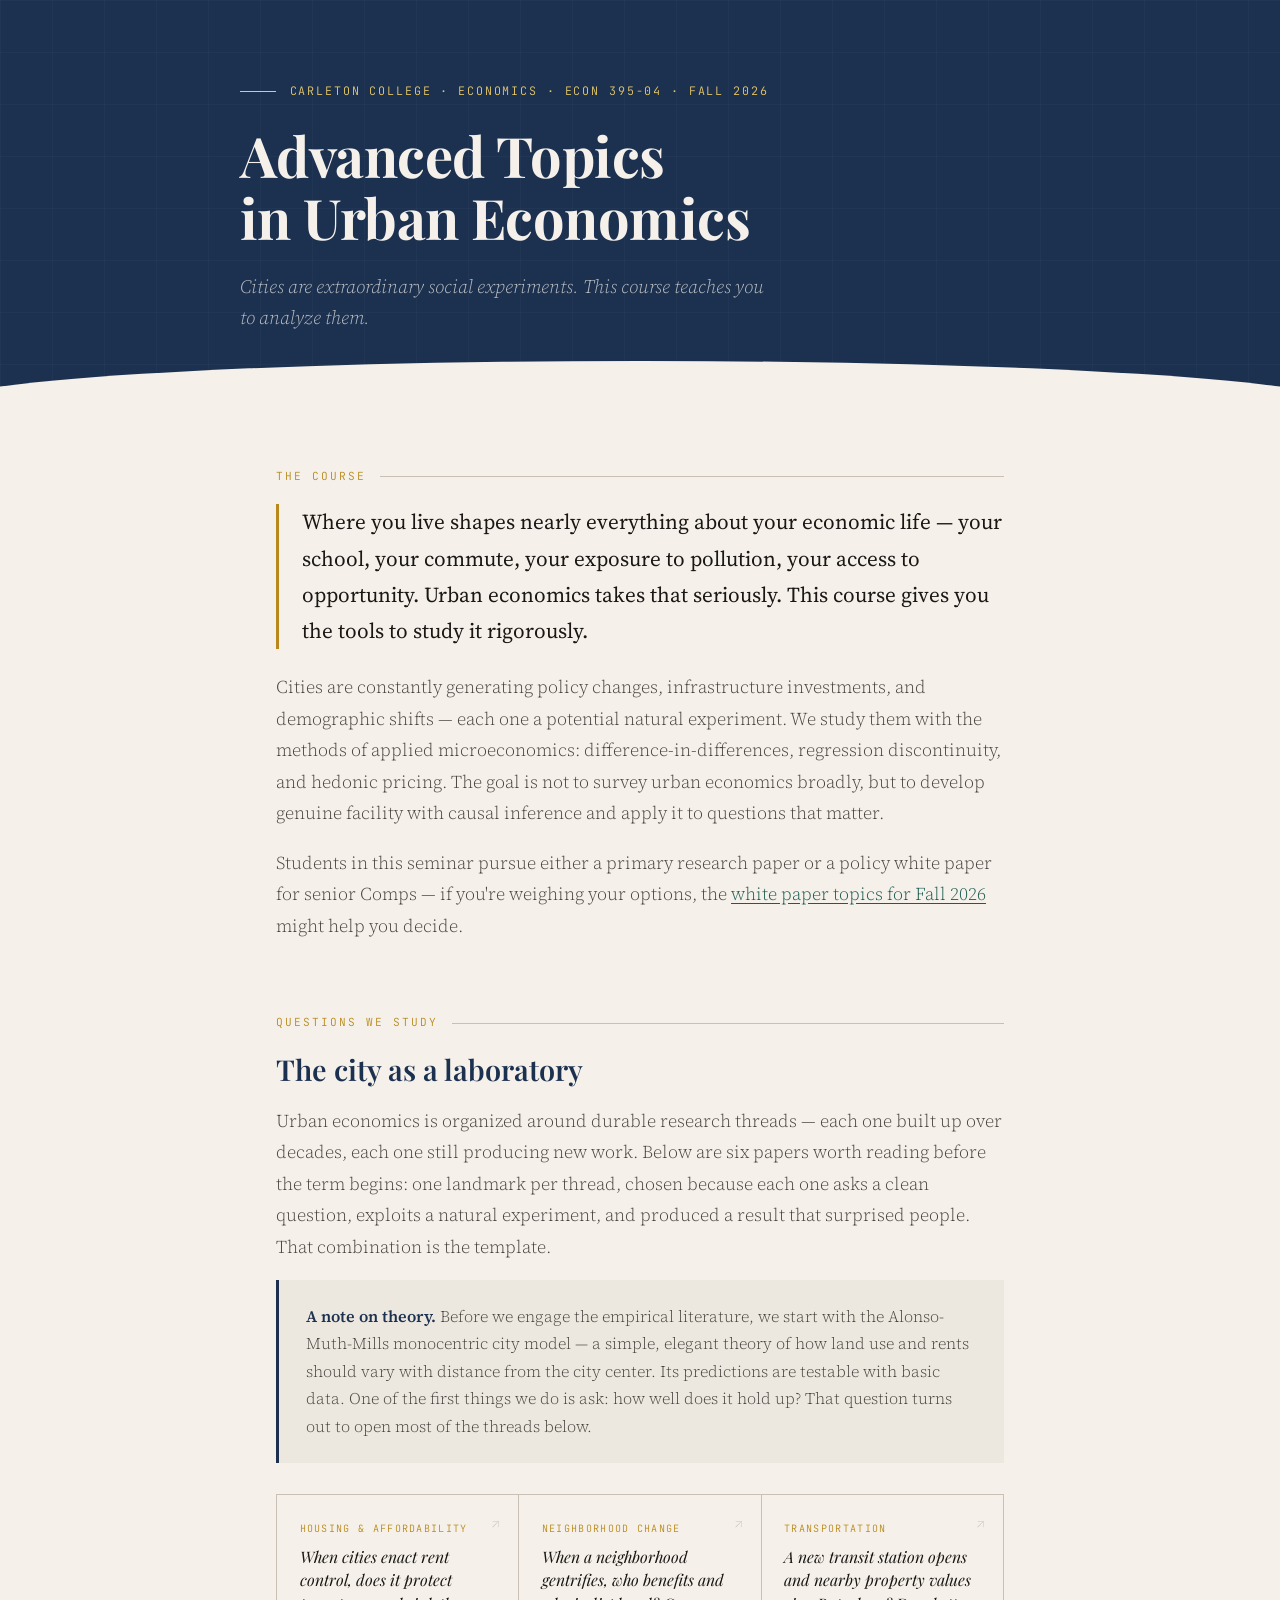
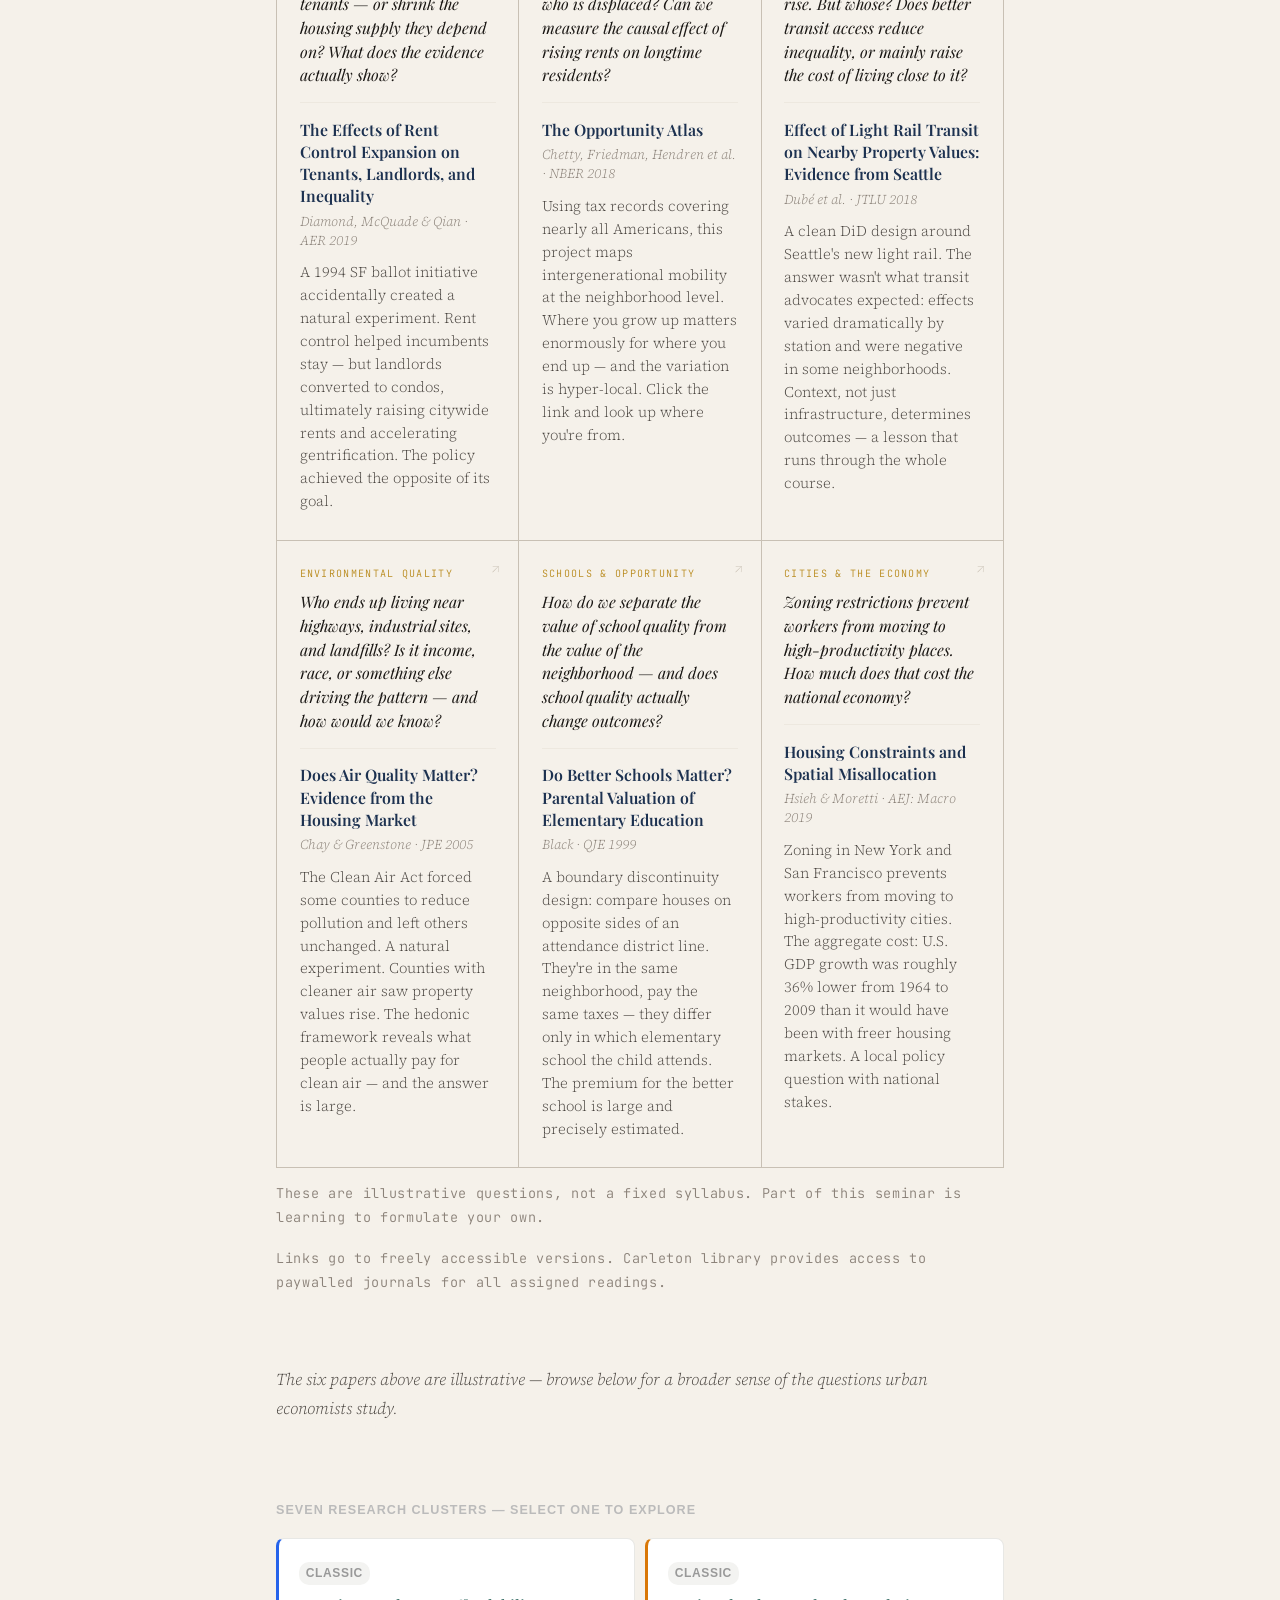
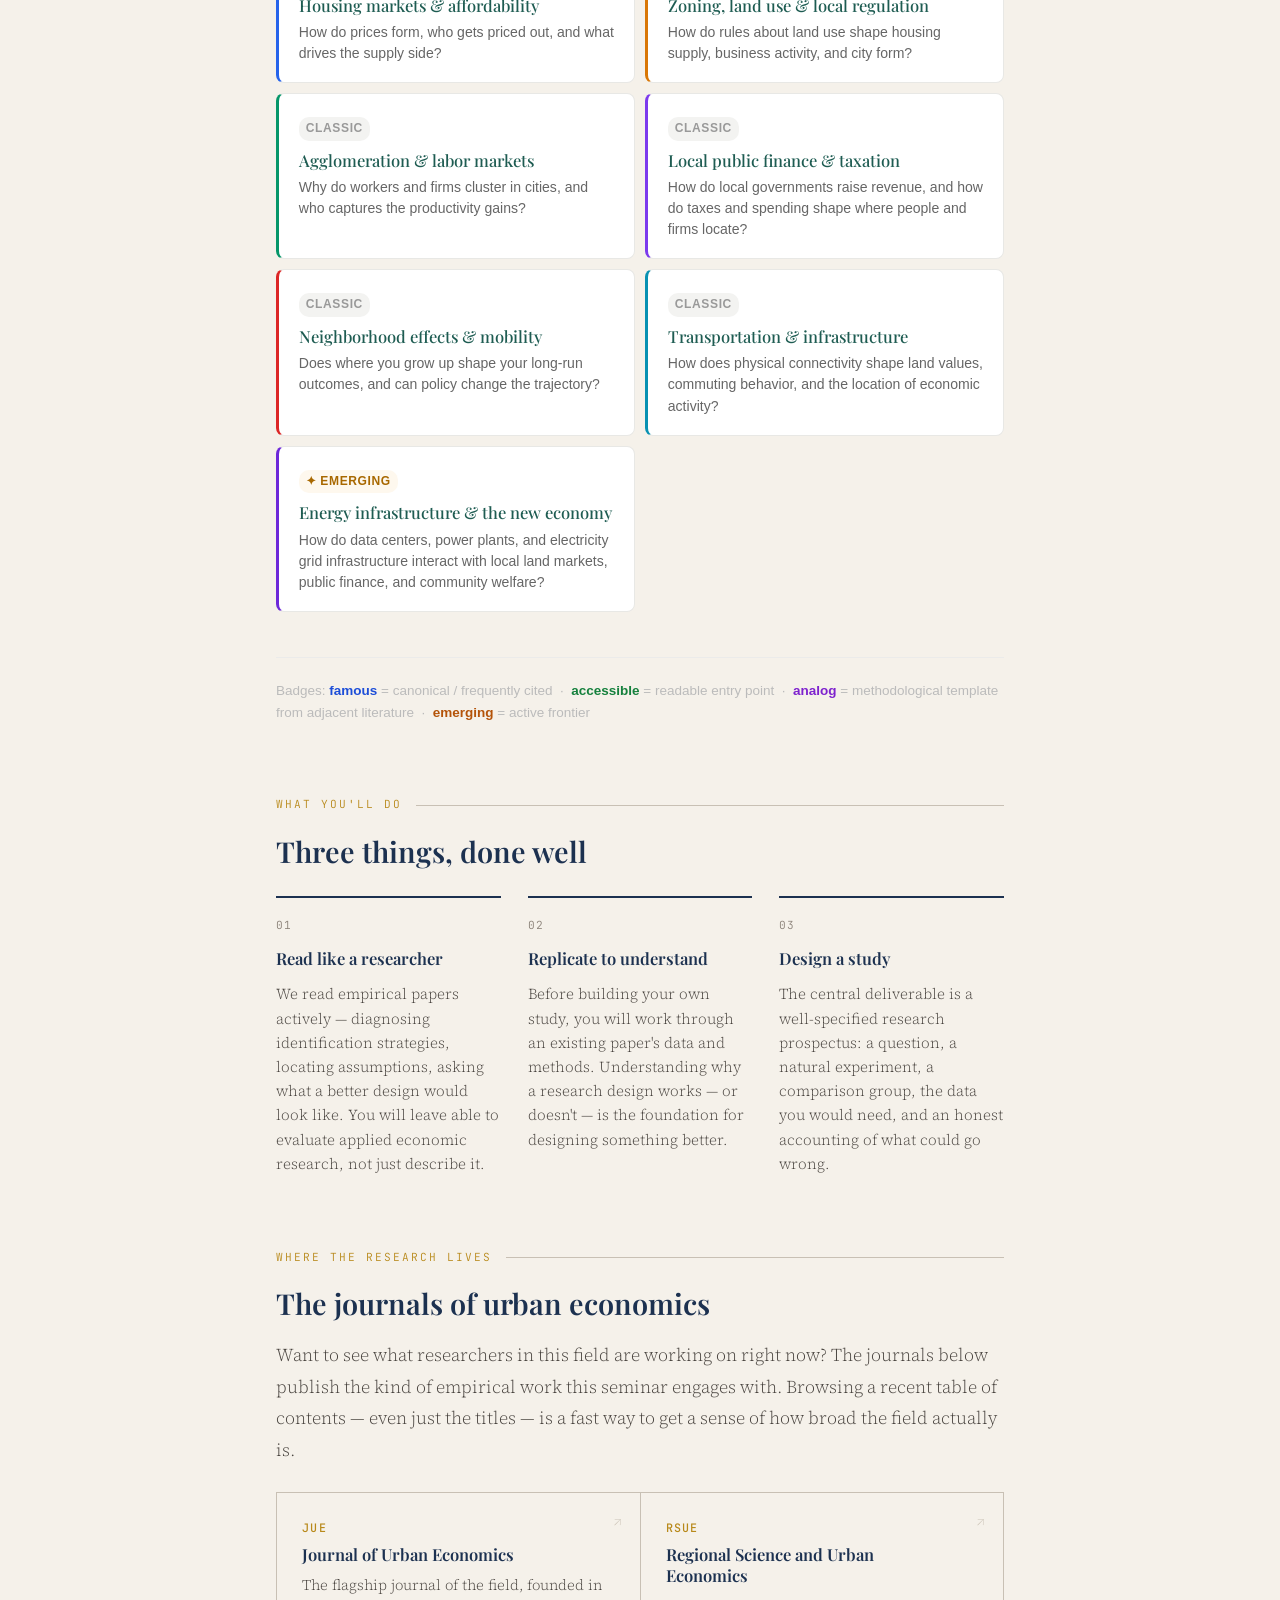
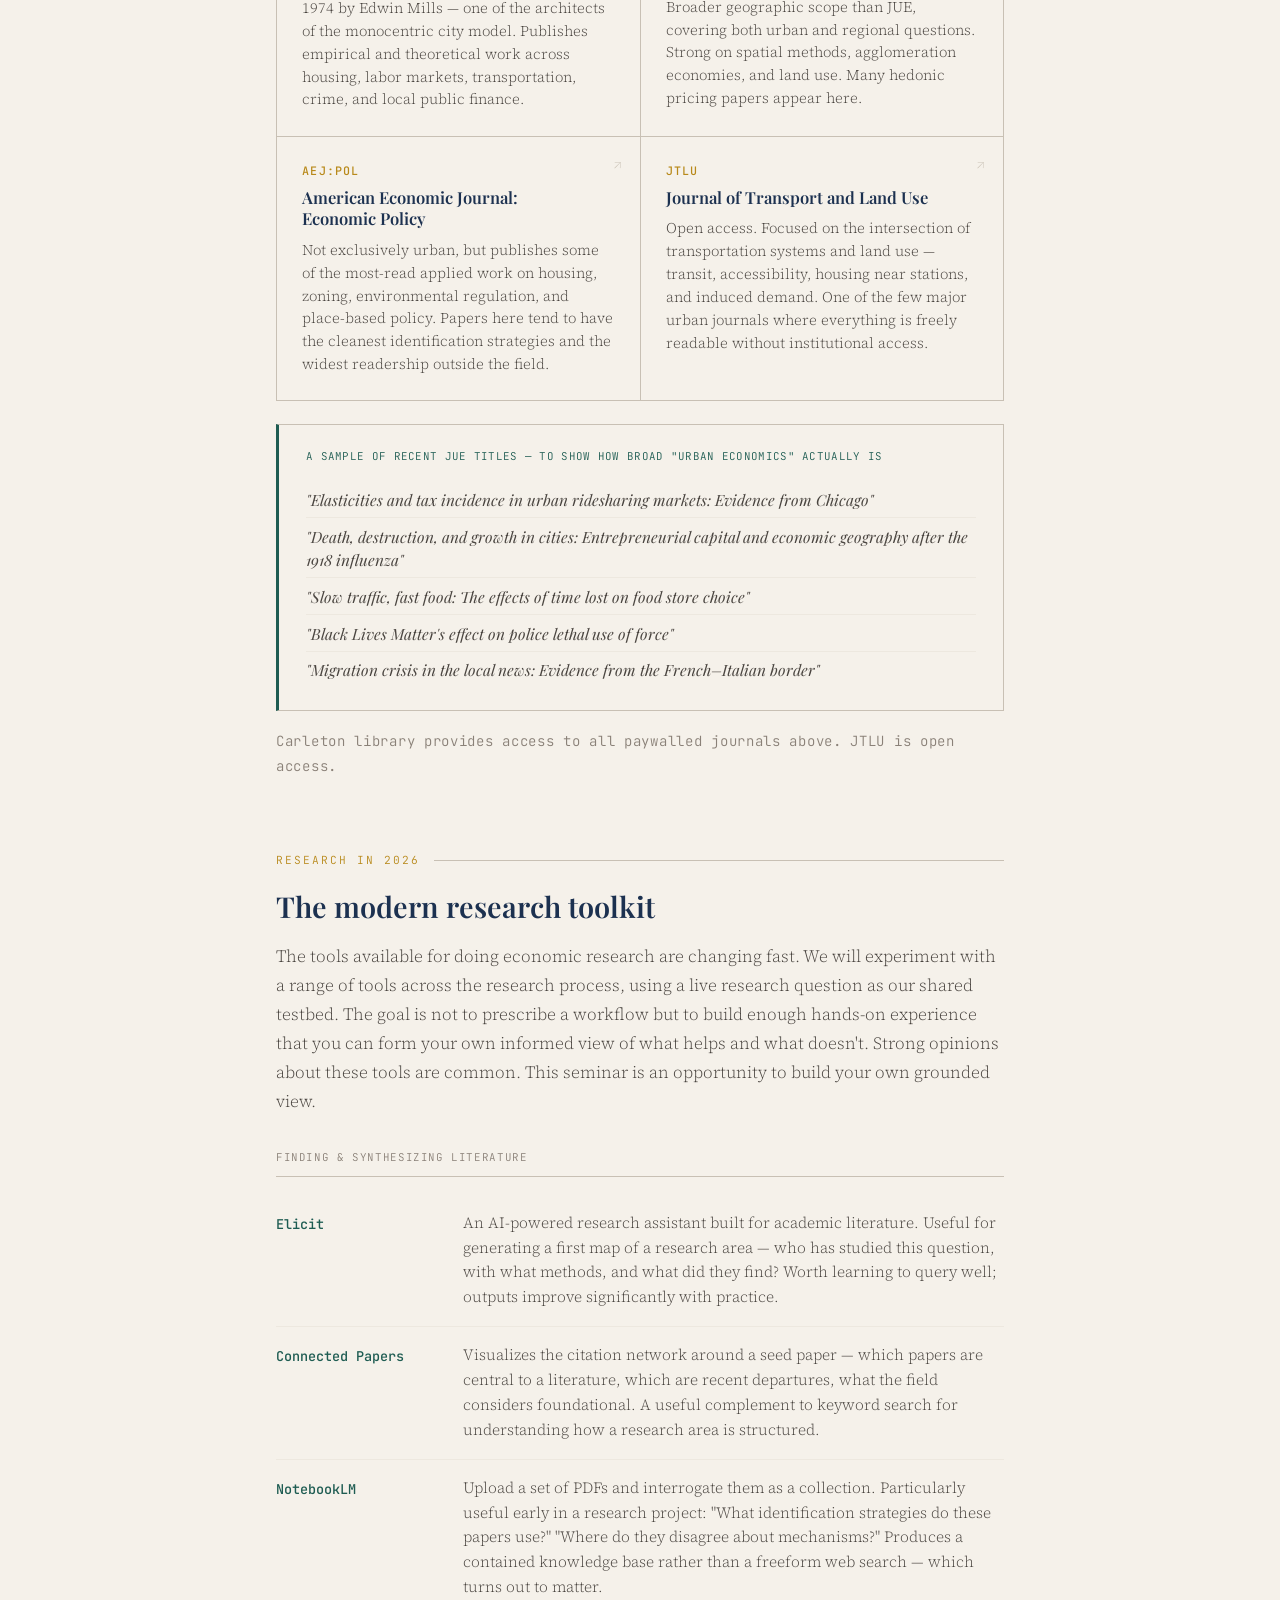
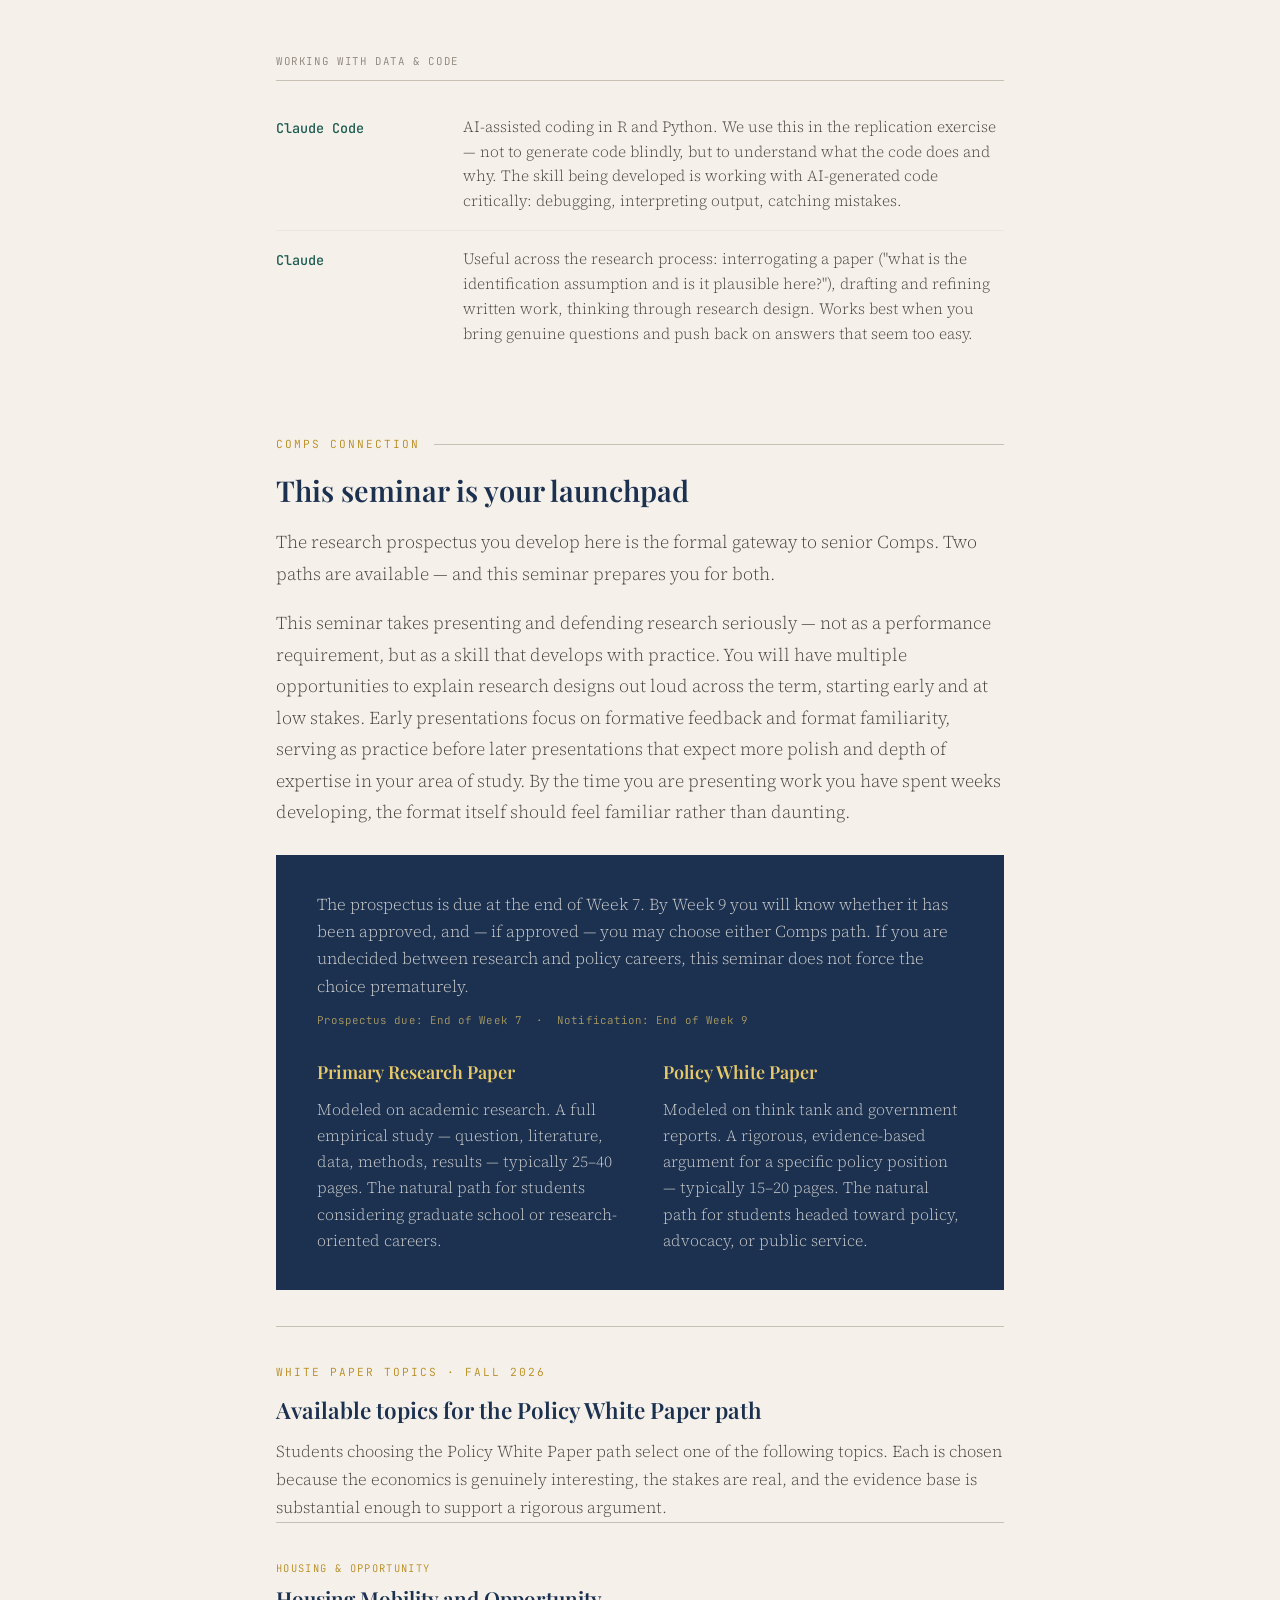
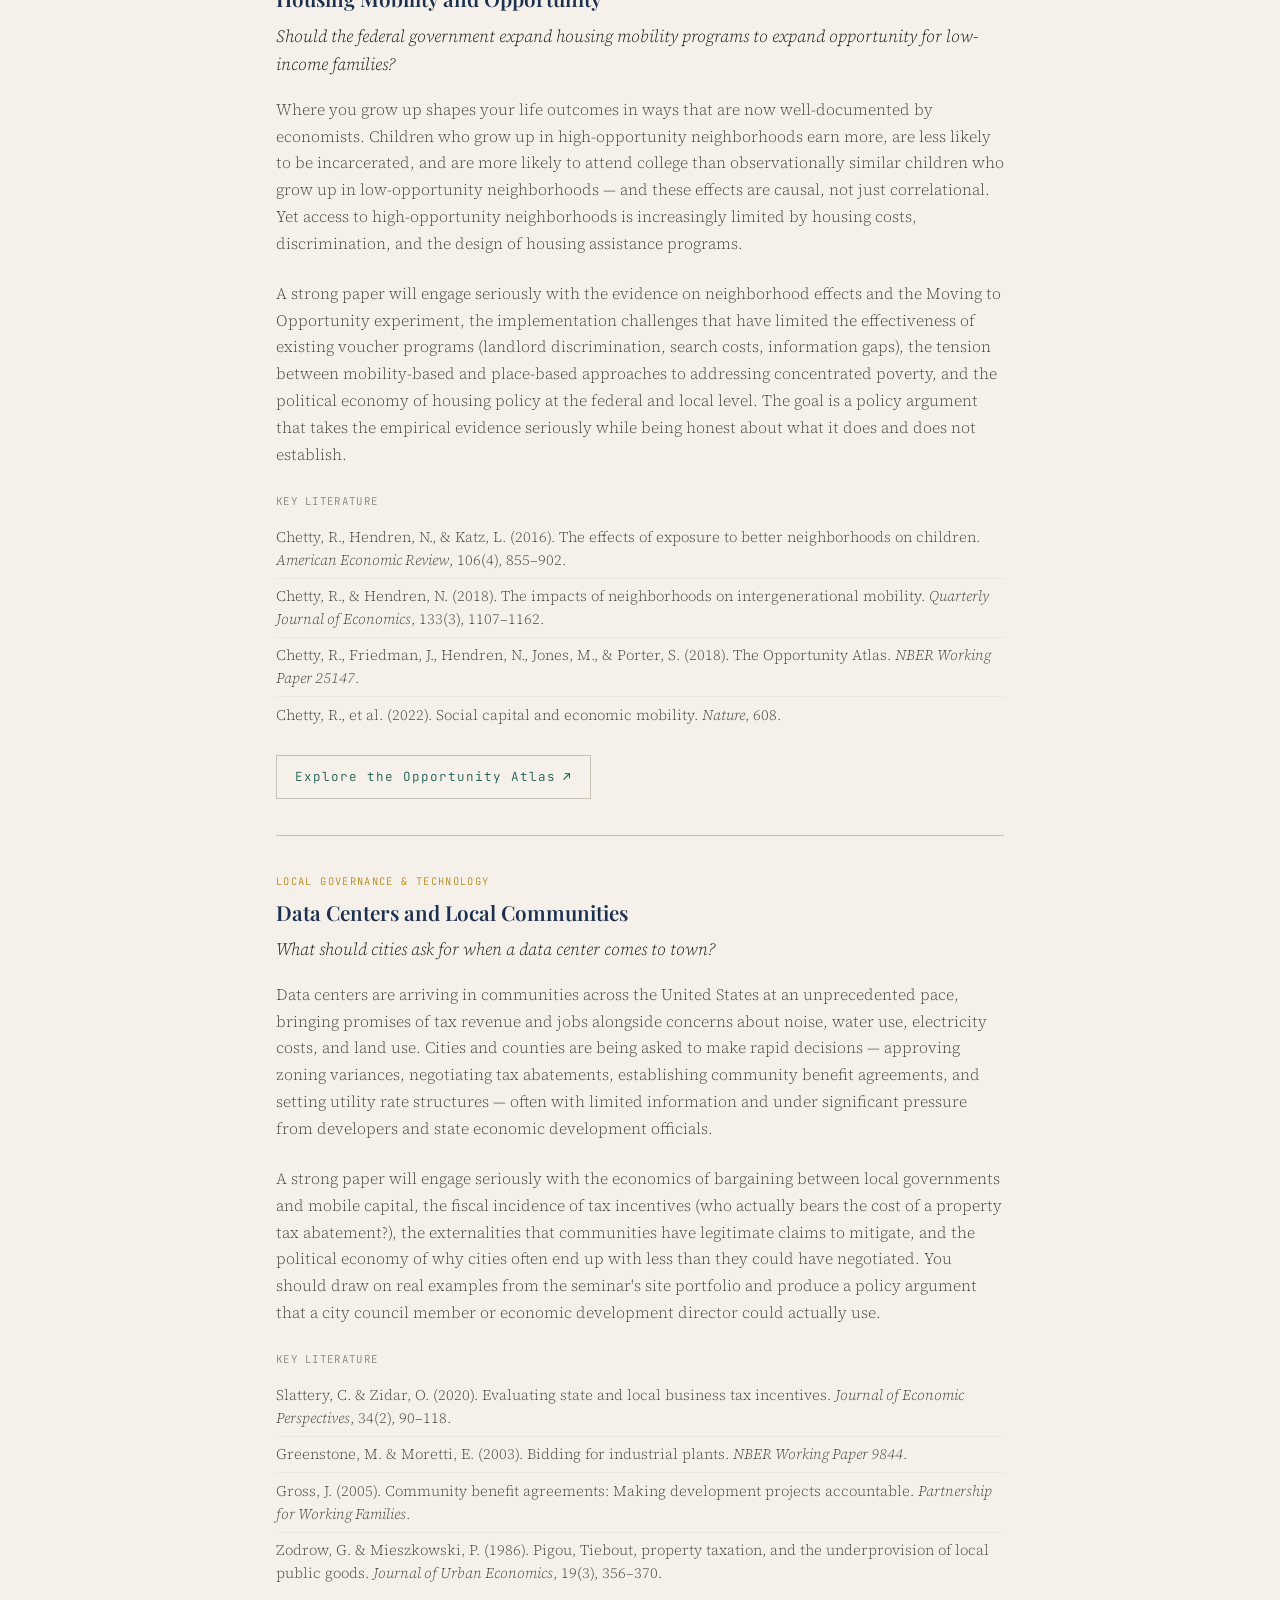
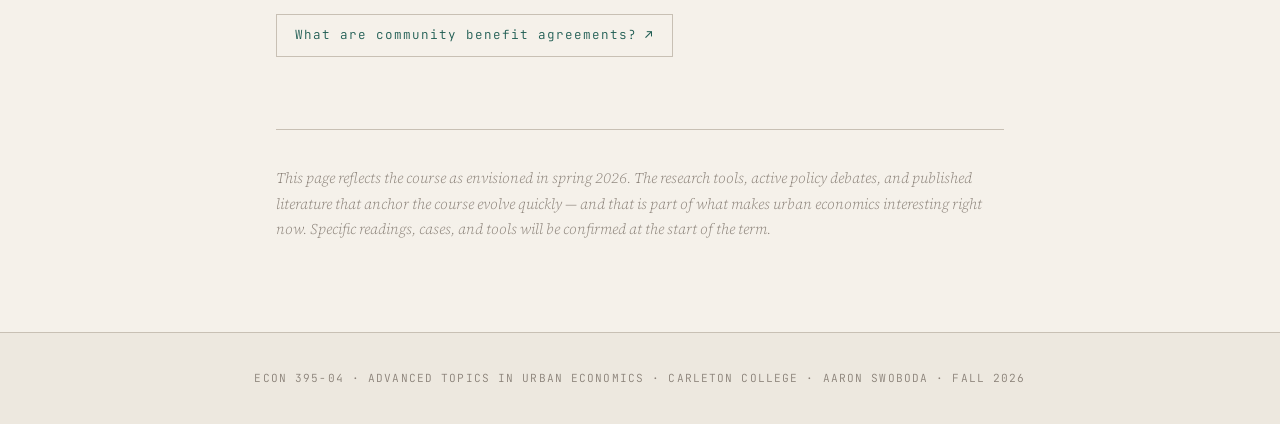
<file: courses/econ395/index.html>
<!DOCTYPE html>
<html lang="en">
<head>
<meta charset="UTF-8">
<meta name="viewport" content="width=device-width, initial-scale=1.0">
<title>ECON 395 · Advanced Topics in Urban Economics · Carleton College</title>
<link rel="preconnect" href="https://fonts.googleapis.com">
<link href="https://fonts.googleapis.com/css2?family=Playfair+Display:ital,wght@0,400;0,600;0,700;1,400;1,600&family=Source+Serif+4:ital,opsz,wght@0,8..60,300;0,8..60,400;0,8..60,600;1,8..60,300;1,8..60,400&family=JetBrains+Mono:wght@400;500&display=swap" rel="stylesheet">
<link rel="stylesheet" href="../../styles.css">
<style>
  /* ── CATALOG QUOTE ────────────────────────────── */
  .catalog-block {
    border: 1px solid var(--rule);
    padding: 1.75rem 2rem;
    margin-top: 1.5rem;
    position: relative;
  }
  .catalog-block::before {
    content: 'Official course description';
    position: absolute;
    top: -0.55rem; left: 1.25rem;
    background: var(--bg);
    padding: 0 0.5rem;
    font-family: var(--mono);
    font-size: 0.6rem;
    letter-spacing: 0.12em;
    text-transform: uppercase;
    color: var(--ink-light);
  }
  .catalog-block p {
    font-size: 0.92rem;
    line-height: 1.7;
    color: var(--ink-mid);
    margin: 0;
  }

  /* ── QUESTION CARDS ───────────────────────────── */
  .q-intro {
    font-size: 0.92rem;
    color: var(--ink-mid);
    margin-bottom: 1.25rem;
    font-style: italic;
  }
  .q-grid {
    display: grid;
    grid-template-columns: 1fr 1fr 1fr;
    gap: 1px;
    background: var(--rule);
    border: 1px solid var(--rule);
    margin-bottom: 0.75rem;
  }
  .q-card {
    background: var(--bg);
    padding: 1.35rem 1.25rem;
    transition: background 0.18s ease;
  }
  .q-card:hover { background: var(--bg-warm); }
  .q-topic {
    font-family: var(--mono);
    font-size: 0.58rem;
    letter-spacing: 0.13em;
    text-transform: uppercase;
    color: var(--gold);
    margin-bottom: 0.3rem;
  }
  .q-place {
    font-family: var(--mono);
    font-size: 0.56rem;
    letter-spacing: 0.1em;
    text-transform: uppercase;
    color: var(--ink-light);
    margin-bottom: 0.6rem;
  }
  .q-text {
    font-family: var(--serif);
    font-size: 0.88rem;
    font-style: italic;
    line-height: 1.5;
    color: var(--ink);
    margin: 0;
  }
  .fine-note {
    font-size: 0.75rem;
    color: var(--ink-light);
    font-family: var(--mono);
    letter-spacing: 0.05em;
    margin-top: 0.75rem;
  }

  /* ── PILLARS ─────────────────────────────────── */
  .pillars {
    display: grid;
    grid-template-columns: 1fr 1fr 1fr;
    gap: 1.5rem;
    margin-top: 1.5rem;
  }
  .pillar { border-top: 2px solid var(--navy); padding-top: 1rem; }
  .pillar-num {
    font-family: var(--mono);
    font-size: 0.62rem;
    letter-spacing: 0.1em;
    color: var(--ink-light);
    margin-bottom: 0.5rem;
  }
  .pillar h3 { font-size: 0.92rem; margin-top: 0; margin-bottom: 0.5rem; color: var(--navy); }
  .pillar p  { font-size: 0.84rem; line-height: 1.6; margin: 0; }

  /* ── THEORY NOTE ──────────────────────────────── */
  .theory-note {
    background: var(--bg-warm);
    border-left: 3px solid var(--navy);
    padding: 1.25rem 1.5rem;
    margin-bottom: 1.75rem;
    font-size: 0.9rem;
    color: var(--ink-mid);
    line-height: 1.7;
  }
  .theory-note strong { color: var(--navy); }

  /* ── PAPER CARDS ─────────────────────────────── */
  .papers-grid {
    display: grid;
    grid-template-columns: 1fr 1fr 1fr;
    gap: 1px;
    background: var(--rule);
    border: 1px solid var(--rule);
  }
  .paper-card {
    background: var(--bg);
    padding: 1.35rem 1.25rem 1.5rem;
    transition: background 0.18s ease;
    text-decoration: none;
    display: block;
    position: relative;
  }
  .paper-card::after {
    content: '↗';
    position: absolute;
    top: 0.9rem; right: 1rem;
    font-size: 0.75rem;
    color: var(--rule);
    transition: color 0.15s;
  }
  .paper-card:hover { background: var(--bg-warm); }
  .paper-card:hover::after { color: var(--teal); }
  .paper-thread {
    font-family: var(--mono);
    font-size: 0.56rem;
    letter-spacing: 0.13em;
    text-transform: uppercase;
    color: var(--gold);
    margin-bottom: 0.4rem;
    padding-right: 1.2rem;
  }
  .paper-title {
    font-family: var(--serif);
    font-size: 0.88rem;
    font-weight: 600;
    color: var(--navy);
    line-height: 1.4;
    margin-bottom: 0.3rem;
  }
  .paper-authors {
    font-size: 0.75rem;
    color: var(--ink-light);
    font-style: italic;
    margin-bottom: 0.6rem;
    line-height: 1.4;
  }
  .paper-question {
    font-family: var(--serif);
    font-size: 0.88rem;
    font-style: italic;
    line-height: 1.5;
    color: var(--ink);
    margin-bottom: 0.85rem;
    padding-bottom: 0.85rem;
    border-bottom: 1px solid var(--bg-warm);
  }
  .paper-hook {
    font-size: 0.82rem;
    color: var(--ink-mid);
    line-height: 1.55;
  }

  /* ── JOURNALS ────────────────────────────────── */
  .journals-grid {
    display: grid;
    grid-template-columns: 1fr 1fr;
    gap: 1px;
    background: var(--rule);
    border: 1px solid var(--rule);
    margin-top: 1.5rem;
    margin-bottom: 1.25rem;
  }
  .journal-card {
    background: var(--bg);
    padding: 1.35rem 1.4rem;
    text-decoration: none;
    display: block;
    transition: background 0.18s ease;
    position: relative;
  }
  .journal-card::after {
    content: '↗';
    position: absolute;
    top: 0.9rem; right: 1rem;
    font-size: 0.75rem;
    color: var(--rule);
    transition: color 0.15s;
  }
  .journal-card:hover { background: var(--bg-warm); }
  .journal-card:hover::after { color: var(--teal); }
  .journal-abbr {
    font-family: var(--mono);
    font-size: 0.65rem;
    font-weight: 500;
    letter-spacing: 0.1em;
    color: var(--gold);
    margin-bottom: 0.3rem;
  }
  .journal-name {
    font-family: var(--serif);
    font-size: 0.92rem;
    font-weight: 600;
    color: var(--navy);
    margin-bottom: 0.5rem;
    line-height: 1.3;
    padding-right: 1.2rem;
  }
  .journal-desc {
    font-size: 0.82rem;
    color: var(--ink-mid);
    line-height: 1.55;
    margin: 0;
  }

  /* ── RECENT PAPERS NOTE ───────────────────────── */
  .recent-papers-note {
    border: 1px solid var(--rule);
    border-left: 3px solid var(--teal);
    padding: 1.25rem 1.5rem;
    margin-top: 1.25rem;
  }
  .rpn-label {
    font-family: var(--mono);
    font-size: 0.6rem;
    letter-spacing: 0.12em;
    text-transform: uppercase;
    color: var(--teal);
    margin-bottom: 0.85rem;
  }
  .rpn-list {
    list-style: none;
    padding: 0;
    margin: 0;
  }
  .rpn-list li {
    font-family: var(--serif);
    font-size: 0.86rem;
    font-style: italic;
    color: var(--ink-mid);
    padding: 0.35rem 0;
    border-bottom: 1px solid var(--bg-warm);
    line-height: 1.5;
  }
  .rpn-list li:last-child { border-bottom: none; }

  /* ── TOOLS ───────────────────────────────────── */
  .tools-intro {
    font-size: 0.95rem;
    color: var(--ink-mid);
    margin-bottom: 1.75rem;
    line-height: 1.7;
  }
  .tools-group { margin-bottom: 2rem; }
  .tools-group-label {
    font-family: var(--mono);
    font-size: 0.6rem;
    letter-spacing: 0.15em;
    text-transform: uppercase;
    color: var(--ink-light);
    border-bottom: 1px solid var(--rule);
    padding-bottom: 0.5rem;
    margin-bottom: 1rem;
  }
  .tool-row {
    display: grid;
    grid-template-columns: 160px 1fr;
    gap: 0.5rem 1.5rem;
    padding: 0.9rem 0;
    border-bottom: 1px solid var(--bg-warm);
    align-items: start;
  }
  .tool-row:last-child { border-bottom: none; }
  .tool-name {
    font-family: var(--mono);
    font-size: 0.75rem;
    font-weight: 500;
    padding-top: 0.1rem;
  }
  .tool-name a { color: var(--teal); text-decoration: none; }
  .tool-name a:hover { text-decoration: underline; }
  .tool-desc {
    font-size: 0.86rem;
    color: var(--ink-mid);
    line-height: 1.6;
    margin: 0;
  }

  /* ── COMPS BOX ───────────────────────────────── */
  .comps-box {
    background: var(--navy);
    color: #F5F1EA;
    padding: 2rem 2.25rem;
    margin-top: 1.5rem;
    display: grid;
    grid-template-columns: 1fr 1fr;
    gap: 1.5rem 2.5rem;
  }
  .comps-intro { grid-column: 1 / -1; }
  .comps-box h3 {
    color: var(--gold-lt);
    font-family: var(--serif);
    font-size: 1rem;
    margin-top: 0;
    margin-bottom: 0.5rem;
  }
  .comps-box p {
    color: rgba(245,241,234,0.8);
    font-size: 0.88rem;
    line-height: 1.65;
    margin: 0;
  }
  .comps-intro p { font-size: 0.92rem; }
  .comps-date {
    font-family: var(--mono);
    font-size: 0.6rem;
    letter-spacing: 0.1em;
    color: var(--gold-lt);
    opacity: 0.7;
    margin-top: 0.6rem;
  }

  /* ── WHITE PAPER TOPICS ───────────────────────── */
  .wp-header {
    margin-top: 2rem;
    padding-top: 2rem;
    border-top: 1px solid var(--rule);
  }
  .wp-header-label {
    font-family: var(--mono);
    font-size: 0.62rem;
    letter-spacing: 0.18em;
    text-transform: uppercase;
    color: var(--gold);
    margin-bottom: 0.75rem;
  }
  .wp-header h3 {
    font-family: var(--serif);
    font-size: 1.25rem;
    font-weight: 600;
    color: var(--navy);
    margin-top: 0;
    margin-bottom: 0.75rem;
    line-height: 1.25;
  }
  .wp-header p {
    font-size: 0.92rem;
    color: var(--ink-mid);
    line-height: 1.7;
    margin: 0;
  }
  .wp-topic {
    padding: 2rem 0;
    border-top: 1px solid var(--rule);
  }
  .wp-topic:last-child { padding-bottom: 0; }
  .wp-topic-thread {
    font-family: var(--mono);
    font-size: 0.58rem;
    letter-spacing: 0.13em;
    text-transform: uppercase;
    color: var(--gold);
    margin-bottom: 0.5rem;
  }
  .wp-topic-title {
    font-family: var(--serif);
    font-size: 1.15rem;
    font-weight: 600;
    color: var(--navy);
    margin-bottom: 0.5rem;
    line-height: 1.3;
  }
  .wp-topic-question {
    font-size: 0.95rem;
    font-style: italic;
    color: var(--ink);
    margin-bottom: 1rem;
    line-height: 1.65;
  }
  .wp-topic-body {
    font-size: 0.88rem;
    color: var(--ink-mid);
    line-height: 1.7;
    margin-bottom: 1.25rem;
  }
  .wp-lit-label {
    font-family: var(--mono);
    font-size: 0.6rem;
    letter-spacing: 0.12em;
    text-transform: uppercase;
    color: var(--ink-light);
    margin-bottom: 0.5rem;
  }
  .wp-lit-list {
    list-style: none;
    padding: 0;
    margin: 0 0 1.25rem;
  }
  .wp-lit-list li {
    font-size: 0.82rem;
    color: var(--ink-mid);
    padding: 0.35rem 0;
    border-bottom: 1px solid var(--bg-warm);
    line-height: 1.55;
  }
  .wp-lit-list li:last-child { border-bottom: none; }
  .wp-link {
    display: inline-flex;
    align-items: center;
    gap: 0.4rem;
    font-family: var(--mono);
    font-size: 0.7rem;
    letter-spacing: 0.08em;
    color: var(--teal);
    text-decoration: none;
    border: 1px solid var(--rule);
    padding: 0.55rem 1rem;
    transition: background 0.15s, border-color 0.15s, color 0.15s;
  }
  .wp-link::after { content: '↗'; }
  .wp-link:hover {
    background: var(--bg-warm);
    border-color: var(--teal);
    color: var(--navy);
  }

  /* ── DISCLAIMER ──────────────────────────────── */
  .disclaimer {
    border-top: 1px solid var(--rule);
    padding-top: 2rem;
    margin-top: 1rem;
  }
  .disclaimer p {
    font-size: 0.82rem;
    font-style: italic;
    color: var(--ink-light);
    line-height: 1.7;
  }

  /* ── RESPONSIVE ──────────────────────────────── */
  @media (max-width: 700px) {
    .q-grid        { grid-template-columns: 1fr; }
    .papers-grid   { grid-template-columns: 1fr; }
    .journals-grid { grid-template-columns: 1fr; }
    .pillars       { grid-template-columns: 1fr; }
    .comps-box     { grid-template-columns: 1fr; }
    .comps-intro   { grid-column: 1; }
    .tool-row      { grid-template-columns: 1fr; }
  }

  /* ── RESEARCH NAVIGATOR WIDGET ───────────────── */
  /* All rules scoped to .nav-widget to prevent conflicts with existing page styles */
  .nav-widget { font-family: -apple-system, BlinkMacSystemFont, 'Segoe UI', Helvetica, sans-serif; color: #1a1a1a; line-height: 1.6; }
  .nav-widget a { color: inherit; }

  .nav-widget .breadcrumb {
    display: flex; align-items: center; gap: 6px;
    font-size: 0.8rem; color: #999;
    margin-bottom: 1.75rem; min-height: 1.2rem;
  }
  .nav-widget .breadcrumb button {
    background: none; border: none; cursor: pointer;
    color: #555; padding: 0; font-size: 0.8rem; font-family: inherit;
  }
  .nav-widget .breadcrumb button:hover { text-decoration: underline; }
  .nav-widget .breadcrumb .sep { color: #ccc; }
  .nav-widget .breadcrumb .current { color: #999; }

  .nav-widget .level-label {
    font-size: 0.7rem; font-weight: 600;
    text-transform: uppercase; letter-spacing: 0.08em;
    color: #bbb; margin-bottom: 1rem; min-height: 1rem;
  }

  .nav-widget .cluster-grid {
    display: grid;
    grid-template-columns: repeat(auto-fill, minmax(250px, 1fr));
    gap: 10px;
  }
  .nav-widget .cluster-card {
    background: white;
    border: 1px solid #e8e8e5;
    border-left: 3px solid var(--c);
    border-radius: 8px;
    padding: 1rem 1.1rem;
    cursor: pointer;
    transition: box-shadow 0.12s;
  }
  .nav-widget .cluster-card:hover { box-shadow: 0 2px 10px rgba(0,0,0,0.08); }
  .nav-widget .cluster-card:focus { outline: 2px solid var(--c); outline-offset: 2px; }
  .nav-widget .ctag {
    display: inline-block; font-size: 0.67rem; font-weight: 600;
    letter-spacing: 0.05em; text-transform: uppercase;
    padding: 2px 7px; border-radius: 10px; margin-bottom: 0.45rem;
  }
  .nav-widget .ctag.classic  { background: #f3f3f1; color: #999; }
  .nav-widget .ctag.emerging { background: #fef8ee; color: #a86800; }
  .nav-widget .cluster-card h3 { font-size: 0.92rem; font-weight: 500; margin-bottom: 0.3rem; line-height: 1.4; margin-top: 0; }
  .nav-widget .cluster-card p  { font-size: 0.78rem; color: #666; line-height: 1.5; margin: 0; }

  .nav-widget .q-list { display: flex; flex-direction: column; gap: 9px; }
  .nav-widget .q-card {
    background: white; border: 1px solid #e8e8e5; border-radius: 8px;
    padding: 1rem 1.25rem; cursor: pointer;
    display: flex; align-items: flex-start; gap: 12px;
    transition: box-shadow 0.12s;
  }
  .nav-widget .q-card:hover { box-shadow: 0 2px 10px rgba(0,0,0,0.08); }
  .nav-widget .q-card:focus { outline: 2px solid #aaa; outline-offset: 2px; }
  .nav-widget .q-num    { font-size: 0.8rem; color: #ccc; font-weight: 500; flex-shrink: 0; padding-top: 3px; min-width: 20px; }
  .nav-widget .q-body   { flex: 1; }
  .nav-widget .q-text   { font-size: 0.93rem; line-height: 1.5; margin-bottom: 0.3rem; font-style: normal; font-family: inherit; color: #1a1a1a; }
  .nav-widget .q-method { font-size: 0.76rem; color: #999; font-style: italic; }
  .nav-widget .q-arrow  { color: #ddd; align-self: center; font-size: 1rem; flex-shrink: 0; }

  .nav-widget .q-framing {
    background: #f7f7f5; border-left: 3px solid #e0e0dc;
    border-radius: 0 6px 6px 0; padding: 0.75rem 1rem;
    margin-bottom: 1.25rem; font-size: 0.87rem; color: #444; line-height: 1.6;
  }
  .nav-widget .q-framing strong {
    display: block; font-size: 0.72rem; font-weight: 600;
    text-transform: uppercase; letter-spacing: 0.06em;
    margin-bottom: 0.3rem; color: #aaa;
  }

  .nav-widget .paper-list { display: flex; flex-direction: column; gap: 10px; }
  .nav-widget .paper-card {
    background: white; border: 1px solid #e8e8e5;
    border-radius: 8px; padding: 1rem 1.25rem;
    display: block; text-decoration: none; position: static;
  }
  .nav-widget .paper-card::after { content: none; }
  .nav-widget .paper-meta       { font-size: 0.77rem; color: #999; margin-bottom: 0.15rem; }
  .nav-widget .paper-title      { font-size: 0.93rem; font-weight: 500; line-height: 1.4; margin-bottom: 0.15rem; font-family: inherit; color: #1a1a1a; }
  .nav-widget .paper-title a    { text-decoration: none; color: #1a1a1a; }
  .nav-widget .paper-title a:hover { color: #2563eb; text-decoration: underline; }
  .nav-widget .paper-venue      { font-size: 0.77rem; color: #bbb; font-style: italic; margin-bottom: 0.55rem; }
  .nav-widget .paper-annotation { font-size: 0.83rem; color: #444; line-height: 1.58; margin-bottom: 0.6rem; }
  .nav-widget .badges { display: flex; gap: 5px; flex-wrap: wrap; }
  .nav-widget .badge {
    display: inline-block; font-size: 0.66rem; font-weight: 600;
    letter-spacing: 0.03em; text-transform: uppercase;
    padding: 2px 7px; border-radius: 10px;
  }
  .nav-widget .badge.famous     { background: #eff6ff; color: #1d4ed8; }
  .nav-widget .badge.accessible { background: #f0fdf4; color: #15803d; }
  .nav-widget .badge.emerging   { background: #fef9ee; color: #b45309; }
  .nav-widget .badge.analog     { background: #fdf4ff; color: #7e22ce; }

  .nav-widget .footer-note {
    margin-top: 2.5rem; padding-top: 1.25rem;
    border-top: 1px solid #ebebea;
    font-size: 0.75rem; color: #bbb; line-height: 1.6;
  }

  @media (max-width: 560px) {
    .nav-widget .cluster-grid { grid-template-columns: 1fr; }
  }
</style>
</head>
<body>

<header>
  <div class="header-inner">
    <div class="header-tag">Carleton College · Economics · ECON 395-04 · Fall 2026</div>
    <h1>Advanced Topics<br>in Urban Economics</h1>
    <p class="tagline">Cities are extraordinary social experiments. This course teaches you to analyze them.</p>
  </div>
</header>

<main>

  <!-- THE COURSE -->
  <section>
    <div class="label">The Course</div>
    <p class="lede">Where you live shapes nearly everything about your economic life — your school, your commute, your exposure to pollution, your access to opportunity. Urban economics takes that seriously. This course gives you the tools to study it rigorously.</p>
    <p>Cities are constantly generating policy changes, infrastructure investments, and demographic shifts — each one a potential natural experiment. We study them with the methods of applied microeconomics: difference-in-differences, regression discontinuity, and hedonic pricing. The goal is not to survey urban economics broadly, but to develop genuine facility with causal inference and apply it to questions that matter.</p>
    <p>Students in this seminar pursue either a primary research paper or a policy white paper for senior Comps — if you're weighing your options, the <a href="#comps">white paper topics for Fall 2026</a> might help you decide.</p>

  </section>

  <!-- QUESTIONS & PAPERS -->
  <section>
    <div class="label">Questions We Study</div>
    <h2>The city as a laboratory</h2>
    <p>Urban economics is organized around durable research threads — each one built up over decades, each one still producing new work. Below are six papers worth reading before the term begins: one landmark per thread, chosen because each one asks a clean question, exploits a natural experiment, and produced a result that surprised people. That combination is the template.</p>

    <div class="theory-note">
      <strong>A note on theory.</strong> Before we engage the empirical literature, we start with the Alonso-Muth-Mills monocentric city model — a simple, elegant theory of how land use and rents should vary with distance from the city center. Its predictions are testable with basic data. One of the first things we do is ask: how well does it hold up? That question turns out to open most of the threads below.
    </div>

    <div class="papers-grid">

      <a class="paper-card" href="https://web.stanford.edu/~diamondr/DMQ.pdf" target="_blank" rel="noopener">
        <div class="paper-thread">Housing &amp; Affordability</div>
        <p class="paper-question">When cities enact rent control, does it protect tenants — or shrink the housing supply they depend on? What does the evidence actually show?</p>
        <div class="paper-title">The Effects of Rent Control Expansion on Tenants, Landlords, and Inequality</div>
        <div class="paper-authors">Diamond, McQuade &amp; Qian · AER 2019</div>
        <p class="paper-hook">A 1994 SF ballot initiative accidentally created a natural experiment. Rent control helped incumbents stay — but landlords converted to condos, ultimately raising citywide rents and accelerating gentrification. The policy achieved the opposite of its goal.</p>
      </a>

      <a class="paper-card" href="https://opportunityatlas.org" target="_blank" rel="noopener">
        <div class="paper-thread">Neighborhood Change</div>
        <p class="paper-question">When a neighborhood gentrifies, who benefits and who is displaced? Can we measure the causal effect of rising rents on longtime residents?</p>
        <div class="paper-title">The Opportunity Atlas</div>
        <div class="paper-authors">Chetty, Friedman, Hendren et al. · NBER 2018</div>
        <p class="paper-hook">Using tax records covering nearly all Americans, this project maps intergenerational mobility at the neighborhood level. Where you grow up matters enormously for where you end up — and the variation is hyper-local. Click the link and look up where you're from.</p>
      </a>

      <a class="paper-card" href="https://www.jtlu.org/index.php/jtlu/article/view/1096" target="_blank" rel="noopener">
        <div class="paper-thread">Transportation</div>
        <p class="paper-question">A new transit station opens and nearby property values rise. But whose? Does better transit access reduce inequality, or mainly raise the cost of living close to it?</p>
        <div class="paper-title">Effect of Light Rail Transit on Nearby Property Values: Evidence from Seattle</div>
        <div class="paper-authors">Dubé et al. · JTLU 2018</div>
        <p class="paper-hook">A clean DiD design around Seattle's new light rail. The answer wasn't what transit advocates expected: effects varied dramatically by station and were negative in some neighborhoods. Context, not just infrastructure, determines outcomes — a lesson that runs through the whole course.</p>
      </a>

      <a class="paper-card" href="https://www.nber.org/papers/w9523" target="_blank" rel="noopener">
        <div class="paper-thread">Environmental Quality</div>
        <p class="paper-question">Who ends up living near highways, industrial sites, and landfills? Is it income, race, or something else driving the pattern — and how would we know?</p>
        <div class="paper-title">Does Air Quality Matter? Evidence from the Housing Market</div>
        <div class="paper-authors">Chay &amp; Greenstone · JPE 2005</div>
        <p class="paper-hook">The Clean Air Act forced some counties to reduce pollution and left others unchanged. A natural experiment. Counties with cleaner air saw property values rise. The hedonic framework reveals what people actually pay for clean air — and the answer is large.</p>
      </a>

      <a class="paper-card" href="https://www.newyorkfed.org/medialibrary/media/research/staff_reports/research_papers/9729.html" target="_blank" rel="noopener">
        <div class="paper-thread">Schools &amp; Opportunity</div>
        <p class="paper-question">How do we separate the value of school quality from the value of the neighborhood — and does school quality actually change outcomes?</p>
        <div class="paper-title">Do Better Schools Matter? Parental Valuation of Elementary Education</div>
        <div class="paper-authors">Black · QJE 1999</div>
        <p class="paper-hook">A boundary discontinuity design: compare houses on opposite sides of an attendance district line. They're in the same neighborhood, pay the same taxes — they differ only in which elementary school the child attends. The premium for the better school is large and precisely estimated.</p>
      </a>

      <a class="paper-card" href="https://eml.berkeley.edu/~moretti/growth.pdf" target="_blank" rel="noopener">
        <div class="paper-thread">Cities &amp; the Economy</div>
        <p class="paper-question">Zoning restrictions prevent workers from moving to high-productivity places. How much does that cost the national economy?</p>
        <div class="paper-title">Housing Constraints and Spatial Misallocation</div>
        <div class="paper-authors">Hsieh &amp; Moretti · AEJ: Macro 2019</div>
        <p class="paper-hook">Zoning in New York and San Francisco prevents workers from moving to high-productivity cities. The aggregate cost: U.S. GDP growth was roughly 36% lower from 1964 to 2009 than it would have been with freer housing markets. A local policy question with national stakes.</p>
      </a>

    </div>
    <p class="fine-note">These are illustrative questions, not a fixed syllabus. Part of this seminar is learning to formulate your own.</p>
    <p class="fine-note">Links go to freely accessible versions. Carleton library provides access to paywalled journals for all assigned readings.</p>
  </section>

  <!-- RESEARCH NAVIGATOR -->
  <section>
    <p class="q-intro">The six papers above are illustrative — browse below for a broader sense of the questions urban economists study.</p>
    <div class="nav-widget">
      <nav class="breadcrumb" id="nav-breadcrumb" aria-label="Navigation"></nav>
      <div class="level-label" id="nav-level-label"></div>
      <div id="nav-app"></div>
      <div class="footer-note" id="nav-footer-note"></div>
    </div>
    <script>
    (function () {
      const clusters = [
        {
          id: 'housing', color: '#2563eb', tag: 'classic',
          name: 'Housing markets &amp; affordability',
          desc: 'How do prices form, who gets priced out, and what drives the supply side?',
          questions: [
            {
              text: 'Does restricting short-term rentals (e.g., Airbnb) meaningfully reduce long-term rents for local residents?',
              method: 'diff-in-diff around city-level regulatory bans',
              papers: [
                { authors: 'Barron, K., Kung, E., &amp; Proserpio, D.', year: 2021,
                  title: 'The effect of home-sharing on house prices and rents: Evidence from Airbnb',
                  venue: 'Marketing Science, 40(1), 23–47',
                  annotation: 'Uses a national panel to estimate that a 10-percentage-point increase in Airbnb market penetration raises rents roughly 0.4% and house prices ~0.76%. Causal identification relies on variation in Airbnb adoption across markets over time.',
                  badges: ['famous'], url: 'https://doi.org/10.1287/mksc.2020.1227' },
                { authors: 'Horn, K., &amp; Merante, M.', year: 2017,
                  title: 'Is home sharing driving up rents? Evidence from Airbnb in Boston',
                  venue: 'Journal of Housing Economics, 38, 14–24',
                  annotation: 'An accessible, city-level study of Boston that finds increases in Airbnb listings within a census tract are associated with higher asking rents. A useful companion to the national study because it pins down local mechanisms and is easier to read.',
                  badges: ['accessible'], url: 'https://scholar.google.com/scholar?q=Horn+Merante+2017+Airbnb+Boston+housing+rents' }
              ]
            },
            {
              text: 'How much of the urban–suburban house price gap reflects school quality versus commute time versus neighborhood amenities?',
              method: 'hedonic regression; attendance boundary discontinuity design',
              papers: [
                { authors: 'Black, S. E.', year: 1999,
                  title: 'Do better schools matter? Parental valuation of elementary education',
                  venue: 'Quarterly Journal of Economics, 114(2), 577–599',
                  annotation: 'The founding paper of the boundary discontinuity approach: compare house prices on either side of elementary school attendance boundaries to isolate willingness-to-pay for school quality. A 5% test score increase raises prices roughly 2.5%. Essential reading.',
                  badges: ['famous'], url: 'https://doi.org/10.1162/003355399556061' },
                { authors: 'Bayer, P., Ferreira, F., &amp; McMillan, R.', year: 2007,
                  title: 'A unified framework for measuring preferences for schools and neighborhoods',
                  venue: 'Journal of Political Economy, 115(4), 588–638',
                  annotation: 'Extends the boundary discontinuity approach with a full household sorting model that separates preferences for schools, neighbors, and access. More technically demanding but shows how the pieces fit together — a good follow-up read once Black (1999) is absorbed.',
                  badges: ['accessible'], url: 'https://scholar.google.com/scholar?q=Bayer+Ferreira+McMillan+2007+schools+neighborhoods+preferences+JPE' }
              ]
            },
            {
              text: 'When a new market-rate apartment building opens in a low-income neighborhood, do nearby rents rise (displacement) or fall (filtering)?',
              method: 'event study using building permit data and local rent indices',
              papers: [
                { authors: 'Asquith, B. J., Mast, E., &amp; Reed, D.', year: 2023,
                  title: 'Local effects of large new apartment buildings in low-income areas',
                  venue: 'Review of Economics and Statistics, 105(2), 359–375',
                  annotation: 'Probably the most influential recent paper on the supply-and-displacement question. Finds that large new apartment buildings actually reduce rents within 500 meters in low-income neighborhoods — consistent with filtering, not displacement. Clean identification using tract-level rent data.',
                  badges: ['famous'], url: 'https://doi.org/10.1162/rest_a_01055' },
                { authors: 'Pennington, K.', year: 2021,
                  title: 'Does building new housing cause displacement? The supply and demand effects of construction in San Francisco',
                  venue: 'Working paper',
                  annotation: 'Examines San Francisco, where displacement fears are highest. Finds that new market-rate construction reduces nearby displacement pressures. A useful pairing with Asquith et al. because it uses a different city and a different identification strategy.',
                  badges: ['accessible'], url: 'https://scholar.google.com/scholar?q=Pennington+2021+building+housing+displacement+San+Francisco' }
              ]
            }
          ]
        },
        {
          id: 'zoning', color: '#d97706', tag: 'classic',
          name: 'Zoning, land use &amp; local regulation',
          desc: 'How do rules about land use shape housing supply, business activity, and city form?',
          questions: [
            {
              text: 'Do minimum parking requirements reduce housing density and raise development costs in urban neighborhoods?',
              method: 'cross-city comparison exploiting regulatory reforms; quasi-experimental',
              papers: [
                { authors: 'Shoup, D. C.', year: 2005,
                  title: 'The High Cost of Free Parking',
                  venue: 'American Planning Association (book)',
                  annotation: 'The canonical treatment of parking minimums. Argues that off-street parking requirements function as a hidden subsidy to driving, inflate development costs, and reduce housing supply. Enormously influential in policy circles and readable as a primary text for non-specialists.',
                  badges: ['famous', 'accessible'], url: 'https://scholar.google.com/scholar?q=Shoup+2005+High+Cost+Free+Parking' },
                { authors: 'Manville, M.', year: 2013,
                  title: 'Parking requirements and housing development: Regulation and reform in Los Angeles',
                  venue: 'Journal of the American Planning Association, 79(1), 49–66',
                  annotation: 'An empirical follow-up to Shoup using a 2005 Los Angeles reform that relaxed parking minimums in part of downtown. Finds the reform substantially increased housing production — a clean quasi-experimental test of the mechanism.',
                  badges: ['accessible'], url: 'https://scholar.google.com/scholar?q=Manville+2013+parking+requirements+housing+Los+Angeles+JAPA' }
              ]
            },
            {
              text: 'When a city upzones a neighborhood, how much new construction follows — and are the welfare costs of supply constraints large in aggregate?',
              method: 'regression discontinuity at zoning boundaries; general equilibrium simulation',
              papers: [
                { authors: 'Hsieh, C.-T., &amp; Moretti, E.', year: 2019,
                  title: 'Housing constraints and spatial misallocation',
                  venue: 'American Economic Journal: Macroeconomics, 11(2), 1–39',
                  annotation: 'One of the most cited papers in contemporary urban economics. Uses a general equilibrium model to estimate that housing supply constraints in high-productivity cities (New York, San Francisco) reduce aggregate US GDP by roughly 2%. Makes the welfare cost of local zoning vivid at the national scale.',
                  badges: ['famous'], url: 'https://doi.org/10.1257/mac.20170388' },
                { authors: 'Glaeser, E., Gyourko, J., &amp; Saks, R.', year: 2005,
                  title: 'Why is Manhattan so expensive? Regulation and the rise in housing prices',
                  venue: 'Journal of Law and Economics, 48(2), 331–369',
                  annotation: 'Estimates the "regulatory tax" on new housing in Manhattan by comparing construction costs to market prices. Finds a large and growing wedge attributable to zoning rather than land scarcity. Accessible methodology and an influential framing of housing costs as a policy-created problem.',
                  badges: ['famous', 'accessible'], url: 'https://doi.org/10.1086/429979' }
              ]
            },
            {
              text: 'Do exclusionary zoning practices in suburbs increase residential segregation by income and race, and where did these practices come from?',
              method: 'cross-metropolitan analysis; historical and institutional analysis',
              papers: [
                { authors: 'Rothstein, R.', year: 2017,
                  title: 'The Color of Law: A Forgotten History of How Our Government Segregated America',
                  venue: 'Liveright (book)',
                  annotation: 'A highly accessible history of how local zoning, federal housing policy, and deed restrictions were explicitly designed to produce racial residential segregation. Essential context for understanding why the spatial distribution of income and race looks the way it does — and why it is not simply a market outcome.',
                  badges: ['famous', 'accessible'], url: 'https://scholar.google.com/scholar?q=Rothstein+2017+Color+of+Law' },
                { authors: 'Lens, M. C., &amp; Monkkonen, P.', year: 2016,
                  title: 'Do strict land use regulations make metropolitan areas more segregated by income?',
                  venue: 'Journal of the American Planning Association, 82(1), 6–21',
                  annotation: 'A cross-metropolitan empirical test of the segregation-zoning link. Finds that stricter land use regulations are associated with greater income segregation, with effects operating through both housing prices and locational sorting. A readable complement to Rothstein that brings quantitative evidence.',
                  badges: ['accessible'], url: 'https://scholar.google.com/scholar?q=Lens+Monkkonen+2016+land+use+regulations+segregation+income' }
              ]
            }
          ]
        },
        {
          id: 'agglomeration', color: '#059669', tag: 'classic',
          name: 'Agglomeration &amp; labor markets',
          desc: 'Why do workers and firms cluster in cities, and who captures the productivity gains?',
          questions: [
            {
              text: 'Does moving to a denser city permanently raise a worker\'s wages, or does the wage premium reflect sorting of more skilled workers into cities?',
              method: 'worker fixed effects panel tracking movers across cities',
              papers: [
                { authors: 'Glaeser, E. L., &amp; Maré, D. C.', year: 2001,
                  title: 'Cities and skills',
                  venue: 'Journal of Labor Economics, 19(2), 316–342',
                  annotation: 'The foundational paper on the urban wage premium. Uses panel data to show that workers in large cities earn more even after controlling for skill, and that wages rise slowly after moving to a city — suggesting a learning effect, not just sorting of talented workers into cities.',
                  badges: ['famous'], url: 'https://doi.org/10.1086/209979' },
                { authors: 'De la Roca, J., &amp; Puga, D.', year: 2017,
                  title: 'Learning by working in big cities',
                  venue: 'Review of Economic Studies, 84(1), 106–142',
                  annotation: 'Using Spanish administrative data, carefully distinguishes learning effects (permanent skill gains from working in dense cities) from static sorting. Workers in large cities accumulate more valuable experience — and they take a portion of this premium with them if they leave.',
                  badges: ['famous'], url: 'https://doi.org/10.1093/restud/rdw031' }
              ]
            },
            {
              text: 'When a large manufacturing plant opens in a county, how much do wages and productivity at nearby incumbent firms change?',
              method: 'comparison of "winning" versus runner-up counties in competitive plant location decisions',
              papers: [
                { authors: 'Greenstone, M., Hornbeck, R., &amp; Moretti, E.', year: 2010,
                  title: 'Identifying agglomeration spillovers: Evidence from winners and losers of large plant openings',
                  venue: 'Journal of Political Economy, 118(3), 536–598',
                  annotation: 'The "Million Dollar Plants" paper. Uses a clever design — comparing counties that won large plant location competitions against runner-up counties — to isolate agglomeration spillovers. Finds that incumbent plants in winning counties experience roughly 12% higher TFP growth. Methodologically elegant.',
                  badges: ['famous'], url: 'https://doi.org/10.1086/653714' },
                { authors: 'Moretti, E.', year: 2004,
                  title: 'Workers\' education, spillovers, and productivity: Evidence from plant-level production functions',
                  venue: 'American Economic Review, 94(3), 656–690',
                  annotation: 'Examines how the share of college-educated workers in a city affects the wages of less-educated workers in the same city. Finds evidence of human capital externalities — a second channel by which agglomeration benefits are transmitted. A useful companion paper showing spillovers operate through people, not just firm co-location.',
                  badges: ['accessible'], url: 'https://scholar.google.com/scholar?q=Moretti+2004+workers+education+spillovers+productivity+AER' }
              ]
            },
            {
              text: 'Are agglomeration benefits stronger for some types of workers and occupations than others, and what accounts for the variation?',
              method: 'occupation-level regressions of wage premiums against city density',
              papers: [
                { authors: 'Bacolod, M., Blum, B. S., &amp; Strange, W. C.', year: 2009,
                  title: 'Skills in the city',
                  venue: 'Journal of Urban Economics, 65(2), 136–153',
                  annotation: 'Shows that the urban wage premium is concentrated among workers with cognitive and social ("people") skills rather than physical or motor skills. Provides a skill-based theory of why dense cities generate larger returns for knowledge workers than for tradespeople.',
                  badges: ['accessible'], url: 'https://scholar.google.com/scholar?q=Bacolod+Blum+Strange+2009+skills+city+JUE' },
                { authors: 'Autor, D. H.', year: 2019,
                  title: 'Work of the past, work of the future',
                  venue: 'AEA Papers and Proceedings, 109, 1–32',
                  annotation: 'An accessible and beautifully written summary of how labor market polarization has played out differently across cities. High-skill cities pull further ahead; left-behind cities lose middle-skill work without gaining high-skill replacements. Excellent as a discussion piece at the start of a seminar.',
                  badges: ['accessible'], url: 'https://scholar.google.com/scholar?q=Autor+2019+Work+past+work+future+AEA+Papers+Proceedings' }
              ]
            }
          ]
        },
        {
          id: 'pubfin', color: '#7c3aed', tag: 'classic',
          name: 'Local public finance &amp; taxation',
          desc: 'How do local governments raise revenue, and how do taxes and spending shape where people and firms locate?',
          questions: [
            {
              text: 'Do increases in school spending get capitalized into home prices, and do they actually improve long-run student outcomes?',
              method: 'regression discontinuity around school bond election thresholds; school finance reform variation',
              papers: [
                { authors: 'Cellini, S. R., Ferreira, F., &amp; Rothstein, J.', year: 2010,
                  title: 'The value of school facility investments: Evidence from a dynamic regression discontinuity design',
                  venue: 'Quarterly Journal of Economics, 125(1), 215–261',
                  annotation: 'Uses close school bond elections as a natural experiment. Finds that passing a bond measure raises local property values by roughly $1.50 for every dollar spent — implying households value school improvements more than the tax cost. A clean demonstration of the capitalization principle.',
                  badges: ['famous'], url: 'https://doi.org/10.1162/qjec.2010.125.1.215' },
                { authors: 'Jackson, C. K., Johnson, R. C., &amp; Persico, C.', year: 2016,
                  title: 'The effects of school spending on educational and economic outcomes: Evidence from school finance reforms',
                  venue: 'Quarterly Journal of Economics, 131(1), 157–218',
                  annotation: 'Exploits state-level school finance reforms to trace out long-run effects of school spending. A 10% increase in per-pupil spending throughout school is associated with significantly higher adult earnings and lower poverty rates — one of the cleanest answers to "does money matter in education?"',
                  badges: ['famous'], url: 'https://doi.org/10.1093/qje/qjv036' }
              ]
            },
            {
              text: 'When a state raises business taxes, do firms actually relocate — and who ultimately bears the burden, owners or workers?',
              method: 'staggered state tax reform exploiting variation in tax changes across states and years',
              papers: [
                { authors: 'Giroud, X., &amp; Rauh, J.', year: 2019,
                  title: 'State taxation and the reallocation of business activity: Evidence from establishment-level data',
                  venue: 'Journal of Political Economy, 127(3), 1262–1316',
                  annotation: 'Uses detailed establishment-level data to show that multi-state firms shift employment to lower-tax states after a tax increase. Single-state firms do not — they cannot avoid the tax through reallocation. A careful study of fiscal federalism and the real effects of tax competition.',
                  badges: ['famous'], url: 'https://doi.org/10.1086/701357' },
                { authors: 'Suárez Serrato, J. C., &amp; Zidar, O.', year: 2016,
                  title: 'Who benefits from state corporate tax cuts? A local labor markets approach with heterogeneous firms',
                  venue: 'American Economic Review, 106(9), 2582–2624',
                  annotation: 'Asks who captures the gains from state corporate tax cuts: owners, workers, or landowners? Finds that workers and landowners capture most of the benefit, with the split depending on local labor supply elasticity. Excellent for motivating incidence analysis in public finance.',
                  badges: ['famous'], url: 'https://scholar.google.com/scholar?q=Suarez+Serrato+Zidar+2016+state+corporate+tax+cuts+AER' }
              ]
            },
            {
              text: 'Do Tax Increment Financing (TIF) districts generate new economic development, or do they mainly redirect tax revenue away from schools and general services?',
              method: 'comparison of TIF and non-TIF areas within cities; synthetic control',
              papers: [
                { authors: 'Dye, R. F., &amp; Merriman, D. F.', year: 2000,
                  title: 'The effects of tax increment financing on economic development',
                  venue: 'Journal of Urban Economics, 47(2), 306–328',
                  annotation: 'A foundational skeptical study. Finds that while TIF districts grow faster than non-TIF areas, municipalities that create TIFs grow more slowly overall — suggesting that TIFs redirect growth rather than create it. The benchmark paper in the TIF debate.',
                  badges: ['accessible'], url: 'https://scholar.google.com/scholar?q=Dye+Merriman+2000+tax+increment+financing+economic+development+JUE' },
                { authors: 'Briffault, R.', year: 2010,
                  title: 'The most popular tool: Tax increment financing and the political economy of local government',
                  venue: 'University of Chicago Law Review, 77(1), 65–95',
                  annotation: 'A legal scholar\'s treatment of why TIFs are politically irresistible despite mixed economic evidence. Accessible and useful for understanding why local governments adopt tools that may not maximize aggregate welfare — effectively a public choice analysis of local fiscal institutions.',
                  badges: ['accessible'], url: 'https://scholar.google.com/scholar?q=Briffault+2010+tax+increment+financing+political+economy+local+government' }
              ]
            }
          ]
        },
        {
          id: 'neighborhoods', color: '#dc2626', tag: 'classic',
          name: 'Neighborhood effects &amp; mobility',
          desc: 'Does where you grow up shape your long-run outcomes, and can policy change the trajectory?',
          questions: [
            {
              text: 'Does growing up in a high-poverty neighborhood reduce adult earnings — and does it matter more the longer and younger a child is exposed?',
              method: 'quasi-experimental design using housing lotteries; long-run administrative earnings records',
              papers: [
                { authors: 'Chetty, R., &amp; Hendren, N.', year: 2018,
                  title: 'The impacts of neighborhoods on intergenerational mobility I: Childhood exposure effects',
                  venue: 'Quarterly Journal of Economics, 133(3), 1107–1162',
                  annotation: 'Uses movers across counties to show that every additional year of exposure to a better neighborhood raises a child\'s future earnings, with larger effects for moves at younger ages. One of the most influential empirical papers in recent economics — and the foundation for Opportunity Insights.',
                  badges: ['famous'], url: 'https://doi.org/10.1093/qje/qjy007' },
                { authors: 'Chetty, R., Hendren, N., &amp; Katz, L. F.', year: 2016,
                  title: 'The effects of exposure to better neighborhoods on children: New evidence from the Moving to Opportunity experiment',
                  venue: 'American Economic Review, 106(4), 855–902',
                  annotation: 'Revisits the Moving to Opportunity housing voucher experiment with long-run administrative data. Children who moved to lower-poverty areas before age 13 had substantially higher adult incomes and college attendance rates — but adults who moved themselves saw few labor market benefits.',
                  badges: ['famous'], url: 'https://doi.org/10.1257/aer.20150572' }
              ]
            },
            {
              text: 'When a neighborhood gentrifies rapidly, do long-term low-income residents get displaced, or do many stay and benefit from neighborhood improvement?',
              method: 'longitudinal address tracking; comparison to non-gentrifying neighborhoods',
              papers: [
                { authors: 'Freeman, L.', year: 2005,
                  title: 'Displacement or succession? Residential mobility in gentrifying neighborhoods',
                  venue: 'Urban Affairs Review, 40(4), 463–491',
                  annotation: 'A widely cited and perhaps surprising finding: low-income residents in gentrifying neighborhoods are not significantly more likely to move than those in non-gentrifying neighborhoods. Challenges the narrative of mass displacement, though later work has complicated the picture considerably.',
                  badges: ['famous', 'accessible'], url: 'https://scholar.google.com/scholar?q=Freeman+2005+displacement+succession+gentrifying+neighborhoods' },
                { authors: 'Brummet, Q., &amp; Reed, D.', year: 2019,
                  title: 'The effects of gentrification on the well-being and opportunity of original resident adults and children',
                  venue: 'Federal Reserve Bank of Philadelphia Working Paper 19-30',
                  annotation: 'Uses individual longitudinal data to revisit Freeman\'s finding with better methods. Finds modest displacement effects but also income gains for original residents who stay — suggesting gentrification has heterogeneous effects that depend heavily on housing tenure and local labor market conditions.',
                  badges: ['accessible'], url: 'https://scholar.google.com/scholar?q=Brummet+Reed+2019+gentrification+well-being+opportunity' }
              ]
            },
            {
              text: 'Do food deserts causally reduce diet quality among low-income households, or do they mainly reflect pre-existing income and preference differences?',
              method: 'grocery store entry/exit as natural experiments; consumer panel scanner data',
              papers: [
                { authors: 'Allcott, H., Diamond, R., Dubé, J.-P., Handbury, J., Rahkovsky, I., &amp; Schnell, M.', year: 2019,
                  title: 'Food deserts and the causes of nutritional inequality',
                  venue: 'Quarterly Journal of Economics, 134(4), 1793–1844',
                  annotation: 'Uses detailed consumer scanner data to decompose nutritional inequality. Finds that if low-income households had access to the same stores as high-income households, only about 9% of the nutritional gap would close — preferences and incomes drive most of the difference. Challenges a prominent policy assumption.',
                  badges: ['famous'], url: 'https://doi.org/10.1093/qje/qjz015' },
                { authors: 'Handbury, J., Rahkovsky, I., &amp; Schnell, M.', year: 2015,
                  title: 'Is the focus on food deserts fruitless? Retail access and food purchases across the socioeconomic spectrum',
                  venue: 'NBER Working Paper No. 21126',
                  annotation: 'The methodological precursor to the Allcott et al. paper. Uses store-level entry and exit to estimate the causal effect of retail access on food purchases. A readable working paper that previews the larger study and is useful as a standalone introduction to the question.',
                  badges: ['accessible'], url: 'https://www.nber.org/papers/w21126' }
              ]
            }
          ]
        },
        {
          id: 'transport', color: '#0891b2', tag: 'classic',
          name: 'Transportation &amp; infrastructure',
          desc: 'How does physical connectivity shape land values, commuting behavior, and the location of economic activity?',
          questions: [
            {
              text: 'When a new light rail line opens, how much do nearby property values rise, and how quickly does the effect materialize?',
              method: 'difference-in-differences comparing treatment and control properties around station openings',
              papers: [
                { authors: 'Baum-Snow, N., &amp; Kahn, M. E.', year: 2000,
                  title: 'The effects of new public projects to expand urban rail transit',
                  venue: 'Journal of Public Economics, 77(2), 241–263',
                  annotation: 'The foundational study of transit infrastructure capitalization. Examines rail expansions across US cities and finds positive effects on property values near stations and increased nearby residential construction. A clean study of how transportation investments reshape urban land markets.',
                  badges: ['famous'], url: 'https://scholar.google.com/scholar?q=Baum-Snow+Kahn+2000+public+projects+rail+transit+JPubE' },
                { authors: 'Billings, S. B.', year: 2011,
                  title: 'Estimating the value of a new transit option',
                  venue: 'Regional Science and Urban Economics, 41(6), 525–536',
                  annotation: 'Uses the opening of Charlotte\'s light rail system as a natural experiment. Finds large positive effects on residential property values within a quarter mile of stations, with effects diminishing sharply with distance. Well-identified, accessible, and frequently assigned in urban economics courses.',
                  badges: ['accessible'], url: 'https://scholar.google.com/scholar?q=Billings+2011+value+new+transit+option+Charlotte+RSUE' }
              ]
            },
            {
              text: 'When cities add highway capacity to relieve congestion, does traffic expand to fill the new capacity — and did highways cause suburbanization?',
              method: 'instrumental variable using historical and planned highway network designs',
              papers: [
                { authors: 'Duranton, G., &amp; Turner, M. A.', year: 2011,
                  title: 'The fundamental law of road congestion: Evidence from US cities',
                  venue: 'American Economic Review, 101(6), 2616–2652',
                  annotation: 'Finds that a 10% increase in lane miles generates roughly a 10% increase in vehicle miles traveled — implying that highway construction does not reduce traffic because induced demand fills new capacity. One of the most influential papers in transportation economics. The title captures the finding perfectly.',
                  badges: ['famous'], url: 'https://doi.org/10.1257/aer.101.6.2616' },
                { authors: 'Baum-Snow, N.', year: 2007,
                  title: 'Did highways cause suburbanization?',
                  venue: 'Quarterly Journal of Economics, 122(2), 775–805',
                  annotation: 'Uses the 1947 interstate highway plan as an instrument for actual construction. Finds that each new highway ray through a central city reduced its population by roughly 18%. Highways did not simply follow suburbanization — they caused it. A classic of quasi-experimental design in spatial economics.',
                  badges: ['famous'], url: 'https://doi.org/10.1162/qjec.122.2.775' }
              ]
            },
            {
              text: 'Does expanding broadband internet infrastructure in underserved areas increase local employment and economic activity?',
              method: 'staggered rollout design using ISP deployment and FCC coverage records',
              papers: [
                { authors: 'Kolko, J.', year: 2012,
                  title: 'Broadband speed and economic activity',
                  venue: 'Information Economics and Policy, 24(2), 145–161',
                  annotation: 'An early study of broadband\'s economic effects using within-zip-code variation. Finds positive effects on employment and population density, particularly for service industries. A useful foundational paper before more recent work on digital infrastructure and economic geography.',
                  badges: ['accessible'], url: 'https://scholar.google.com/scholar?q=Kolko+2012+broadband+speed+economic+activity' },
                { authors: 'Atasoy, H.', year: 2013,
                  title: 'The effects of broadband internet expansion on labor market outcomes',
                  venue: 'ILR Review, 66(2), 315–345',
                  annotation: 'Uses variation in broadband availability from FCC data to estimate labor market effects. Finds that broadband access raises employment and wages, with particularly large effects outside metropolitan areas. Clean methodology and accessible writing — good for students interested in infrastructure and regional development.',
                  badges: ['accessible'], url: 'https://scholar.google.com/scholar?q=Atasoy+2013+broadband+internet+expansion+labor+market' }
              ]
            }
          ]
        },
        {
          id: 'energy', color: '#6d28d9', tag: 'emerging',
          name: 'Energy infrastructure &amp; the new economy',
          desc: 'How do data centers, power plants, and electricity grid infrastructure interact with local land markets, public finance, and community welfare?',
          questions: [
            {
              text: 'Do large industrial facility sitings — power plants, data centers, logistics hubs — raise or lower nearby residential property values, and how does the effect evolve over time?',
              method: 'hedonic regression with event study around facility openings and closings',
              papers: [
                { authors: 'Currie, J., Davis, L., Greenstone, M., &amp; Walker, R.', year: 2015,
                  title: 'Environmental health risks and housing values: Evidence from 1,600 toxic plant openings and closings',
                  venue: 'American Economic Review, 105(2), 678–709',
                  annotation: 'The best-identified study of how industrial facility siting affects nearby property values. Uses openings and closings of toxic plants to show large negative effects extending over a mile. Directly applicable as a methodological template for data center and energy facility research. The event study design — around both openings and closings — is the model to follow.',
                  badges: ['famous', 'analog'], url: 'https://doi.org/10.1257/aer.20121656' },
                { authors: 'Kiel, K. A., &amp; McClain, K. T.', year: 1995,
                  title: 'House prices during siting decision stages: The case of an incinerator from rumor through operation',
                  venue: 'Journal of Environmental Economics and Management, 28(2), 241–255',
                  annotation: 'An early and readable hedonic study that traces property value effects through the full lifecycle of a disamenity: rumor, announcement, permitting, construction, and operation. Useful as a methodological template for studying announcement, construction, and operational phases of large energy or data infrastructure.',
                  badges: ['accessible', 'analog'], url: 'https://scholar.google.com/scholar?q=Kiel+McClain+1995+house+prices+siting+incinerator' }
              ]
            },
            {
              text: 'When large new electricity loads (data centers, industrial customers) connect to the grid, what happens to wholesale prices and reliability for existing customers?',
              method: 'event study using FERC interconnection data and nodal wholesale price records',
              papers: [
                { authors: 'Borenstein, S., &amp; Bushnell, J.', year: 2015,
                  title: 'The US electricity industry after 20 years of restructuring',
                  venue: 'Annual Review of Economics, 7(1), 437–463',
                  annotation: 'The best accessible overview of how restructured electricity markets work: prices, congestion, market power, and investment incentives. Essential background for anyone studying how large new loads interact with grid economics. Assign before any empirical paper in this space.',
                  badges: ['accessible'], url: 'https://scholar.google.com/scholar?q=Borenstein+Bushnell+2015+US+electricity+industry+restructuring+Annual+Review' },
                { authors: 'Joskow, P. L.', year: 2008,
                  title: 'Lessons learned from electricity market liberalization',
                  venue: 'Energy Journal, 29(Special Issue 2), 9–42',
                  annotation: 'A clear-eyed assessment of what electricity deregulation accomplished and what problems persist — congestion, investment incentives, resource adequacy, and the challenge of integrating new loads. Useful for understanding the institutional landscape within which data center siting and grid interconnection decisions occur.',
                  badges: ['accessible'], url: 'https://scholar.google.com/scholar?q=Joskow+2008+lessons+electricity+market+liberalization+Energy+Journal' }
              ]
            },
            {
              text: 'Do local governments offer excessive tax incentives to attract data centers and large employers, and is there evidence of a fiscal race to the bottom across jurisdictions?',
              method: 'cross-jurisdiction analysis of incentive packages versus subsequent fiscal and employment outcomes',
              papers: [
                { authors: 'Bartik, T. J.', year: 2018,
                  title: 'Who benefits from economic development incentives? How incentive effects on local incomes and the income distribution vary with different mobility assumptions',
                  venue: 'Upjohn Institute Technical Report 18-034',
                  annotation: 'A comprehensive and accessible treatment of when local development incentives are — and are not — justified economically. Examines the conditions under which incentives create real local gains versus simply redistributing activity from elsewhere. Directly applicable to data center tax abatement debates that are playing out in Minnesota and Virginia.',
                  badges: ['accessible'], url: 'https://scholar.google.com/scholar?q=Bartik+2018+who+benefits+economic+development+incentives+Upjohn' },
                { authors: 'Greenstone, M., &amp; Moretti, E.', year: 2004,
                  title: 'Bidding for industrial plants: Does winning a "Million Dollar Plant" increase welfare?',
                  venue: 'NBER Working Paper No. 9844',
                  annotation: 'Uses the "Million Dollar Plants" dataset to ask whether winning a competitive plant siting bid — often involving large incentive packages — actually increases county welfare. Finds positive effects on wages and property values, but notes that incentive packages often exceeded measurable welfare gains, raising questions about competitive bidding dynamics.',
                  badges: ['accessible'], url: 'https://www.nber.org/papers/w9844' }
              ]
            }
          ]
        }
      ];

      let state = { level: 0, clusterId: null, questionIdx: null };

      function render() {
        const app = document.getElementById('nav-app');
        const bc  = document.getElementById('nav-breadcrumb');
        const ll  = document.getElementById('nav-level-label');
        const ft  = document.getElementById('nav-footer-note');
        bc.innerHTML = ''; ll.textContent = ''; ft.textContent = '';

        if (state.level === 0) {
          ll.textContent = 'Seven research clusters — select one to explore';
          renderClusters(app);
          ft.innerHTML = 'Badges: <strong style="color:#1d4ed8">famous</strong> = canonical / frequently cited &nbsp;·&nbsp; <strong style="color:#15803d">accessible</strong> = readable entry point &nbsp;·&nbsp; <strong style="color:#7e22ce">analog</strong> = methodological template from adjacent literature &nbsp;·&nbsp; <strong style="color:#b45309">emerging</strong> = active frontier';
        } else if (state.level === 1) {
          const cluster = clusters.find(c => c.id === state.clusterId);
          makeBreadcrumb(bc, [{ label: 'All clusters', go: () => navTo(0) }, { label: cluster.name }]);
          ll.textContent = 'Three research questions — select one to see key papers';
          renderQuestions(app, cluster);
        } else {
          const cluster = clusters.find(c => c.id === state.clusterId);
          const q = cluster.questions[state.questionIdx];
          makeBreadcrumb(bc, [
            { label: 'All clusters', go: () => navTo(0) },
            { label: cluster.name, go: () => navTo(1, cluster.id) },
            { label: 'Papers' }
          ]);
          ll.textContent = 'Key papers for this question';
          renderPapers(app, q);
        }
      }

      function navTo(level, clusterId, questionIdx) {
        state = { level, clusterId: clusterId || null, questionIdx: questionIdx != null ? questionIdx : null };
        render();
      }

      function makeBreadcrumb(container, items) {
        items.forEach(function (item, i) {
          if (i > 0) { var sep = el('span', { className: 'sep' }, '›'); container.appendChild(sep); }
          if (item.go) {
            var btn = el('button', {}, item.label);
            btn.onclick = item.go; container.appendChild(btn);
          } else {
            container.appendChild(el('span', { className: 'current' }, item.label));
          }
        });
      }

      function el(tag, attrs, text) {
        var e = document.createElement(tag);
        if (attrs) Object.assign(e, attrs);
        if (text) e.textContent = text;
        return e;
      }

      function renderClusters(container) {
        var grid = el('div', { className: 'cluster-grid' });
        clusters.forEach(function (c) {
          var card = el('div', { className: 'cluster-card', tabIndex: 0 });
          card.style.setProperty('--c', c.color);
          card.innerHTML = '<div class="ctag ' + c.tag + '">' + (c.tag === 'emerging' ? '✦ emerging' : c.tag) + '</div><h3>' + c.name + '</h3><p>' + c.desc + '</p>';
          var go = function () { navTo(1, c.id); };
          card.onclick = go;
          card.onkeydown = function (e) { if (e.key === 'Enter' || e.key === ' ') go(); };
          grid.appendChild(card);
        });
        container.innerHTML = '';
        container.appendChild(grid);
      }

      function renderQuestions(container, cluster) {
        var list = el('div', { className: 'q-list' });
        cluster.questions.forEach(function (q, i) {
          var card = el('div', { className: 'q-card', tabIndex: 0 });
          card.innerHTML = '<span class="q-num">' + (i + 1) + '.</span><div class="q-body"><div class="q-text">' + q.text + '</div><div class="q-method">typical approach: ' + q.method + '</div></div><span class="q-arrow">›</span>';
          var go = function () { navTo(2, cluster.id, i); };
          card.onclick = go;
          card.onkeydown = function (e) { if (e.key === 'Enter' || e.key === ' ') go(); };
          list.appendChild(card);
        });
        container.innerHTML = '';
        container.appendChild(list);
      }

      function renderPapers(container, q) {
        container.innerHTML = '';
        var framing = el('div', { className: 'q-framing' });
        framing.innerHTML = '<strong>Research question</strong>' + q.text;
        container.appendChild(framing);
        var list = el('div', { className: 'paper-list' });
        q.papers.forEach(function (p) {
          var card = el('div', { className: 'paper-card' });
          card.innerHTML =
            '<div class="paper-meta">' + p.authors + ' (' + p.year + ')</div>' +
            '<div class="paper-title"><a href="' + p.url + '" target="_blank" rel="noopener">' + p.title + '</a></div>' +
            '<div class="paper-venue">' + p.venue + '</div>' +
            '<div class="paper-annotation">' + p.annotation + '</div>' +
            '<div class="badges">' + p.badges.map(function (b) { return '<span class="badge ' + b + '">' + b + '</span>'; }).join('') + '</div>';
          list.appendChild(card);
        });
        container.appendChild(list);
      }

      render();
    })();
    </script>
  </section>

  <!-- WHAT YOU DO -->
  <section>
    <div class="label">What You'll Do</div>
    <h2>Three things, done well</h2>
    <div class="pillars">
      <div class="pillar">
        <div class="pillar-num">01</div>
        <h3>Read like a researcher</h3>
        <p>We read empirical papers actively — diagnosing identification strategies, locating assumptions, asking what a better design would look like. You will leave able to evaluate applied economic research, not just describe it.</p>
      </div>
      <div class="pillar">
        <div class="pillar-num">02</div>
        <h3>Replicate to understand</h3>
        <p>Before building your own study, you will work through an existing paper's data and methods. Understanding why a research design works — or doesn't — is the foundation for designing something better.</p>
      </div>
      <div class="pillar">
        <div class="pillar-num">03</div>
        <h3>Design a study</h3>
        <p>The central deliverable is a well-specified research prospectus: a question, a natural experiment, a comparison group, the data you would need, and an honest accounting of what could go wrong.</p>
      </div>
    </div>
  </section>

  <!-- JOURNALS -->
  <section>
    <div class="label">Where the Research Lives</div>
    <h2>The journals of urban economics</h2>
    <p>Want to see what researchers in this field are working on right now? The journals below publish the kind of empirical work this seminar engages with. Browsing a recent table of contents — even just the titles — is a fast way to get a sense of how broad the field actually is.</p>

    <div class="journals-grid">
      <a class="journal-card" href="https://www.sciencedirect.com/journal/journal-of-urban-economics" target="_blank" rel="noopener">
        <div class="journal-abbr">JUE</div>
        <div class="journal-name">Journal of Urban Economics</div>
        <p class="journal-desc">The flagship journal of the field, founded in 1974 by Edwin Mills — one of the architects of the monocentric city model. Publishes empirical and theoretical work across housing, labor markets, transportation, crime, and local public finance.</p>
      </a>
      <a class="journal-card" href="https://www.sciencedirect.com/journal/regional-science-and-urban-economics" target="_blank" rel="noopener">
        <div class="journal-abbr">RSUE</div>
        <div class="journal-name">Regional Science and Urban Economics</div>
        <p class="journal-desc">Broader geographic scope than JUE, covering both urban and regional questions. Strong on spatial methods, agglomeration economies, and land use. Many hedonic pricing papers appear here.</p>
      </a>
      <a class="journal-card" href="https://www.aeaweb.org/journals/pol" target="_blank" rel="noopener">
        <div class="journal-abbr">AEJ:POL</div>
        <div class="journal-name">American Economic Journal: Economic Policy</div>
        <p class="journal-desc">Not exclusively urban, but publishes some of the most-read applied work on housing, zoning, environmental regulation, and place-based policy. Papers here tend to have the cleanest identification strategies and the widest readership outside the field.</p>
      </a>
      <a class="journal-card" href="https://www.jtlu.org" target="_blank" rel="noopener">
        <div class="journal-abbr">JTLU</div>
        <div class="journal-name">Journal of Transport and Land Use</div>
        <p class="journal-desc">Open access. Focused on the intersection of transportation systems and land use — transit, accessibility, housing near stations, and induced demand. One of the few major urban journals where everything is freely readable without institutional access.</p>
      </a>
    </div>

    <div class="recent-papers-note">
      <div class="rpn-label">A sample of recent JUE titles — to show how broad "urban economics" actually is</div>
      <ul class="rpn-list">
        <li>"Elasticities and tax incidence in urban ridesharing markets: Evidence from Chicago"</li>
        <li>"Death, destruction, and growth in cities: Entrepreneurial capital and economic geography after the 1918 influenza"</li>
        <li>"Slow traffic, fast food: The effects of time lost on food store choice"</li>
        <li>"Black Lives Matter's effect on police lethal use of force"</li>
        <li>"Migration crisis in the local news: Evidence from the French–Italian border"</li>
      </ul>
    </div>

    <p style="font-size:0.78rem; color:var(--ink-light); font-family:var(--mono); letter-spacing:0.05em; margin-top:1rem;">Carleton library provides access to all paywalled journals above. JTLU is open access.</p>
  </section>

  <!-- RESEARCH IN 2026 -->
  <section>
    <div class="label">Research in 2026</div>
    <h2>The modern research toolkit</h2>
    <p class="tools-intro">The tools available for doing economic research are changing fast. We will experiment with a range of tools across the research process, using a live research question as our shared testbed. The goal is not to prescribe a workflow but to build enough hands-on experience that you can form your own informed view of what helps and what doesn't. Strong opinions about these tools are common. This seminar is an opportunity to build your own grounded view.</p>

    <div class="tools-group">
      <div class="tools-group-label">Finding &amp; Synthesizing Literature</div>
      <div class="tool-row">
        <div class="tool-name"><a href="https://elicit.com" target="_blank" rel="noopener">Elicit</a></div>
        <p class="tool-desc">An AI-powered research assistant built for academic literature. Useful for generating a first map of a research area — who has studied this question, with what methods, and what did they find? Worth learning to query well; outputs improve significantly with practice.</p>
      </div>
      <div class="tool-row">
        <div class="tool-name"><a href="https://www.connectedpapers.com" target="_blank" rel="noopener">Connected Papers</a></div>
        <p class="tool-desc">Visualizes the citation network around a seed paper — which papers are central to a literature, which are recent departures, what the field considers foundational. A useful complement to keyword search for understanding how a research area is structured.</p>
      </div>
      <div class="tool-row">
        <div class="tool-name"><a href="https://notebooklm.google.com" target="_blank" rel="noopener">NotebookLM</a></div>
        <p class="tool-desc">Upload a set of PDFs and interrogate them as a collection. Particularly useful early in a research project: "What identification strategies do these papers use?" "Where do they disagree about mechanisms?" Produces a contained knowledge base rather than a freeform web search — which turns out to matter.</p>
      </div>
    </div>

    <div class="tools-group">
      <div class="tools-group-label">Working with Data &amp; Code</div>
      <div class="tool-row">
        <div class="tool-name"><a href="https://claude.ai/code" target="_blank" rel="noopener">Claude Code</a></div>
        <p class="tool-desc">AI-assisted coding in R and Python. We use this in the replication exercise — not to generate code blindly, but to understand what the code does and why. The skill being developed is working with AI-generated code critically: debugging, interpreting output, catching mistakes.</p>
      </div>
      <div class="tool-row">
        <div class="tool-name"><a href="https://claude.ai" target="_blank" rel="noopener">Claude</a></div>
        <p class="tool-desc">Useful across the research process: interrogating a paper ("what is the identification assumption and is it plausible here?"), drafting and refining written work, thinking through research design. Works best when you bring genuine questions and push back on answers that seem too easy.</p>
      </div>
    </div>
  </section>

  <!-- COMPS -->
  <section id="comps">
    <div class="label">Comps Connection</div>
    <h2>This seminar is your launchpad</h2>
    <p>The research prospectus you develop here is the formal gateway to senior Comps. Two paths are available — and this seminar prepares you for both.</p>

    <p>This seminar takes presenting and defending research seriously — not as a performance requirement, but as a skill that develops with practice. You will have multiple opportunities to explain research designs out loud across the term, starting early and at low stakes. Early presentations focus on formative feedback and format familiarity, serving as practice before later presentations that expect more polish and depth of expertise in your area of study. By the time you are presenting work you have spent weeks developing, the format itself should feel familiar rather than daunting.</p>

    <div class="comps-box">
      <div class="comps-intro">
        <p>The prospectus is due at the end of Week 7. By Week 9 you will know whether it has been approved, and — if approved — you may choose either Comps path. If you are undecided between research and policy careers, this seminar does not force the choice prematurely.</p>
        <div class="comps-date">Prospectus due: End of Week 7 &nbsp;·&nbsp; Notification: End of Week 9</div>
      </div>
      <div>
        <h3>Primary Research Paper</h3>
        <p>Modeled on academic research. A full empirical study — question, literature, data, methods, results — typically 25–40 pages. The natural path for students considering graduate school or research-oriented careers.</p>
      </div>
      <div>
        <h3>Policy White Paper</h3>
        <p>Modeled on think tank and government reports. A rigorous, evidence-based argument for a specific policy position — typically 15–20 pages. The natural path for students headed toward policy, advocacy, or public service.</p>
      </div>
    </div>

    <div class="wp-header">
      <div class="wp-header-label">White Paper Topics · Fall 2026</div>
      <h3>Available topics for the Policy White Paper path</h3>
      <p>Students choosing the Policy White Paper path select one of the following topics. Each is chosen because the economics is genuinely interesting, the stakes are real, and the evidence base is substantial enough to support a rigorous argument.</p>
    </div>

    <div class="wp-topic">
      <div class="wp-topic-thread">Housing &amp; Opportunity</div>
      <div class="wp-topic-title">Housing Mobility and Opportunity</div>
      <p class="wp-topic-question">Should the federal government expand housing mobility programs to expand opportunity for low-income families?</p>
      <p class="wp-topic-body">Where you grow up shapes your life outcomes in ways that are now well-documented by economists. Children who grow up in high-opportunity neighborhoods earn more, are less likely to be incarcerated, and are more likely to attend college than observationally similar children who grow up in low-opportunity neighborhoods — and these effects are causal, not just correlational. Yet access to high-opportunity neighborhoods is increasingly limited by housing costs, discrimination, and the design of housing assistance programs.</p>
      <p class="wp-topic-body">A strong paper will engage seriously with the evidence on neighborhood effects and the Moving to Opportunity experiment, the implementation challenges that have limited the effectiveness of existing voucher programs (landlord discrimination, search costs, information gaps), the tension between mobility-based and place-based approaches to addressing concentrated poverty, and the political economy of housing policy at the federal and local level. The goal is a policy argument that takes the empirical evidence seriously while being honest about what it does and does not establish.</p>
      <div class="wp-lit-label">Key Literature</div>
      <ul class="wp-lit-list">
        <li>Chetty, R., Hendren, N., &amp; Katz, L. (2016). The effects of exposure to better neighborhoods on children. <em>American Economic Review</em>, 106(4), 855–902.</li>
        <li>Chetty, R., &amp; Hendren, N. (2018). The impacts of neighborhoods on intergenerational mobility. <em>Quarterly Journal of Economics</em>, 133(3), 1107–1162.</li>
        <li>Chetty, R., Friedman, J., Hendren, N., Jones, M., &amp; Porter, S. (2018). The Opportunity Atlas. <em>NBER Working Paper 25147</em>.</li>
        <li>Chetty, R., et al. (2022). Social capital and economic mobility. <em>Nature</em>, 608.</li>
      </ul>
      <a class="wp-link" href="https://opportunityatlas.org" target="_blank" rel="noopener">Explore the Opportunity Atlas</a>
    </div>

    <div class="wp-topic">
      <div class="wp-topic-thread">Local Governance &amp; Technology</div>
      <div class="wp-topic-title">Data Centers and Local Communities</div>
      <p class="wp-topic-question">What should cities ask for when a data center comes to town?</p>
      <p class="wp-topic-body">Data centers are arriving in communities across the United States at an unprecedented pace, bringing promises of tax revenue and jobs alongside concerns about noise, water use, electricity costs, and land use. Cities and counties are being asked to make rapid decisions — approving zoning variances, negotiating tax abatements, establishing community benefit agreements, and setting utility rate structures — often with limited information and under significant pressure from developers and state economic development officials.</p>
      <p class="wp-topic-body">A strong paper will engage seriously with the economics of bargaining between local governments and mobile capital, the fiscal incidence of tax incentives (who actually bears the cost of a property tax abatement?), the externalities that communities have legitimate claims to mitigate, and the political economy of why cities often end up with less than they could have negotiated. You should draw on real examples from the seminar's site portfolio and produce a policy argument that a city council member or economic development director could actually use.</p>
      <div class="wp-lit-label">Key Literature</div>
      <ul class="wp-lit-list">
        <li>Slattery, C. &amp; Zidar, O. (2020). Evaluating state and local business tax incentives. <em>Journal of Economic Perspectives</em>, 34(2), 90–118.</li>
        <li>Greenstone, M. &amp; Moretti, E. (2003). Bidding for industrial plants. <em>NBER Working Paper 9844</em>.</li>
        <li>Gross, J. (2005). Community benefit agreements: Making development projects accountable. <em>Partnership for Working Families</em>.</li>
        <li>Zodrow, G. &amp; Mieszkowski, P. (1986). Pigou, Tiebout, property taxation, and the underprovision of local public goods. <em>Journal of Urban Economics</em>, 19(3), 356–370.</li>
      </ul>
      <a class="wp-link" href="https://www.urban.org/apps/pursuing-housing-justice-interventions-impact/community-benefit-agreements" target="_blank" rel="noopener">What are community benefit agreements?</a>
    </div>

  </section>

  <!-- DISCLAIMER -->
  <div class="disclaimer">
    <p>This page reflects the course as envisioned in spring 2026. The research tools, active policy debates, and published literature that anchor the course evolve quickly — and that is part of what makes urban economics interesting right now. Specific readings, cases, and tools will be confirmed at the start of the term.</p>
  </div>

</main>

<footer>
  <p>ECON 395-04 · Advanced Topics in Urban Economics · Carleton College · Aaron Swoboda · Fall 2026</p>
</footer>

</body>
</html>
</file>
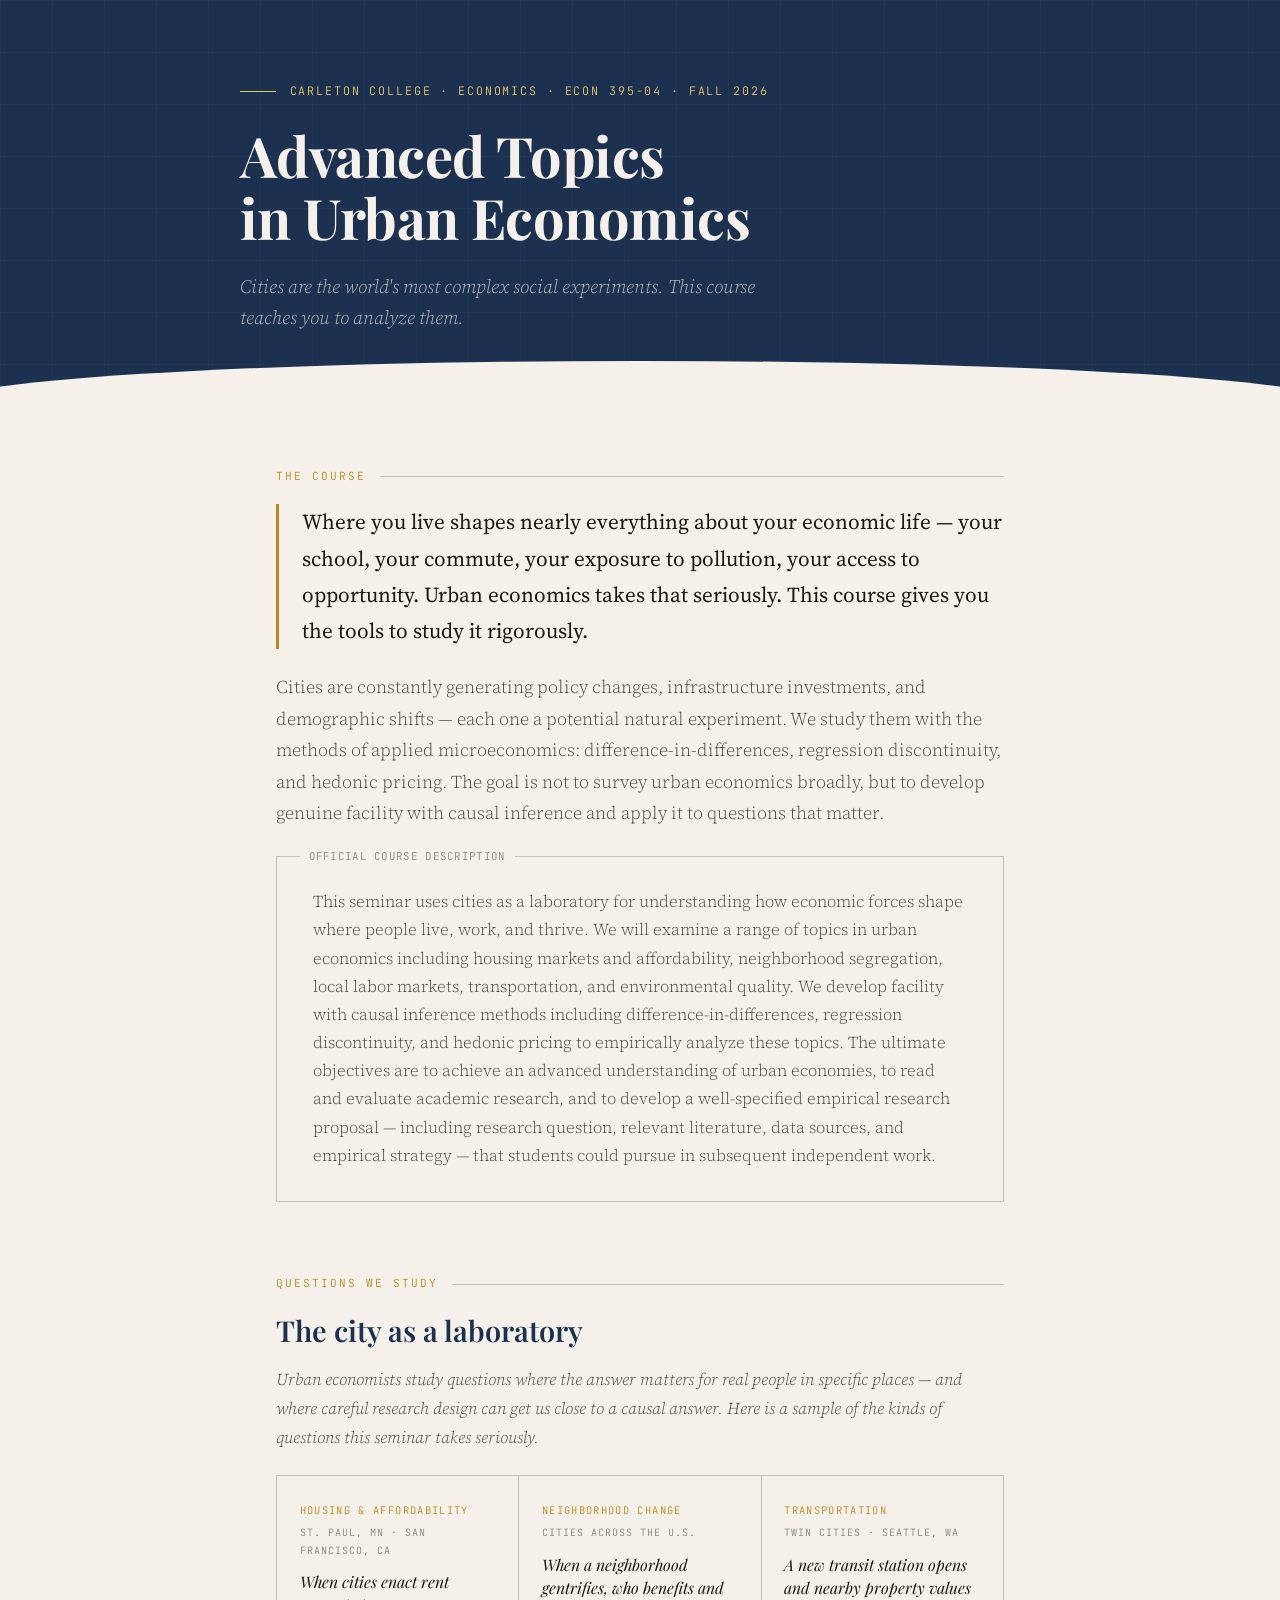
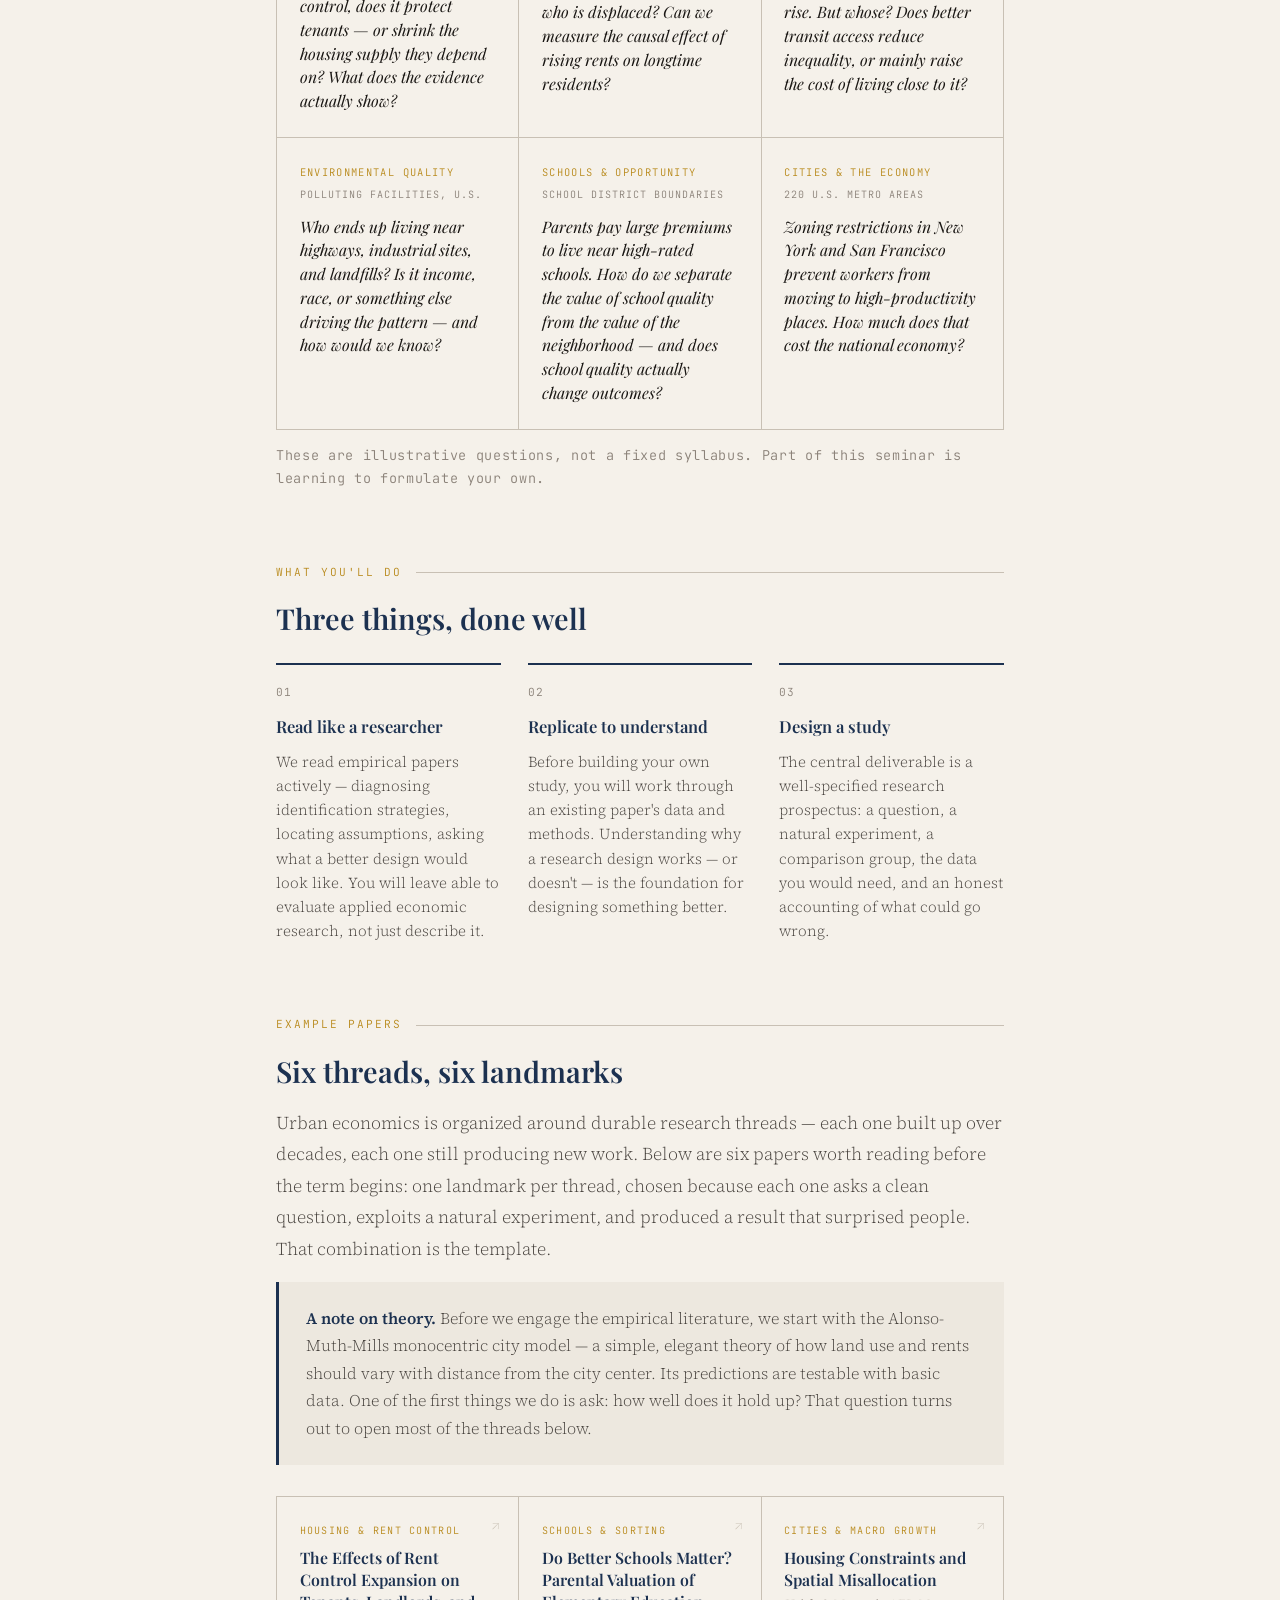
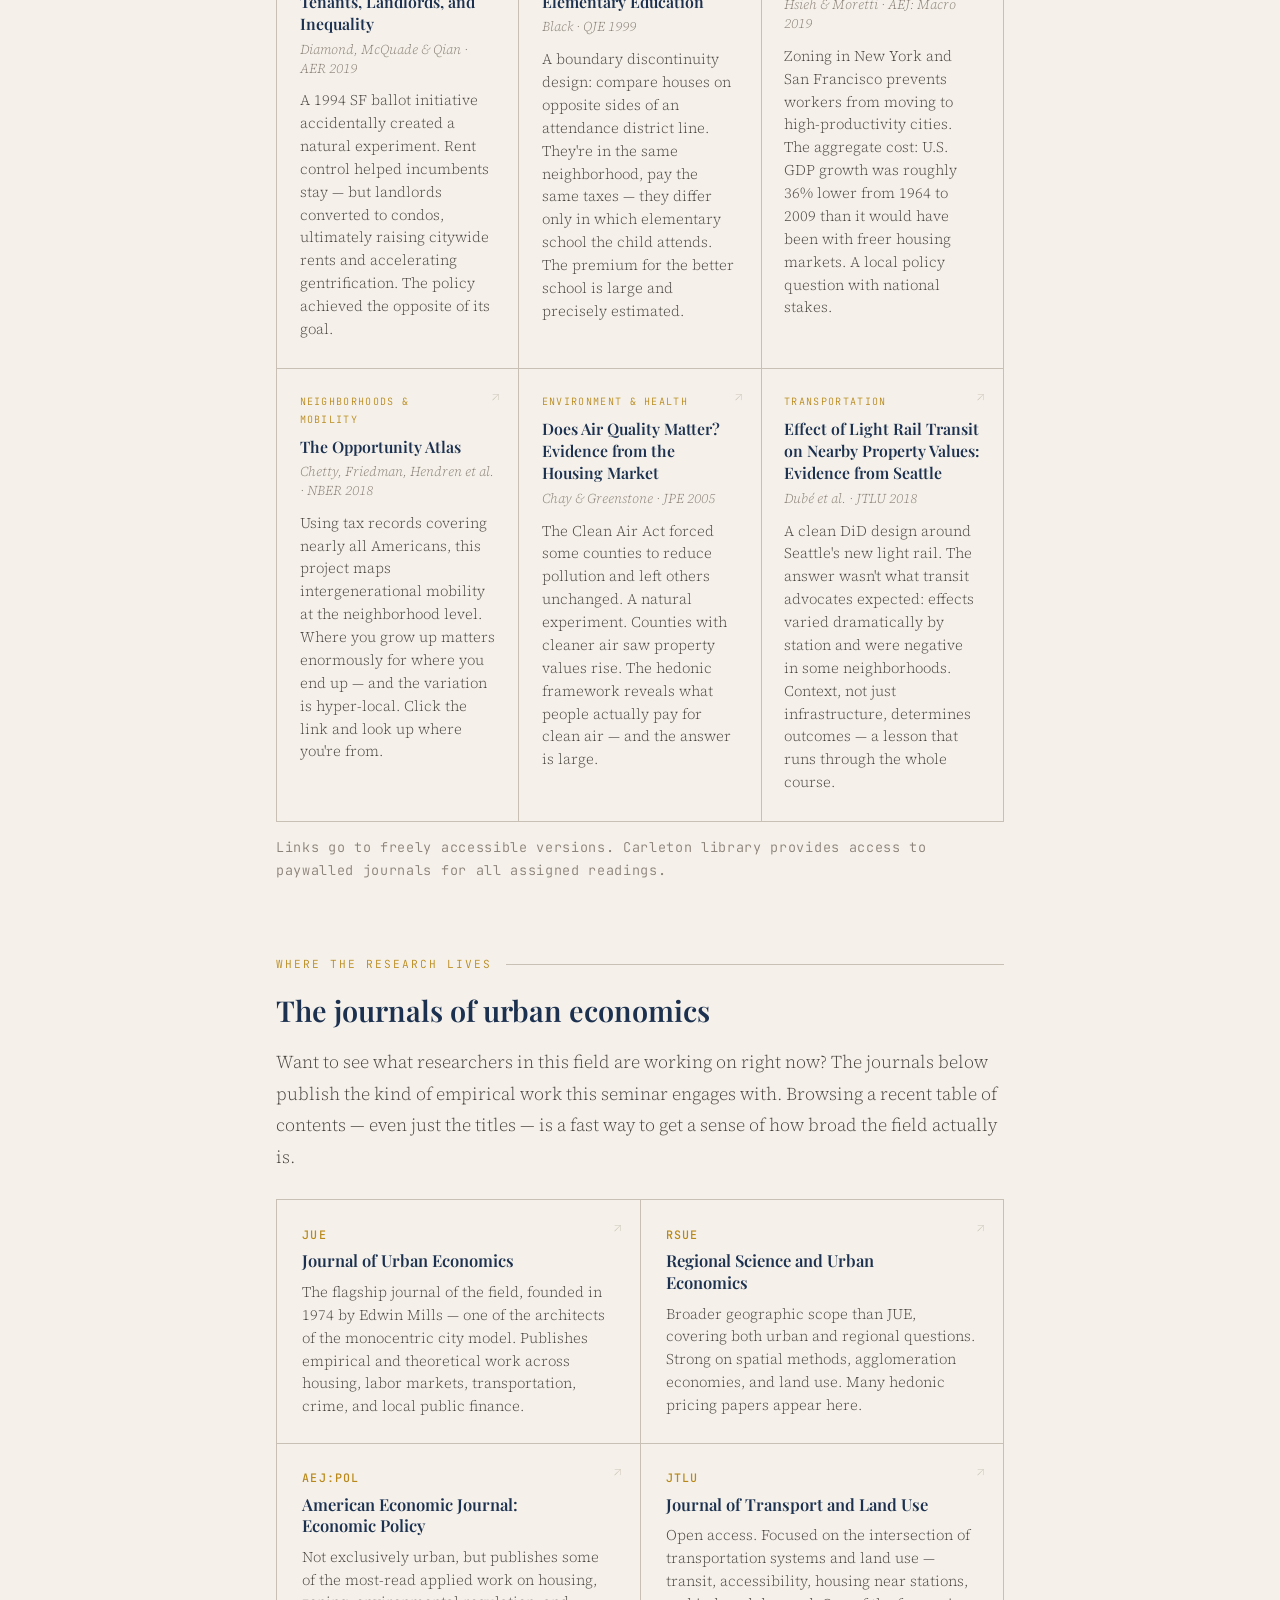
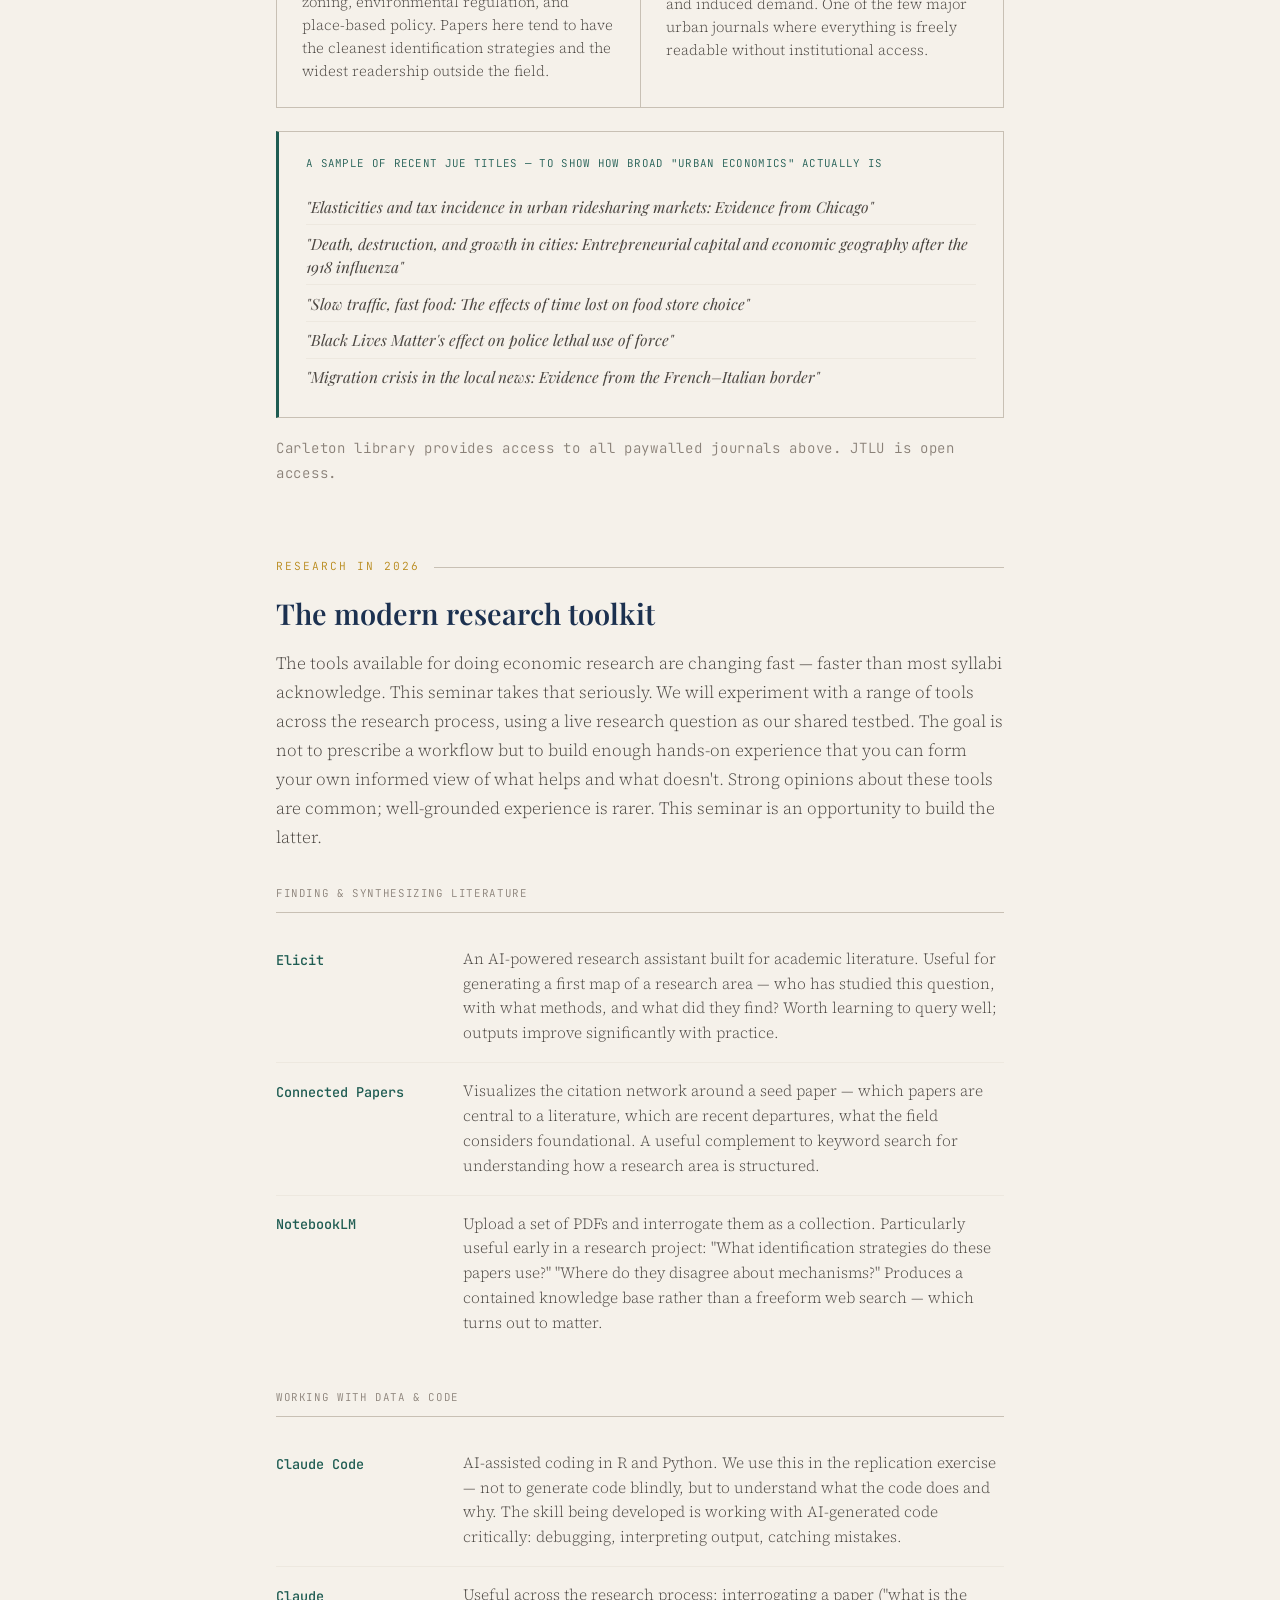
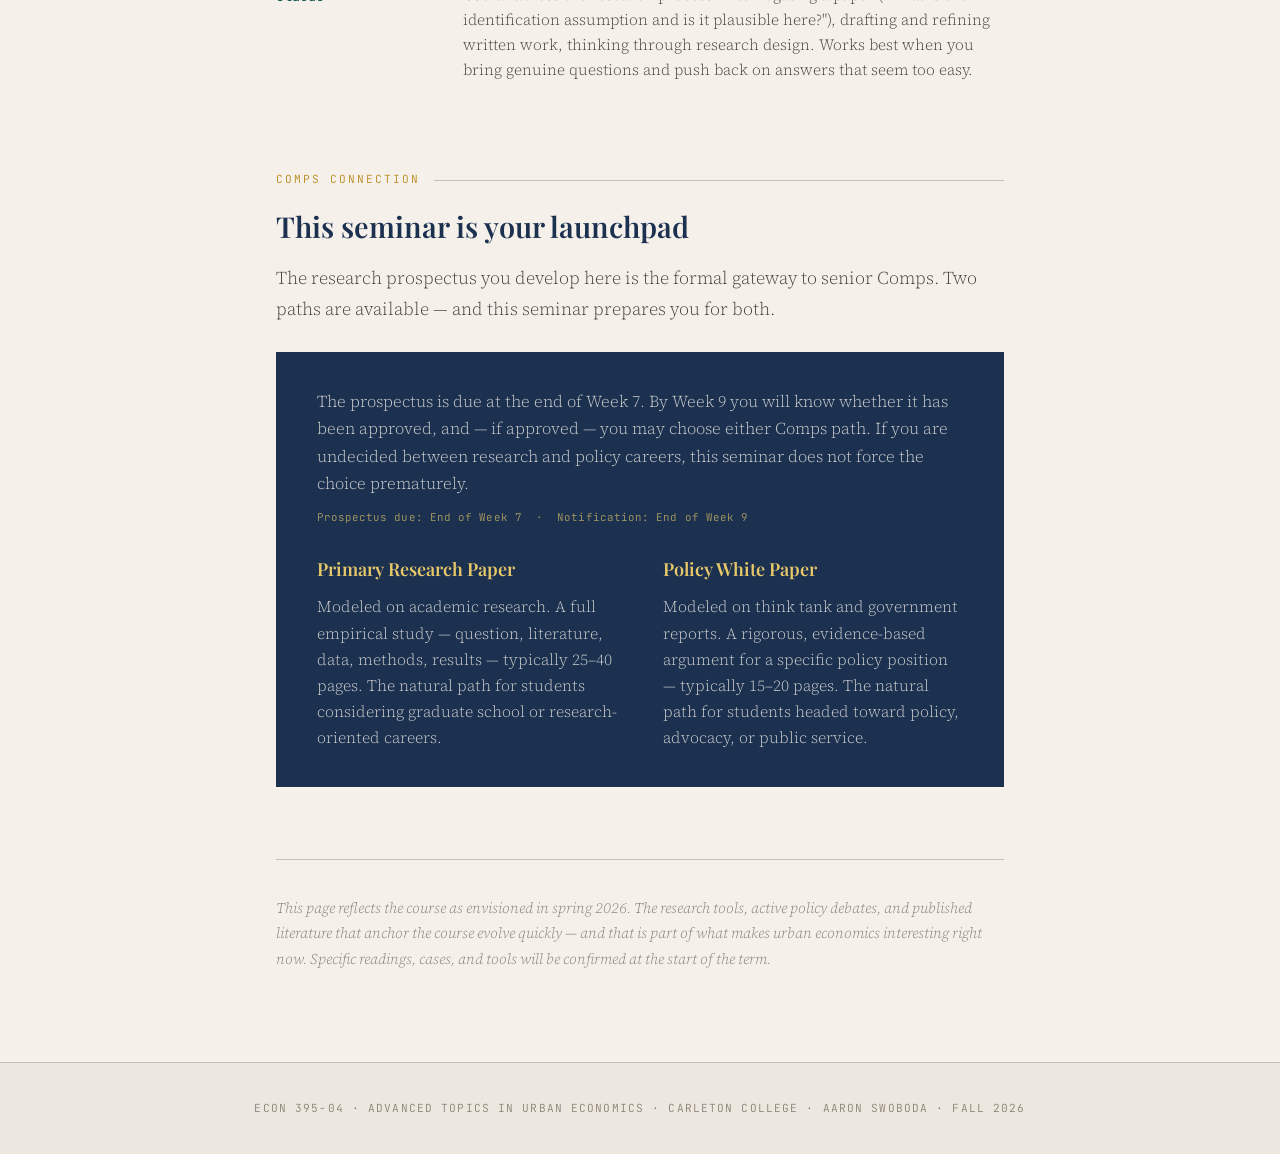
<file: econ395.html>
<!DOCTYPE html>
<html lang="en">
<head>
<meta charset="UTF-8">
<meta name="viewport" content="width=device-width, initial-scale=1.0">
<title>ECON 395 · Advanced Topics in Urban Economics · Carleton College</title>
<link rel="preconnect" href="https://fonts.googleapis.com">
<link href="https://fonts.googleapis.com/css2?family=Playfair+Display:ital,wght@0,400;0,600;0,700;1,400;1,600&family=Source+Serif+4:ital,opsz,wght@0,8..60,300;0,8..60,400;0,8..60,600;1,8..60,300;1,8..60,400&family=JetBrains+Mono:wght@400;500&display=swap" rel="stylesheet">
<style>
  :root {
    --bg:        #F5F1EA;
    --bg-warm:   #EDE8DF;
    --ink:       #1A1714;
    --ink-mid:   #4A4540;
    --ink-light: #8A8178;
    --navy:      #1C3150;
    --teal:      #1E5C52;
    --gold:      #B8891A;
    --gold-lt:   #E8C96A;
    --rule:      #C8C0B4;
    --serif:     'Playfair Display', Georgia, serif;
    --body:      'Source Serif 4', Georgia, serif;
    --mono:      'JetBrains Mono', monospace;
  }

  *, *::before, *::after { box-sizing: border-box; margin: 0; padding: 0; }
  html  { font-size: 18px; scroll-behavior: smooth; }
  body  {
    background: var(--bg);
    color: var(--ink);
    font-family: var(--body);
    font-weight: 300;
    line-height: 1.75;
    -webkit-font-smoothing: antialiased;
  }

  /* ── HEADER ─────────────────────────────────── */
  header {
    background: var(--navy);
    color: #F5F1EA;
    padding: 4.5rem 2rem 4rem;
    position: relative;
    overflow: hidden;
  }
  header::before {
    content: '';
    position: absolute; inset: 0;
    background-image:
      linear-gradient(rgba(255,255,255,0.025) 1px, transparent 1px),
      linear-gradient(90deg, rgba(255,255,255,0.025) 1px, transparent 1px);
    background-size: 52px 52px;
    pointer-events: none;
  }
  header::after {
    content: '';
    position: absolute; bottom: -1px; left: 0; right: 0;
    height: 44px;
    background: var(--bg);
    clip-path: ellipse(55% 100% at 50% 100%);
  }
  .header-inner {
    max-width: 800px;
    margin: 0 auto;
    position: relative;
    z-index: 1;
  }
  .course-tag {
    font-family: var(--mono);
    font-size: 0.65rem;
    letter-spacing: 0.16em;
    text-transform: uppercase;
    color: var(--gold-lt);
    margin-bottom: 1.25rem;
    display: flex;
    align-items: center;
    gap: 0.75rem;
  }
  .course-tag::before {
    content: '';
    display: inline-block;
    width: 2rem; height: 1px;
    background: var(--gold-lt);
  }
  h1 {
    font-family: var(--serif);
    font-size: clamp(2rem, 5vw, 3.1rem);
    font-weight: 700;
    line-height: 1.12;
    letter-spacing: -0.01em;
    margin-bottom: 1.25rem;
    color: #F5F1EA;
  }
  .tagline {
    font-size: 1.05rem;
    font-weight: 300;
    font-style: italic;
    color: rgba(245,241,234,0.72);
    max-width: 540px;
    line-height: 1.6;
  }

  /* ── LAYOUT ──────────────────────────────────── */
  main {
    max-width: 800px;
    margin: 0 auto;
    padding: 3.5rem 2rem 5rem;
  }
  section { margin-bottom: 4rem; }

  /* ── LABELS ──────────────────────────────────── */
  .label {
    font-family: var(--mono);
    font-size: 0.62rem;
    letter-spacing: 0.18em;
    text-transform: uppercase;
    color: var(--gold);
    margin-bottom: 1rem;
    display: flex;
    align-items: center;
    gap: 0.75rem;
  }
  .label::after {
    content: '';
    flex: 1; height: 1px;
    background: var(--rule);
  }

  /* ── TYPE ────────────────────────────────────── */
  h2 {
    font-family: var(--serif);
    font-size: 1.6rem;
    font-weight: 600;
    line-height: 1.25;
    color: var(--navy);
    margin-bottom: 1rem;
  }
  h3 {
    font-family: var(--serif);
    font-size: 1rem;
    font-weight: 600;
    color: var(--teal);
    margin-bottom: 0.4rem;
    margin-top: 1.75rem;
  }
  p { color: var(--ink-mid); margin-bottom: 1rem; }
  p:last-child { margin-bottom: 0; }
  strong { color: var(--ink); font-weight: 600; }
  a { color: var(--teal); text-underline-offset: 3px; }
  a:hover { color: var(--navy); }

  .lede {
    font-size: 1.18rem;
    font-weight: 400;
    line-height: 1.7;
    color: var(--ink);
    border-left: 3px solid var(--gold);
    padding-left: 1.25rem;
    margin-bottom: 1.25rem;
  }

  /* ── CATALOG QUOTE ────────────────────────────── */
  .catalog-block {
    border: 1px solid var(--rule);
    padding: 1.75rem 2rem;
    margin-top: 1.5rem;
    position: relative;
  }
  .catalog-block::before {
    content: 'Official course description';
    position: absolute;
    top: -0.55rem; left: 1.25rem;
    background: var(--bg);
    padding: 0 0.5rem;
    font-family: var(--mono);
    font-size: 0.6rem;
    letter-spacing: 0.12em;
    text-transform: uppercase;
    color: var(--ink-light);
  }
  .catalog-block p {
    font-size: 0.92rem;
    line-height: 1.7;
    color: var(--ink-mid);
    margin: 0;
  }

  /* ── QUESTION CARDS ───────────────────────────── */
  .q-intro {
    font-size: 0.92rem;
    color: var(--ink-mid);
    margin-bottom: 1.25rem;
    font-style: italic;
  }
  .q-grid {
    display: grid;
    grid-template-columns: 1fr 1fr 1fr;
    gap: 1px;
    background: var(--rule);
    border: 1px solid var(--rule);
    margin-bottom: 0.75rem;
  }
  .q-card {
    background: var(--bg);
    padding: 1.35rem 1.25rem;
    transition: background 0.18s ease;
  }
  .q-card:hover { background: var(--bg-warm); }
  .q-topic {
    font-family: var(--mono);
    font-size: 0.58rem;
    letter-spacing: 0.13em;
    text-transform: uppercase;
    color: var(--gold);
    margin-bottom: 0.3rem;
  }
  .q-place {
    font-family: var(--mono);
    font-size: 0.56rem;
    letter-spacing: 0.1em;
    text-transform: uppercase;
    color: var(--ink-light);
    margin-bottom: 0.6rem;
  }
  .q-text {
    font-family: var(--serif);
    font-size: 0.88rem;
    font-style: italic;
    line-height: 1.5;
    color: var(--ink);
    margin: 0;
  }
  .fine-note {
    font-size: 0.75rem;
    color: var(--ink-light);
    font-family: var(--mono);
    letter-spacing: 0.05em;
    margin-top: 0.75rem;
  }

  /* ── PILLARS ─────────────────────────────────── */
  .pillars {
    display: grid;
    grid-template-columns: 1fr 1fr 1fr;
    gap: 1.5rem;
    margin-top: 1.5rem;
  }
  .pillar { border-top: 2px solid var(--navy); padding-top: 1rem; }
  .pillar-num {
    font-family: var(--mono);
    font-size: 0.62rem;
    letter-spacing: 0.1em;
    color: var(--ink-light);
    margin-bottom: 0.5rem;
  }
  .pillar h3 { font-size: 0.92rem; margin-top: 0; margin-bottom: 0.5rem; color: var(--navy); }
  .pillar p  { font-size: 0.84rem; line-height: 1.6; margin: 0; }

  /* ── THEORY NOTE ──────────────────────────────── */
  .theory-note {
    background: var(--bg-warm);
    border-left: 3px solid var(--navy);
    padding: 1.25rem 1.5rem;
    margin-bottom: 1.75rem;
    font-size: 0.9rem;
    color: var(--ink-mid);
    line-height: 1.7;
  }
  .theory-note strong { color: var(--navy); }

  /* ── PAPER CARDS ─────────────────────────────── */
  .papers-grid {
    display: grid;
    grid-template-columns: 1fr 1fr 1fr;
    gap: 1px;
    background: var(--rule);
    border: 1px solid var(--rule);
  }
  .paper-card {
    background: var(--bg);
    padding: 1.35rem 1.25rem 1.5rem;
    transition: background 0.18s ease;
    text-decoration: none;
    display: block;
    position: relative;
  }
  .paper-card::after {
    content: '↗';
    position: absolute;
    top: 0.9rem; right: 1rem;
    font-size: 0.75rem;
    color: var(--rule);
    transition: color 0.15s;
  }
  .paper-card:hover { background: var(--bg-warm); }
  .paper-card:hover::after { color: var(--teal); }
  .paper-thread {
    font-family: var(--mono);
    font-size: 0.56rem;
    letter-spacing: 0.13em;
    text-transform: uppercase;
    color: var(--gold);
    margin-bottom: 0.4rem;
    padding-right: 1.2rem;
  }
  .paper-title {
    font-family: var(--serif);
    font-size: 0.88rem;
    font-weight: 600;
    color: var(--navy);
    line-height: 1.4;
    margin-bottom: 0.3rem;
  }
  .paper-authors {
    font-size: 0.75rem;
    color: var(--ink-light);
    font-style: italic;
    margin-bottom: 0.6rem;
    line-height: 1.4;
  }
  .paper-hook {
    font-size: 0.82rem;
    color: var(--ink-mid);
    line-height: 1.55;
  }

  /* ── JOURNALS ────────────────────────────────── */
  .journals-grid {
    display: grid;
    grid-template-columns: 1fr 1fr;
    gap: 1px;
    background: var(--rule);
    border: 1px solid var(--rule);
    margin-top: 1.5rem;
    margin-bottom: 1.25rem;
  }
  .journal-card {
    background: var(--bg);
    padding: 1.35rem 1.4rem;
    text-decoration: none;
    display: block;
    transition: background 0.18s ease;
    position: relative;
  }
  .journal-card::after {
    content: '↗';
    position: absolute;
    top: 0.9rem; right: 1rem;
    font-size: 0.75rem;
    color: var(--rule);
    transition: color 0.15s;
  }
  .journal-card:hover { background: var(--bg-warm); }
  .journal-card:hover::after { color: var(--teal); }
  .journal-abbr {
    font-family: var(--mono);
    font-size: 0.65rem;
    font-weight: 500;
    letter-spacing: 0.1em;
    color: var(--gold);
    margin-bottom: 0.3rem;
  }
  .journal-name {
    font-family: var(--serif);
    font-size: 0.92rem;
    font-weight: 600;
    color: var(--navy);
    margin-bottom: 0.5rem;
    line-height: 1.3;
    padding-right: 1.2rem;
  }
  .journal-desc {
    font-size: 0.82rem;
    color: var(--ink-mid);
    line-height: 1.55;
    margin: 0;
  }

  /* ── RECENT PAPERS NOTE ───────────────────────── */
  .recent-papers-note {
    border: 1px solid var(--rule);
    border-left: 3px solid var(--teal);
    padding: 1.25rem 1.5rem;
    margin-top: 1.25rem;
  }
  .rpn-label {
    font-family: var(--mono);
    font-size: 0.6rem;
    letter-spacing: 0.12em;
    text-transform: uppercase;
    color: var(--teal);
    margin-bottom: 0.85rem;
  }
  .rpn-list {
    list-style: none;
    padding: 0;
    margin: 0;
  }
  .rpn-list li {
    font-family: var(--serif);
    font-size: 0.86rem;
    font-style: italic;
    color: var(--ink-mid);
    padding: 0.35rem 0;
    border-bottom: 1px solid var(--bg-warm);
    line-height: 1.5;
  }
  .rpn-list li:last-child { border-bottom: none; }

  /* ── TOOLS ───────────────────────────────────── */
  .tools-intro {
    font-size: 0.95rem;
    color: var(--ink-mid);
    margin-bottom: 1.75rem;
    line-height: 1.7;
  }
  .tools-group { margin-bottom: 2rem; }
  .tools-group-label {
    font-family: var(--mono);
    font-size: 0.6rem;
    letter-spacing: 0.15em;
    text-transform: uppercase;
    color: var(--ink-light);
    border-bottom: 1px solid var(--rule);
    padding-bottom: 0.5rem;
    margin-bottom: 1rem;
  }
  .tool-row {
    display: grid;
    grid-template-columns: 160px 1fr;
    gap: 0.5rem 1.5rem;
    padding: 0.9rem 0;
    border-bottom: 1px solid var(--bg-warm);
    align-items: start;
  }
  .tool-row:last-child { border-bottom: none; }
  .tool-name {
    font-family: var(--mono);
    font-size: 0.75rem;
    font-weight: 500;
    padding-top: 0.1rem;
  }
  .tool-name a { color: var(--teal); text-decoration: none; }
  .tool-name a:hover { text-decoration: underline; }
  .tool-desc {
    font-size: 0.86rem;
    color: var(--ink-mid);
    line-height: 1.6;
    margin: 0;
  }

  /* ── COMPS BOX ───────────────────────────────── */
  .comps-box {
    background: var(--navy);
    color: #F5F1EA;
    padding: 2rem 2.25rem;
    margin-top: 1.5rem;
    display: grid;
    grid-template-columns: 1fr 1fr;
    gap: 1.5rem 2.5rem;
  }
  .comps-intro { grid-column: 1 / -1; }
  .comps-box h3 {
    color: var(--gold-lt);
    font-family: var(--serif);
    font-size: 1rem;
    margin-top: 0;
    margin-bottom: 0.5rem;
  }
  .comps-box p {
    color: rgba(245,241,234,0.8);
    font-size: 0.88rem;
    line-height: 1.65;
    margin: 0;
  }
  .comps-intro p { font-size: 0.92rem; }
  .comps-date {
    font-family: var(--mono);
    font-size: 0.6rem;
    letter-spacing: 0.1em;
    color: var(--gold-lt);
    opacity: 0.7;
    margin-top: 0.6rem;
  }

  /* ── DISCLAIMER ──────────────────────────────── */
  .disclaimer {
    border-top: 1px solid var(--rule);
    padding-top: 2rem;
    margin-top: 1rem;
  }
  .disclaimer p {
    font-size: 0.82rem;
    font-style: italic;
    color: var(--ink-light);
    line-height: 1.7;
  }

  /* ── FOOTER ──────────────────────────────────── */
  footer {
    background: var(--bg-warm);
    border-top: 1px solid var(--rule);
    padding: 2rem;
    text-align: center;
  }
  footer p {
    font-family: var(--mono);
    font-size: 0.62rem;
    letter-spacing: 0.1em;
    text-transform: uppercase;
    color: var(--ink-light);
    margin: 0;
  }

  /* ── ANIMATIONS ──────────────────────────────── */
  @keyframes fadeUp {
    from { opacity: 0; transform: translateY(14px); }
    to   { opacity: 1; transform: translateY(0); }
  }
  .header-inner > * { animation: fadeUp 0.6s ease both; }
  .course-tag { animation-delay: 0.05s; }
  h1          { animation-delay: 0.15s; }
  .tagline    { animation-delay: 0.25s; }

  /* ── RESPONSIVE ──────────────────────────────── */
  @media (max-width: 700px) {
    .q-grid        { grid-template-columns: 1fr; }
    .papers-grid   { grid-template-columns: 1fr; }
    .journals-grid { grid-template-columns: 1fr; }
    .pillars       { grid-template-columns: 1fr; }
    .comps-box     { grid-template-columns: 1fr; }
    .comps-intro   { grid-column: 1; }
    .tool-row      { grid-template-columns: 1fr; }
    h1             { font-size: 1.8rem; }
  }
</style>
</head>
<body>

<header>
  <div class="header-inner">
    <div class="course-tag">Carleton College · Economics · ECON 395-04 · Fall 2026</div>
    <h1>Advanced Topics<br>in Urban Economics</h1>
    <p class="tagline">Cities are the world's most complex social experiments. This course teaches you to analyze them.</p>
  </div>
</header>

<main>

  <!-- THE COURSE -->
  <section>
    <div class="label">The Course</div>
    <p class="lede">Where you live shapes nearly everything about your economic life — your school, your commute, your exposure to pollution, your access to opportunity. Urban economics takes that seriously. This course gives you the tools to study it rigorously.</p>
    <p>Cities are constantly generating policy changes, infrastructure investments, and demographic shifts — each one a potential natural experiment. We study them with the methods of applied microeconomics: difference-in-differences, regression discontinuity, and hedonic pricing. The goal is not to survey urban economics broadly, but to develop genuine facility with causal inference and apply it to questions that matter.</p>

    <div class="catalog-block">
      <p>This seminar uses cities as a laboratory for understanding how economic forces shape where people live, work, and thrive. We will examine a range of topics in urban economics including housing markets and affordability, neighborhood segregation, local labor markets, transportation, and environmental quality. We develop facility with causal inference methods including difference-in-differences, regression discontinuity, and hedonic pricing to empirically analyze these topics. The ultimate objectives are to achieve an advanced understanding of urban economies, to read and evaluate academic research, and to develop a well-specified empirical research proposal — including research question, relevant literature, data sources, and empirical strategy — that students could pursue in subsequent independent work.</p>
    </div>
  </section>

  <!-- QUESTIONS -->
  <section>
    <div class="label">Questions We Study</div>
    <h2>The city as a laboratory</h2>
    <p class="q-intro">Urban economists study questions where the answer matters for real people in specific places — and where careful research design can get us close to a causal answer. Here is a sample of the kinds of questions this seminar takes seriously.</p>

    <div class="q-grid">
      <div class="q-card">
        <div class="q-topic">Housing &amp; Affordability</div>
        <div class="q-place">St. Paul, MN · San Francisco, CA</div>
        <p class="q-text">When cities enact rent control, does it protect tenants — or shrink the housing supply they depend on? What does the evidence actually show?</p>
      </div>
      <div class="q-card">
        <div class="q-topic">Neighborhood Change</div>
        <div class="q-place">Cities across the U.S.</div>
        <p class="q-text">When a neighborhood gentrifies, who benefits and who is displaced? Can we measure the causal effect of rising rents on longtime residents?</p>
      </div>
      <div class="q-card">
        <div class="q-topic">Transportation</div>
        <div class="q-place">Twin Cities · Seattle, WA</div>
        <p class="q-text">A new transit station opens and nearby property values rise. But whose? Does better transit access reduce inequality, or mainly raise the cost of living close to it?</p>
      </div>
      <div class="q-card">
        <div class="q-topic">Environmental Quality</div>
        <div class="q-place">Polluting facilities, U.S.</div>
        <p class="q-text">Who ends up living near highways, industrial sites, and landfills? Is it income, race, or something else driving the pattern — and how would we know?</p>
      </div>
      <div class="q-card">
        <div class="q-topic">Schools &amp; Opportunity</div>
        <div class="q-place">School district boundaries</div>
        <p class="q-text">Parents pay large premiums to live near high-rated schools. How do we separate the value of school quality from the value of the neighborhood — and does school quality actually change outcomes?</p>
      </div>
      <div class="q-card">
        <div class="q-topic">Cities &amp; the Economy</div>
        <div class="q-place">220 U.S. metro areas</div>
        <p class="q-text">Zoning restrictions in New York and San Francisco prevent workers from moving to high-productivity places. How much does that cost the national economy?</p>
      </div>
    </div>
    <p class="fine-note">These are illustrative questions, not a fixed syllabus. Part of this seminar is learning to formulate your own.</p>
  </section>

  <!-- WHAT YOU DO -->
  <section>
    <div class="label">What You'll Do</div>
    <h2>Three things, done well</h2>
    <div class="pillars">
      <div class="pillar">
        <div class="pillar-num">01</div>
        <h3>Read like a researcher</h3>
        <p>We read empirical papers actively — diagnosing identification strategies, locating assumptions, asking what a better design would look like. You will leave able to evaluate applied economic research, not just describe it.</p>
      </div>
      <div class="pillar">
        <div class="pillar-num">02</div>
        <h3>Replicate to understand</h3>
        <p>Before building your own study, you will work through an existing paper's data and methods. Understanding why a research design works — or doesn't — is the foundation for designing something better.</p>
      </div>
      <div class="pillar">
        <div class="pillar-num">03</div>
        <h3>Design a study</h3>
        <p>The central deliverable is a well-specified research prospectus: a question, a natural experiment, a comparison group, the data you would need, and an honest accounting of what could go wrong.</p>
      </div>
    </div>
  </section>

  <!-- EXAMPLE PAPERS -->
  <section>
    <div class="label">Example Papers</div>
    <h2>Six threads, six landmarks</h2>
    <p>Urban economics is organized around durable research threads — each one built up over decades, each one still producing new work. Below are six papers worth reading before the term begins: one landmark per thread, chosen because each one asks a clean question, exploits a natural experiment, and produced a result that surprised people. That combination is the template.</p>

    <div class="theory-note">
      <strong>A note on theory.</strong> Before we engage the empirical literature, we start with the Alonso-Muth-Mills monocentric city model — a simple, elegant theory of how land use and rents should vary with distance from the city center. Its predictions are testable with basic data. One of the first things we do is ask: how well does it hold up? That question turns out to open most of the threads below.
    </div>

    <div class="papers-grid">

      <a class="paper-card" href="https://web.stanford.edu/~diamondr/DMQ.pdf" target="_blank" rel="noopener">
        <div class="paper-thread">Housing &amp; Rent Control</div>
        <div class="paper-title">The Effects of Rent Control Expansion on Tenants, Landlords, and Inequality</div>
        <div class="paper-authors">Diamond, McQuade &amp; Qian · AER 2019</div>
        <p class="paper-hook">A 1994 SF ballot initiative accidentally created a natural experiment. Rent control helped incumbents stay — but landlords converted to condos, ultimately raising citywide rents and accelerating gentrification. The policy achieved the opposite of its goal.</p>
      </a>

      <a class="paper-card" href="https://www.newyorkfed.org/medialibrary/media/research/staff_reports/research_papers/9729.html" target="_blank" rel="noopener">
        <div class="paper-thread">Schools &amp; Sorting</div>
        <div class="paper-title">Do Better Schools Matter? Parental Valuation of Elementary Education</div>
        <div class="paper-authors">Black · QJE 1999</div>
        <p class="paper-hook">A boundary discontinuity design: compare houses on opposite sides of an attendance district line. They're in the same neighborhood, pay the same taxes — they differ only in which elementary school the child attends. The premium for the better school is large and precisely estimated.</p>
      </a>

      <a class="paper-card" href="https://eml.berkeley.edu/~moretti/growth.pdf" target="_blank" rel="noopener">
        <div class="paper-thread">Cities &amp; Macro Growth</div>
        <div class="paper-title">Housing Constraints and Spatial Misallocation</div>
        <div class="paper-authors">Hsieh &amp; Moretti · AEJ: Macro 2019</div>
        <p class="paper-hook">Zoning in New York and San Francisco prevents workers from moving to high-productivity cities. The aggregate cost: U.S. GDP growth was roughly 36% lower from 1964 to 2009 than it would have been with freer housing markets. A local policy question with national stakes.</p>
      </a>

      <a class="paper-card" href="https://opportunityatlas.org" target="_blank" rel="noopener">
        <div class="paper-thread">Neighborhoods &amp; Mobility</div>
        <div class="paper-title">The Opportunity Atlas</div>
        <div class="paper-authors">Chetty, Friedman, Hendren et al. · NBER 2018</div>
        <p class="paper-hook">Using tax records covering nearly all Americans, this project maps intergenerational mobility at the neighborhood level. Where you grow up matters enormously for where you end up — and the variation is hyper-local. Click the link and look up where you're from.</p>
      </a>

      <a class="paper-card" href="https://www.nber.org/papers/w9523" target="_blank" rel="noopener">
        <div class="paper-thread">Environment &amp; Health</div>
        <div class="paper-title">Does Air Quality Matter? Evidence from the Housing Market</div>
        <div class="paper-authors">Chay &amp; Greenstone · JPE 2005</div>
        <p class="paper-hook">The Clean Air Act forced some counties to reduce pollution and left others unchanged. A natural experiment. Counties with cleaner air saw property values rise. The hedonic framework reveals what people actually pay for clean air — and the answer is large.</p>
      </a>

      <a class="paper-card" href="https://www.jtlu.org/index.php/jtlu/article/view/1096" target="_blank" rel="noopener">
        <div class="paper-thread">Transportation</div>
        <div class="paper-title">Effect of Light Rail Transit on Nearby Property Values: Evidence from Seattle</div>
        <div class="paper-authors">Dubé et al. · JTLU 2018</div>
        <p class="paper-hook">A clean DiD design around Seattle's new light rail. The answer wasn't what transit advocates expected: effects varied dramatically by station and were negative in some neighborhoods. Context, not just infrastructure, determines outcomes — a lesson that runs through the whole course.</p>
      </a>

    </div>
    <p class="fine-note">Links go to freely accessible versions. Carleton library provides access to paywalled journals for all assigned readings.</p>
  </section>

  <!-- JOURNALS -->
  <section>
    <div class="label">Where the Research Lives</div>
    <h2>The journals of urban economics</h2>
    <p>Want to see what researchers in this field are working on right now? The journals below publish the kind of empirical work this seminar engages with. Browsing a recent table of contents — even just the titles — is a fast way to get a sense of how broad the field actually is.</p>

    <div class="journals-grid">
      <a class="journal-card" href="https://www.sciencedirect.com/journal/journal-of-urban-economics" target="_blank" rel="noopener">
        <div class="journal-abbr">JUE</div>
        <div class="journal-name">Journal of Urban Economics</div>
        <p class="journal-desc">The flagship journal of the field, founded in 1974 by Edwin Mills — one of the architects of the monocentric city model. Publishes empirical and theoretical work across housing, labor markets, transportation, crime, and local public finance.</p>
      </a>
      <a class="journal-card" href="https://www.sciencedirect.com/journal/regional-science-and-urban-economics" target="_blank" rel="noopener">
        <div class="journal-abbr">RSUE</div>
        <div class="journal-name">Regional Science and Urban Economics</div>
        <p class="journal-desc">Broader geographic scope than JUE, covering both urban and regional questions. Strong on spatial methods, agglomeration economies, and land use. Many hedonic pricing papers appear here.</p>
      </a>
      <a class="journal-card" href="https://www.aeaweb.org/journals/pol" target="_blank" rel="noopener">
        <div class="journal-abbr">AEJ:POL</div>
        <div class="journal-name">American Economic Journal: Economic Policy</div>
        <p class="journal-desc">Not exclusively urban, but publishes some of the most-read applied work on housing, zoning, environmental regulation, and place-based policy. Papers here tend to have the cleanest identification strategies and the widest readership outside the field.</p>
      </a>
      <a class="journal-card" href="https://www.jtlu.org" target="_blank" rel="noopener">
        <div class="journal-abbr">JTLU</div>
        <div class="journal-name">Journal of Transport and Land Use</div>
        <p class="journal-desc">Open access. Focused on the intersection of transportation systems and land use — transit, accessibility, housing near stations, and induced demand. One of the few major urban journals where everything is freely readable without institutional access.</p>
      </a>
    </div>

    <div class="recent-papers-note">
      <div class="rpn-label">A sample of recent JUE titles — to show how broad "urban economics" actually is</div>
      <ul class="rpn-list">
        <li>"Elasticities and tax incidence in urban ridesharing markets: Evidence from Chicago"</li>
        <li>"Death, destruction, and growth in cities: Entrepreneurial capital and economic geography after the 1918 influenza"</li>
        <li>"Slow traffic, fast food: The effects of time lost on food store choice"</li>
        <li>"Black Lives Matter's effect on police lethal use of force"</li>
        <li>"Migration crisis in the local news: Evidence from the French–Italian border"</li>
      </ul>
    </div>

    <p style="font-size:0.78rem; color:var(--ink-light); font-family:var(--mono); letter-spacing:0.05em; margin-top:1rem;">Carleton library provides access to all paywalled journals above. JTLU is open access.</p>
  </section>

  <!-- RESEARCH IN 2026 -->
  <section>
    <div class="label">Research in 2026</div>
    <h2>The modern research toolkit</h2>
    <p class="tools-intro">The tools available for doing economic research are changing fast — faster than most syllabi acknowledge. This seminar takes that seriously. We will experiment with a range of tools across the research process, using a live research question as our shared testbed. The goal is not to prescribe a workflow but to build enough hands-on experience that you can form your own informed view of what helps and what doesn't. Strong opinions about these tools are common; well-grounded experience is rarer. This seminar is an opportunity to build the latter.</p>

    <div class="tools-group">
      <div class="tools-group-label">Finding &amp; Synthesizing Literature</div>
      <div class="tool-row">
        <div class="tool-name"><a href="https://elicit.com" target="_blank" rel="noopener">Elicit</a></div>
        <p class="tool-desc">An AI-powered research assistant built for academic literature. Useful for generating a first map of a research area — who has studied this question, with what methods, and what did they find? Worth learning to query well; outputs improve significantly with practice.</p>
      </div>
      <div class="tool-row">
        <div class="tool-name"><a href="https://www.connectedpapers.com" target="_blank" rel="noopener">Connected Papers</a></div>
        <p class="tool-desc">Visualizes the citation network around a seed paper — which papers are central to a literature, which are recent departures, what the field considers foundational. A useful complement to keyword search for understanding how a research area is structured.</p>
      </div>
      <div class="tool-row">
        <div class="tool-name"><a href="https://notebooklm.google.com" target="_blank" rel="noopener">NotebookLM</a></div>
        <p class="tool-desc">Upload a set of PDFs and interrogate them as a collection. Particularly useful early in a research project: "What identification strategies do these papers use?" "Where do they disagree about mechanisms?" Produces a contained knowledge base rather than a freeform web search — which turns out to matter.</p>
      </div>
    </div>

    <div class="tools-group">
      <div class="tools-group-label">Working with Data &amp; Code</div>
      <div class="tool-row">
        <div class="tool-name"><a href="https://claude.ai/code" target="_blank" rel="noopener">Claude Code</a></div>
        <p class="tool-desc">AI-assisted coding in R and Python. We use this in the replication exercise — not to generate code blindly, but to understand what the code does and why. The skill being developed is working with AI-generated code critically: debugging, interpreting output, catching mistakes.</p>
      </div>
      <div class="tool-row">
        <div class="tool-name"><a href="https://claude.ai" target="_blank" rel="noopener">Claude</a></div>
        <p class="tool-desc">Useful across the research process: interrogating a paper ("what is the identification assumption and is it plausible here?"), drafting and refining written work, thinking through research design. Works best when you bring genuine questions and push back on answers that seem too easy.</p>
      </div>
    </div>
  </section>

  <!-- COMPS -->
  <section>
    <div class="label">Comps Connection</div>
    <h2>This seminar is your launchpad</h2>
    <p>The research prospectus you develop here is the formal gateway to senior Comps. Two paths are available — and this seminar prepares you for both.</p>

    <div class="comps-box">
      <div class="comps-intro">
        <p>The prospectus is due at the end of Week 7. By Week 9 you will know whether it has been approved, and — if approved — you may choose either Comps path. If you are undecided between research and policy careers, this seminar does not force the choice prematurely.</p>
        <div class="comps-date">Prospectus due: End of Week 7 &nbsp;·&nbsp; Notification: End of Week 9</div>
      </div>
      <div>
        <h3>Primary Research Paper</h3>
        <p>Modeled on academic research. A full empirical study — question, literature, data, methods, results — typically 25–40 pages. The natural path for students considering graduate school or research-oriented careers.</p>
      </div>
      <div>
        <h3>Policy White Paper</h3>
        <p>Modeled on think tank and government reports. A rigorous, evidence-based argument for a specific policy position — typically 15–20 pages. The natural path for students headed toward policy, advocacy, or public service.</p>
      </div>
    </div>
  </section>

  <!-- DISCLAIMER -->
  <div class="disclaimer">
    <p>This page reflects the course as envisioned in spring 2026. The research tools, active policy debates, and published literature that anchor the course evolve quickly — and that is part of what makes urban economics interesting right now. Specific readings, cases, and tools will be confirmed at the start of the term.</p>
  </div>

</main>

<footer>
  <p>ECON 395-04 · Advanced Topics in Urban Economics · Carleton College · Aaron Swoboda · Fall 2026</p>
</footer>

</body>
</html>
</file>
<file: styles.css>
/* ── DESIGN TOKENS ───────────────────────────── */
:root {
  --bg:        #F5F1EA;
  --bg-warm:   #EDE8DF;
  --ink:       #1A1714;
  --ink-mid:   #4A4540;
  --ink-light: #8A8178;
  --navy:      #1C3150;
  --teal:      #1E5C52;
  --gold:      #B8891A;
  --gold-lt:   #E8C96A;
  --rule:      #C8C0B4;
  --serif:     'Playfair Display', Georgia, serif;
  --body:      'Source Serif 4', Georgia, serif;
  --mono:      'JetBrains Mono', monospace;
}

/* ── RESET ───────────────────────────────────── */
*, *::before, *::after { box-sizing: border-box; margin: 0; padding: 0; }
html  { font-size: 18px; scroll-behavior: smooth; }
body  {
  background: var(--bg);
  color: var(--ink);
  font-family: var(--body);
  font-weight: 300;
  line-height: 1.75;
  -webkit-font-smoothing: antialiased;
}

/* ── HEADER ─────────────────────────────────── */
header {
  background: var(--navy);
  color: #F5F1EA;
  padding: 4.5rem 2rem 4rem;
  position: relative;
  overflow: hidden;
}
header::before {
  content: '';
  position: absolute; inset: 0;
  background-image:
    linear-gradient(rgba(255,255,255,0.025) 1px, transparent 1px),
    linear-gradient(90deg, rgba(255,255,255,0.025) 1px, transparent 1px);
  background-size: 52px 52px;
  pointer-events: none;
}
header::after {
  content: '';
  position: absolute; bottom: -1px; left: 0; right: 0;
  height: 44px;
  background: var(--bg);
  clip-path: ellipse(55% 100% at 50% 100%);
}
.header-inner {
  max-width: 800px;
  margin: 0 auto;
  position: relative;
  z-index: 1;
}
.header-tag {
  font-family: var(--mono);
  font-size: 0.65rem;
  letter-spacing: 0.16em;
  text-transform: uppercase;
  color: var(--gold-lt);
  margin-bottom: 1.25rem;
  display: flex;
  align-items: center;
  gap: 0.75rem;
}
.header-tag::before {
  content: '';
  display: inline-block;
  width: 2rem; height: 1px;
  background: var(--gold-lt);
}
h1 {
  font-family: var(--serif);
  font-size: clamp(2rem, 5vw, 3.1rem);
  font-weight: 700;
  line-height: 1.12;
  letter-spacing: -0.01em;
  margin-bottom: 1.25rem;
  color: #F5F1EA;
}
.tagline {
  font-size: 1.05rem;
  font-weight: 300;
  font-style: italic;
  color: rgba(245,241,234,0.72);
  max-width: 540px;
  line-height: 1.6;
}

/* ── LAYOUT ──────────────────────────────────── */
main {
  max-width: 800px;
  margin: 0 auto;
  padding: 3.5rem 2rem 5rem;
}
section { margin-bottom: 4rem; }

/* ── LABELS ──────────────────────────────────── */
.label {
  font-family: var(--mono);
  font-size: 0.62rem;
  letter-spacing: 0.18em;
  text-transform: uppercase;
  color: var(--gold);
  margin-bottom: 1rem;
  display: flex;
  align-items: center;
  gap: 0.75rem;
}
.label::after {
  content: '';
  flex: 1; height: 1px;
  background: var(--rule);
}

/* ── TYPE ────────────────────────────────────── */
h2 {
  font-family: var(--serif);
  font-size: 1.6rem;
  font-weight: 600;
  line-height: 1.25;
  color: var(--navy);
  margin-bottom: 1rem;
}
h3 {
  font-family: var(--serif);
  font-size: 1rem;
  font-weight: 600;
  color: var(--teal);
  margin-bottom: 0.4rem;
  margin-top: 1.75rem;
}
p { color: var(--ink-mid); margin-bottom: 1rem; }
p:last-child { margin-bottom: 0; }
strong { color: var(--ink); font-weight: 600; }
a { color: var(--teal); text-underline-offset: 3px; }
a:hover { color: var(--navy); }

.lede {
  font-size: 1.18rem;
  font-weight: 400;
  line-height: 1.7;
  color: var(--ink);
  border-left: 3px solid var(--gold);
  padding-left: 1.25rem;
  margin-bottom: 1.25rem;
}

/* ── FOOTER ──────────────────────────────────── */
footer {
  background: var(--bg-warm);
  border-top: 1px solid var(--rule);
  padding: 2rem;
  text-align: center;
}
footer p {
  font-family: var(--mono);
  font-size: 0.62rem;
  letter-spacing: 0.1em;
  text-transform: uppercase;
  color: var(--ink-light);
  margin: 0;
}

/* ── ANIMATIONS ──────────────────────────────── */
@keyframes fadeUp {
  from { opacity: 0; transform: translateY(14px); }
  to   { opacity: 1; transform: translateY(0); }
}
.header-inner > * { animation: fadeUp 0.6s ease both; }
.header-tag { animation-delay: 0.05s; }
h1          { animation-delay: 0.15s; }
.tagline    { animation-delay: 0.25s; }

/* ── RESPONSIVE ──────────────────────────────── */
@media (max-width: 700px) {
  h1 { font-size: 1.8rem; }
}
</file>
